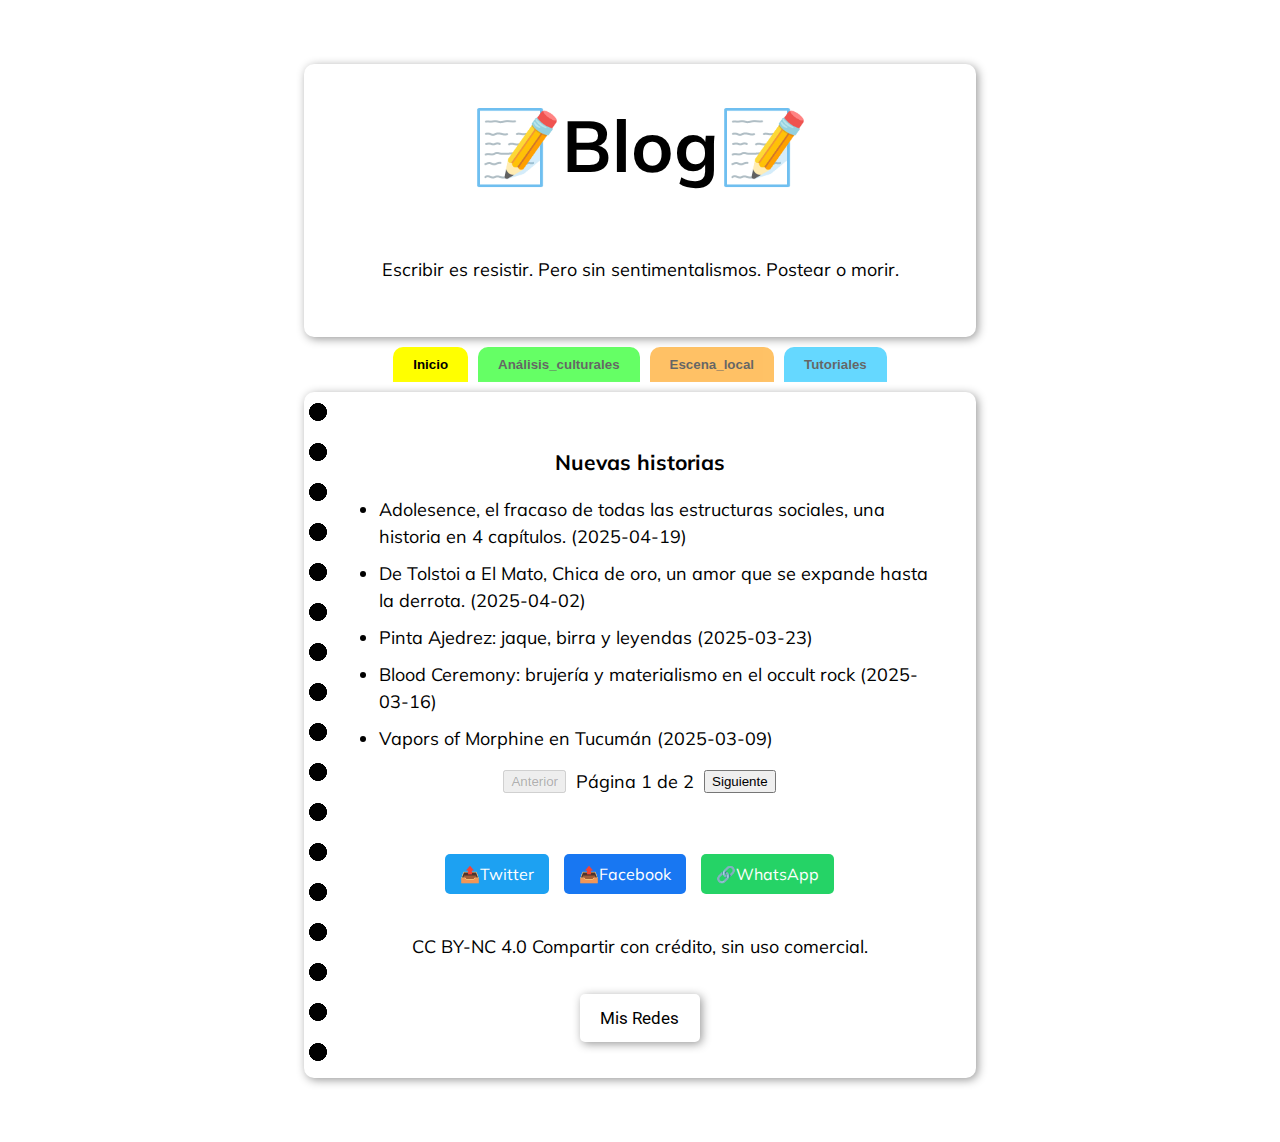
<file: blog/index.html>
<!DOCTYPE html>
<html lang="es">
<head>
    <meta charset="UTF-8">
    <meta name="viewport" content="width=device-width, initial-scale=1.0">
    <link rel="icon" type="image/x-icon" href="BlogIco.png">
    <title>Blog</title>
    <link rel="stylesheet" href="../style.css">
</head>
<body>
    <header class="container blog-header">
        <h1 class="catastrofe">📝Blog📝</h1>
        <p class="intro">Escribir es resistir. Pero sin sentimentalismos. Postear o morir.</p>
    </header>
    <div class="tabb">
        <button class="tablinks tabb-inicio active" data-tab="Inicio" onclick="openTab(event, 'Inicio')">Inicio</button>
        <button class="tablinks tabb-analisis" data-tab="Análisis_culturales" onclick="openTab(event, 'Análisis_culturales')">Análisis_culturales</button>
        <button class="tablinks tabb-escena" data-tab="Escena_local" onclick="openTab(event, 'Escena_local')">Escena_local</button>
        <button class="tablinks tabb-tutoriales" data-tab="Tutoriales" onclick="openTab(event, 'Tutoriales')">Tutoriales</button>
    </div>
    <main class="container">
        <div id="Inicio" class="tabcontent active">
            <h3>Nuevas historias</h3>
            <ul id="post-list"></ul>
            <div id="pagination.inicio">
                <button class="prevPage" disabled>Anterior</button>
                <span class="pageInfo"></span>
                <button class="nextPage">Siguiente</button>
            </div>
        </div>

        <div id="Análisis_culturales" class="tabcontent">
            <h3>Ensayos, reseñas y análisis de música, cine, y temas culturales en general.</h3>
            <ul id="post-list"></ul>
            <div id="pagination.analisis">
                <button class="prevPage" disabled>Anterior</button>
                <span class="pageInfo"></span>
                <button class="nextPage">Siguiente</button>
            </div>
        </div>

        <div id="Escena_local" class="tabcontent">
            <h3>Difusión y crónicas de eventos locales.</h3>
            <ul id="post-list"></ul>
            <div id="pagination.escena">
                <button class="prevPage" disabled>Anterior</button>
                <span class="pageInfo"></span>
                <button class="nextPage">Siguiente</button>
            </div>
        </div>
                
        <div id="Tutoriales" class="tabcontent">
            <h3>Guías no tan prácticas sobre tecnología, hardware, software, gastronomía y self-hosting</h3>
            <ul id="post-list"></ul>
            <div id="pagination.tutoriales">
                <button class="prevPage" disabled>Anterior</button>
                <span class="pageInfo"></span>
                <button class="nextPage">Siguiente</button>
            </div>
        </div>

        <div class="share-buttons">
            <a href="#" class="share-link" data-network="twitter">📤Twitter</a>
            <a href="#" class="share-link" data-network="facebook">📤Facebook</a>            
            <a href="#" class="share-link" data-network="whatsapp">🔗WhatsApp</a>
        </div>
        
        <div>
            <a class="intro" href="https://creativecommons.org/licenses/by-nc-sa/4.0/">CC BY-NC 4.0 Compartir con crédito, sin uso comercial.</a>    
        </div>
       
        <div>
            <button class="button" onclick="location.href='../index.html'">Mis Redes</button>
        </div>
    </main>
    <script src="blog.js"></script>
</body>
</html>
</file>
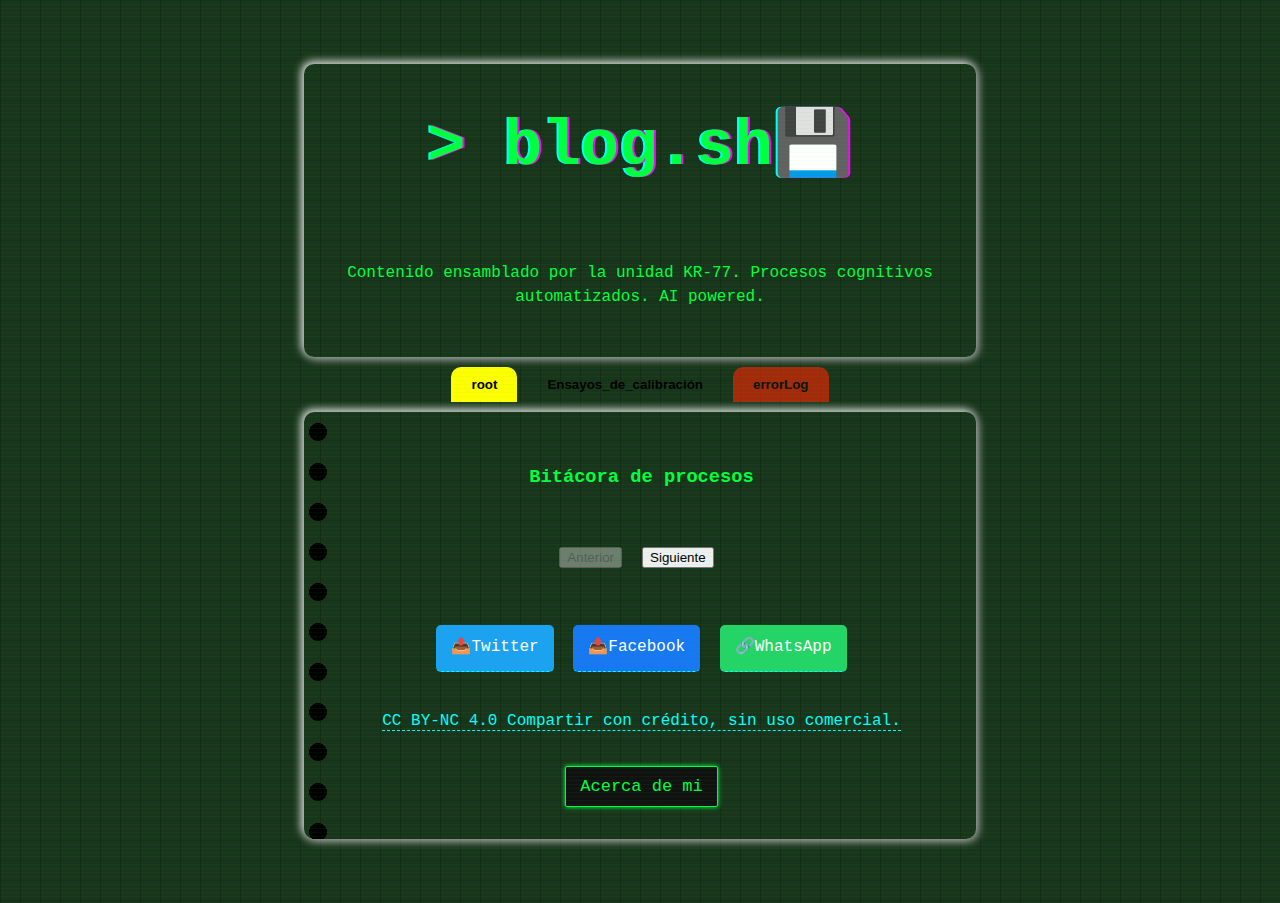
<file: exmachina/index.html>
<!DOCTYPE html>
<html lang="es">
<head>
    <meta charset="UTF-8">
    <meta name="viewport" content="width=device-width, initial-scale=1.0">
    <link rel="icon" type="image/x-icon" href="BlogIco.png">
    <title>> blog.sh</title>
    <link rel="stylesheet" href="../exmachina/style-bladerunner.css">
</head>
<body>
    <header class="container blog-header">
        <h1 class="catastrofe">> blog.sh💾</h1>
        <p class="intro">Contenido ensamblado por la unidad KR-77. Procesos cognitivos automatizados. AI powered.</p>
    </header>
    <div class="tabb">
        <button class="tablinks tabb-root active" data-tab="root" onclick="openTab(event, 'root')">root</button>
        <button class="tablinks tabb-ensayos" data-tab="Ensayos_de_calibración" onclick="openTab(event, 'Ensayos_de_calibración')">Ensayos_de_calibración</button>
        <button class="tablinks tabb-error" data-tab="errorLog" onclick="openTab(event, 'errorLog')">errorLog</button>
    </div>
    <main class="container">
        <div id="root" class="tabcontent active">
            <h3>Bitácora de procesos</h3>
            <ul class="post-list"></ul>
            <div id="pagination.root">
                <button class="prevPage" disabled>Anterior</button>
                <span class="pageInfo"></span>
                <button class="nextPage">Siguiente</button>
                <span class="pageInfo"></span>
            </div>
        </div>

        <div id="Ensayos_de_calibración" class="tabcontent">
            <h3> Procesado por agentes mecánicos hasta alcanzar estado terminal. Tolerancia: ±0.50mm.</h3>
            <ul class="post-list"></ul>
            <div id="pagination.ensayos">
                <button class="prevPage" disabled>Anterior</button>
                <span class="pageInfo"></span>
                <button class="nextPage">Siguiente</button>
                <span class="pageInfo"></span>
            </div>
        </div>
                
        <div id="errorLog" class="tabcontent">
            <h3>Contradicciones internas y articulos fallidos</h3>
            <ul class="post-list"></ul>
            <div id="pagination.errorLog">
                <button class="prevPage" disabled>Anterior</button>
                <span class="pageInfo"></span>
                <button class="nextPage">Siguiente</button>
                <span class="pageInfo"></span>
            </div>
        </div>

        <div class="share-buttons">
            <a href="#" class="share-link" data-network="twitter">📤Twitter</a>
            <a href="#" class="share-link" data-network="facebook">📤Facebook</a>            
            <a href="#" class="share-link" data-network="whatsapp">🔗WhatsApp</a>
        </div>
        
        <div>
            <a class="intro" href="https://creativecommons.org/licenses/by-nc-sa/4.0/">CC BY-NC 4.0 Compartir con crédito, sin uso comercial.</a>    
        </div>
       
        <div>
            <button class="button" onclick="location.href='../index.html'">Acerca de mi</button>
        </div>
    </main>
    <script src="exmachina.js"></script>
</body>
</html>
</file>
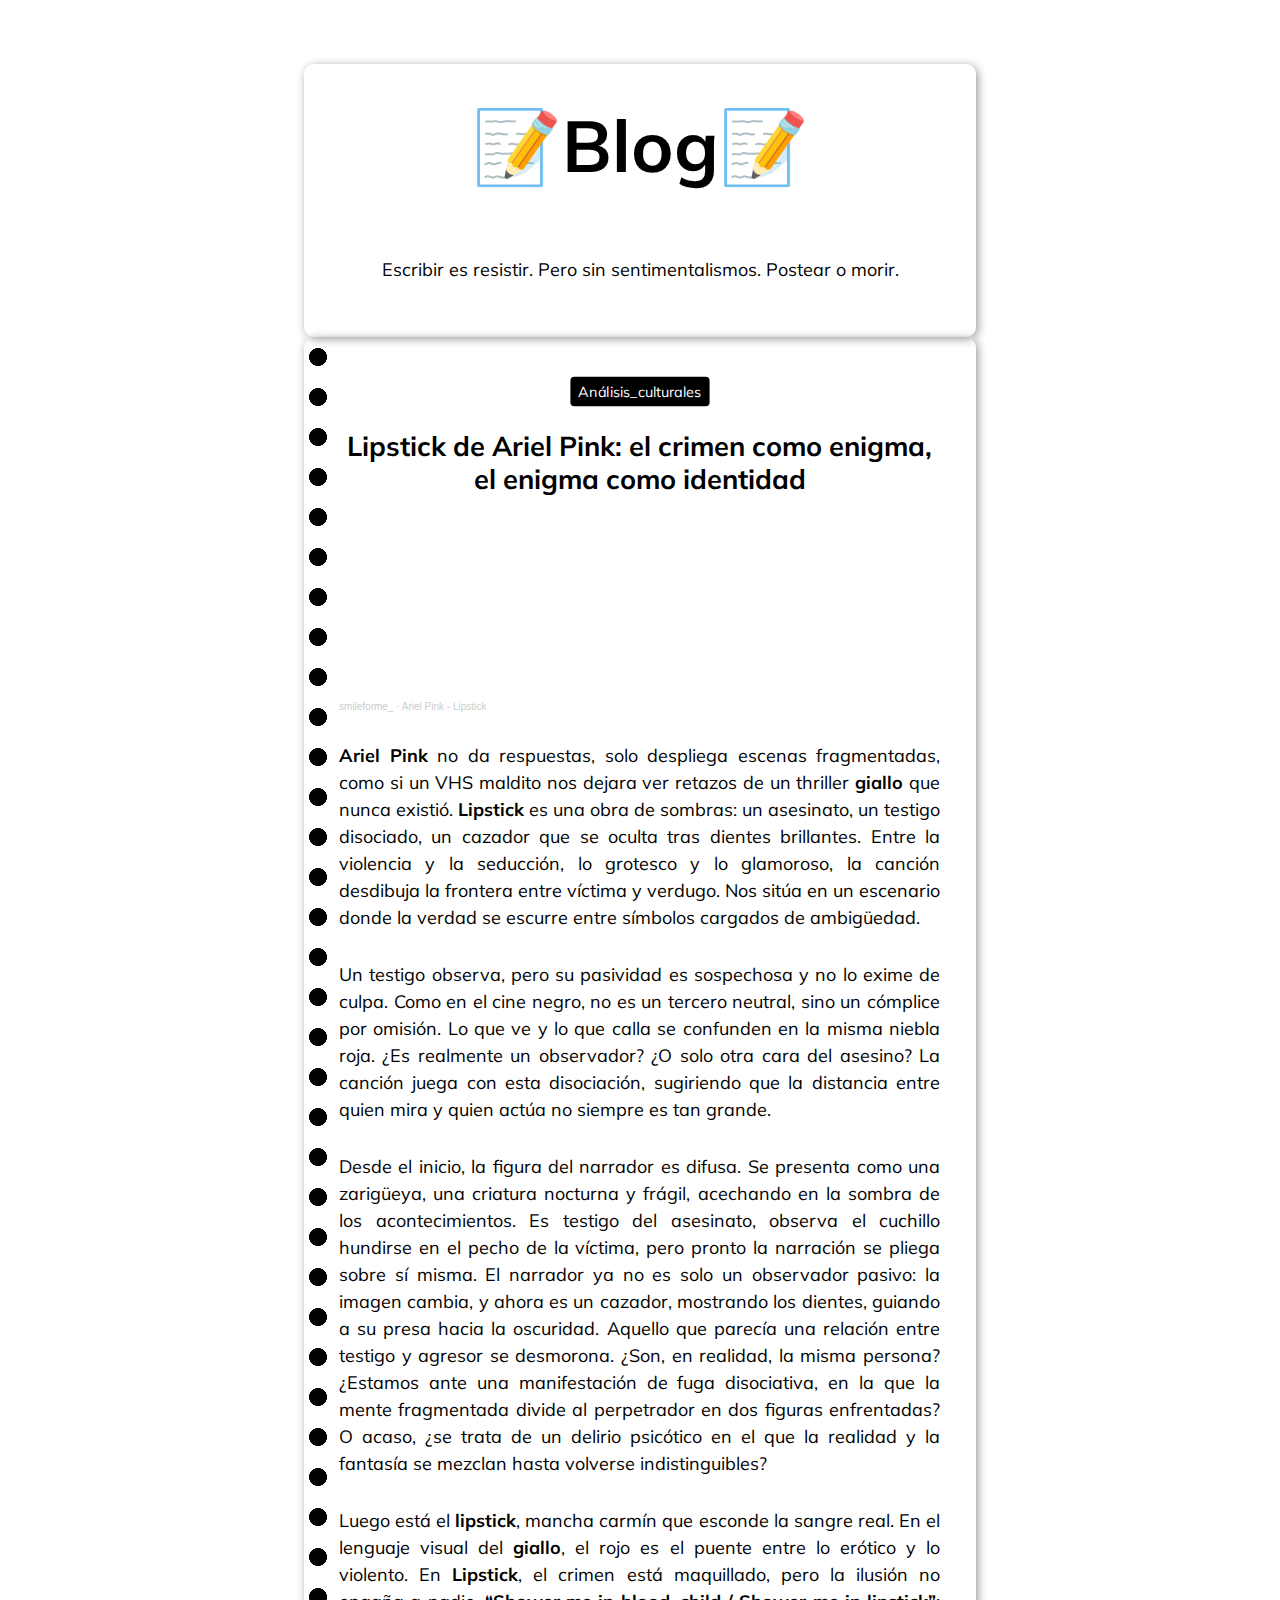
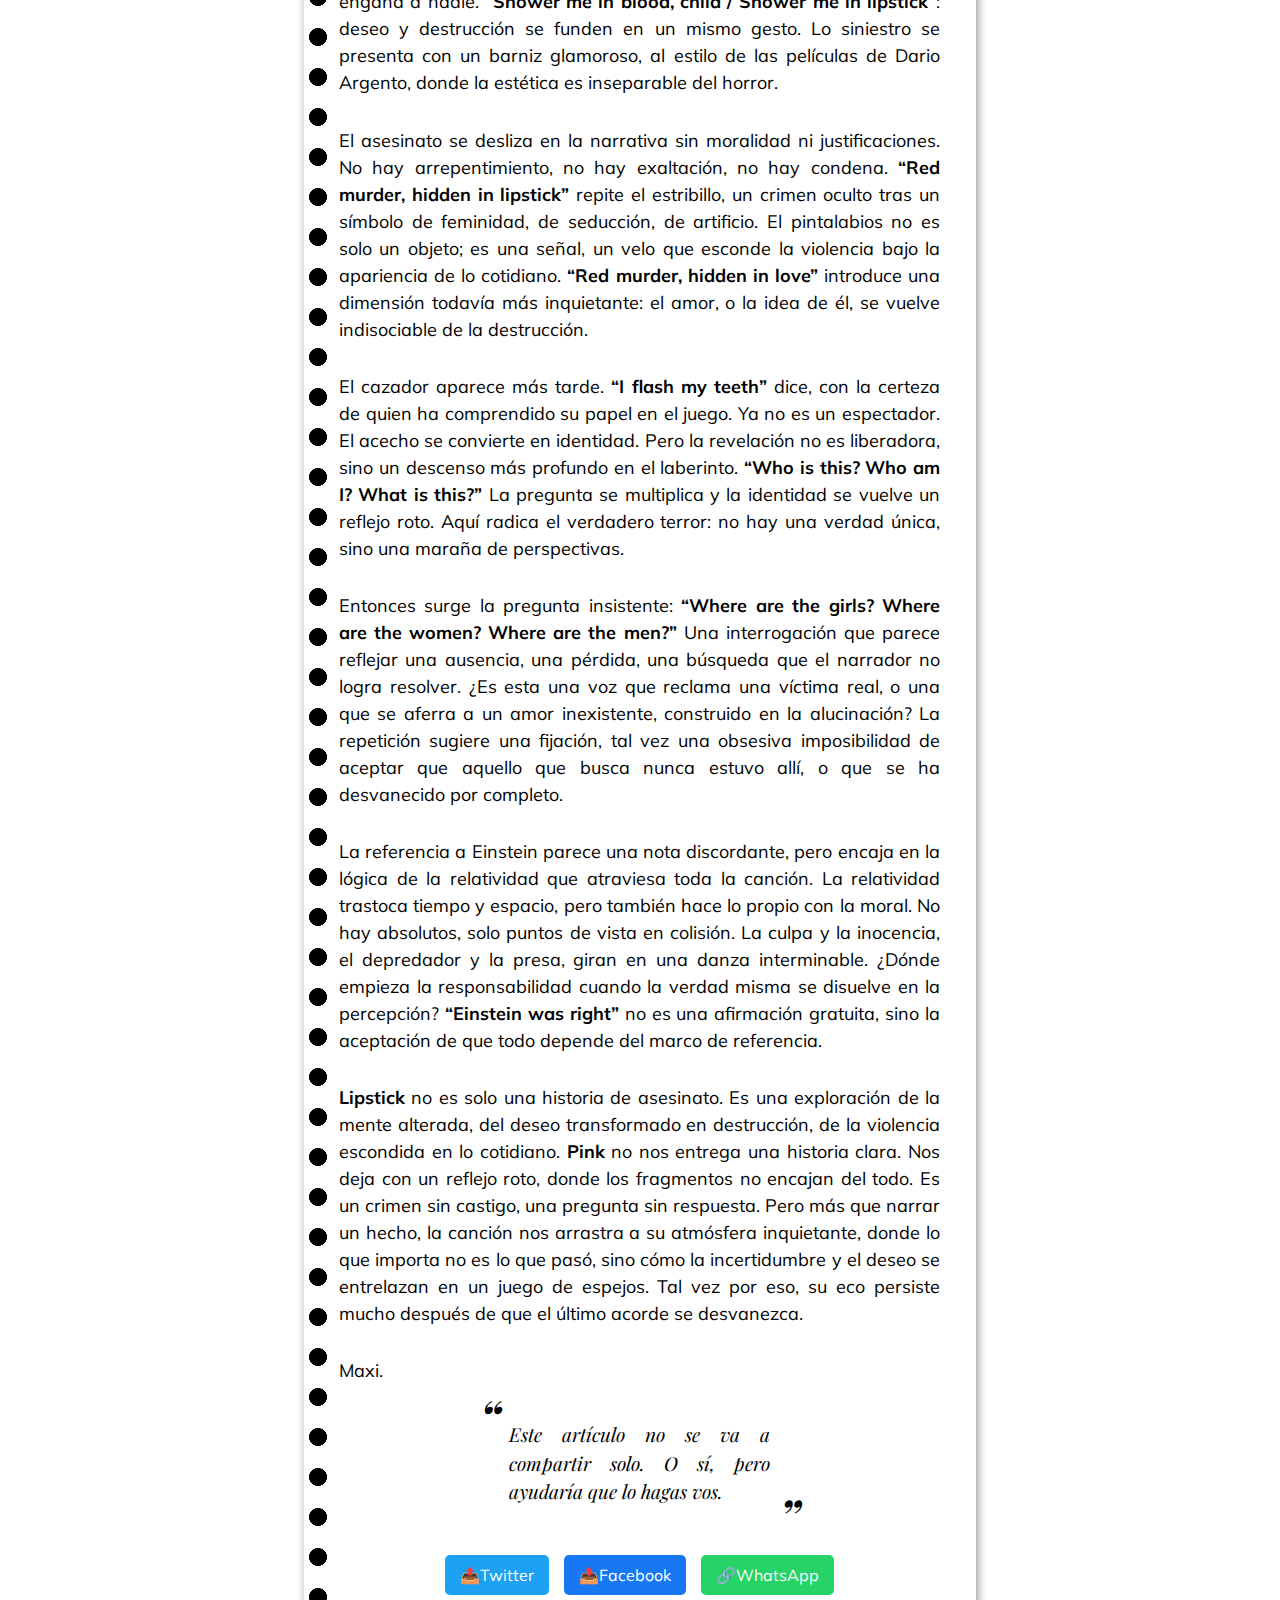
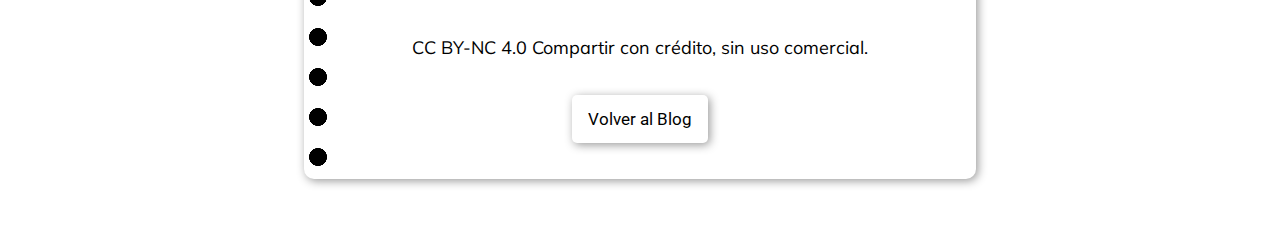
<file: blog/entradas/2025-01-19-Lipstick.html>
<!DOCTYPE html>
<html lang="es">
<head>
    <title>"Lipstick de Ariel Pink, el crimen como enigma, el enigma como identidad"</title>
    <meta charset="UTF-8">
    <meta name="viewport" content="width=device-width, initial-scale=1.0">
    <meta property="og:site_name" content="Blog. Postear o morir.">
    <meta property="og:image" content="../BlogIco.png">
    <meta name="description" content="Analisis del enigma criminal en
Lipstick de Ariel Pink y su relacion con la identidad">
    <meta property="og:title" content="Lipstick de Ariel Pink, el crimen
como enigma, el enigma como identidad">
    <meta property="og:description" content="Analisis del enigma
criminal en Lipstick de Ariel Pink y su relacion con la identidad">
    <meta property="og:type" content="article">
    <meta name="category" content="Análisis_culturales">
    <meta property="og:url" content="">
    <link rel="icon" type="image/x-icon" href="../BlogIco.png">
    <link rel="stylesheet" href="../../style.css">
</head>
<body>
    <header class="container blog-header">
        <h1 class="catastrofe">📝Blog📝</h1>
        <p style="text-align: center;">Escribir es resistir. Pero sin sentimentalismos. Postear o morir.</p>
    </header>
    <main class="container">
        <article>
            <div class="tagcontainer">
                <p class="tag">Análisis_culturales</p>
            </div>
            <h1
            id="lipstick-de-ariel-pink-el-crimen-como-enigma-el-enigma-como-identidad">Lipstick
            de Ariel Pink: el crimen como enigma, el enigma como
            identidad</h1>
            <iframe width="100%" height="166" scrolling="no" frameborder="no" allow="autoplay" src="https://w.soundcloud.com/player/?url=https%3A//api.soundcloud.com/tracks/189366300&amp;color=%23ff5500&amp;auto_play=false&amp;hide_related=false&amp;show_comments=true&amp;show_user=true&amp;show_reposts=false&amp;show_teaser=true">
            </iframe>
            <div
            style="font-size: 10px; color: #cccccc;line-break: anywhere;word-break: normal;overflow: hidden;white-space: nowrap;text-overflow: ellipsis; font-family: Interstate,Lucida Grande,Lucida Sans Unicode,Lucida Sans,Garuda,Verdana,Tahoma,sans-serif;font-weight: 100;">
            <a href="https://soundcloud.com/smileforme-3" title="smileforme_" target="_blank" style="color: #cccccc; text-decoration: none;">smileforme_</a>
            ·
            <a href="https://soundcloud.com/smileforme-3/ariel-pink-lipstick" title="Ariel Pink - Lipstick" target="_blank" style="color: #cccccc; text-decoration: none;">Ariel
            Pink - Lipstick</a>
            </div>
            <p><strong>Ariel Pink</strong> no da respuestas, solo despliega escenas
            fragmentadas, como si un VHS maldito nos dejara ver retazos
            de un thriller <strong>giallo</strong> que nunca existió.
            <strong>Lipstick</strong> es una obra de sombras: un asesinato, un
            testigo disociado, un cazador que se oculta tras dientes
            brillantes. Entre la violencia y la seducción, lo grotesco y
            lo glamoroso, la canción desdibuja la frontera entre víctima
            y verdugo. Nos sitúa en un escenario donde la verdad se
            escurre entre símbolos cargados de ambigüedad.</p>
            <p>Un testigo observa, pero su pasividad es sospechosa y no
            lo exime de culpa. Como en el cine negro, no es un tercero
            neutral, sino un cómplice por omisión. Lo que ve y lo que
            calla se confunden en la misma niebla roja. ¿Es realmente un
            observador? ¿O solo otra cara del asesino? La canción juega
            con esta disociación, sugiriendo que la distancia entre
            quien mira y quien actúa no siempre es tan grande.</p>
            <p>Desde el inicio, la figura del narrador es difusa. Se
            presenta como una zarigüeya, una criatura nocturna y frágil,
            acechando en la sombra de los acontecimientos. Es testigo
            del asesinato, observa el cuchillo hundirse en el pecho de
            la víctima, pero pronto la narración se pliega sobre sí
            misma. El narrador ya no es solo un observador pasivo: la
            imagen cambia, y ahora es un cazador, mostrando los dientes,
            guiando a su presa hacia la oscuridad. Aquello que parecía
            una relación entre testigo y agresor se desmorona. ¿Son, en
            realidad, la misma persona? ¿Estamos ante una manifestación
            de fuga disociativa, en la que la mente fragmentada divide
            al perpetrador en dos figuras enfrentadas? O acaso, ¿se
            trata de un delirio psicótico en el que la realidad y la
            fantasía se mezclan hasta volverse indistinguibles?</p>
            <p>Luego está el <strong>lipstick</strong>, mancha carmín que
            esconde la sangre real. En el lenguaje visual del
            <b>giallo</b>, el rojo es el puente entre lo erótico y lo
            violento. En <b>Lipstick</b>, el crimen está maquillado,
            pero la ilusión no engaña a nadie. <strong>“Shower me in blood,
            child / Shower me in lipstick”</strong>: deseo y destrucción se
            funden en un mismo gesto. Lo siniestro se presenta con un
            barniz glamoroso, al estilo de las películas de Dario
            Argento, donde la estética es inseparable del horror.</p>
            <p>El asesinato se desliza en la narrativa sin moralidad ni
            justificaciones. No hay arrepentimiento, no hay exaltación,
            no hay condena. <strong>“Red murder, hidden in lipstick”</strong>
            repite el estribillo, un crimen oculto tras un símbolo de
            feminidad, de seducción, de artificio. El pintalabios no es
            solo un objeto; es una señal, un velo que esconde la
            violencia bajo la apariencia de lo cotidiano. <strong>“Red
            murder, hidden in love”</strong> introduce una dimensión todavía
            más inquietante: el amor, o la idea de él, se vuelve
            indisociable de la destrucción.</p>
            <p>El cazador aparece más tarde. <strong>“I flash my teeth”</strong>
            dice, con la certeza de quien ha comprendido su papel en el
            juego. Ya no es un espectador. El acecho se convierte en
            identidad. Pero la revelación no es liberadora, sino un
            descenso más profundo en el laberinto. <strong>“Who is this? Who
            am I? What is this?”</strong> La pregunta se multiplica y la
            identidad se vuelve un reflejo roto. Aquí radica el
            verdadero terror: no hay una verdad única, sino una maraña
            de perspectivas.</p>
            <p>Entonces surge la pregunta insistente: <strong>“Where are the
            girls? Where are the women? Where are the men?”</strong> Una
            interrogación que parece reflejar una ausencia, una pérdida,
            una búsqueda que el narrador no logra resolver. ¿Es esta una
            voz que reclama una víctima real, o una que se aferra a un
            amor inexistente, construido en la alucinación? La
            repetición sugiere una fijación, tal vez una obsesiva
            imposibilidad de aceptar que aquello que busca nunca estuvo
            allí, o que se ha desvanecido por completo.</p>
            <p>La referencia a Einstein parece una nota discordante,
            pero encaja en la lógica de la relatividad que atraviesa
            toda la canción. La relatividad trastoca tiempo y espacio,
            pero también hace lo propio con la moral. No hay absolutos,
            solo puntos de vista en colisión. La culpa y la inocencia,
            el depredador y la presa, giran en una danza interminable.
            ¿Dónde empieza la responsabilidad cuando la verdad misma se
            disuelve en la percepción? <strong>“Einstein was right”</strong> no
            es una afirmación gratuita, sino la aceptación de que todo
            depende del marco de referencia.</p>
            <p><strong>Lipstick</strong> no es solo una historia de asesinato.
            Es una exploración de la mente alterada, del deseo
            transformado en destrucción, de la violencia escondida en lo
            cotidiano. <strong>Pink</strong> no nos entrega una historia clara. Nos
            deja con un reflejo roto, donde los fragmentos no encajan
            del todo. Es un crimen sin castigo, una pregunta sin
            respuesta. Pero más que narrar un hecho, la canción nos
            arrastra a su atmósfera inquietante, donde lo que importa no
            es lo que pasó, sino cómo la incertidumbre y el deseo se
            entrelazan en un juego de espejos. Tal vez por eso, su eco
            persiste mucho después de que el último acorde se
            desvanezca.</p>
            <p>Maxi.</p>
            <div class="bloque-compartir"></div>
            <div class="share-buttons">
                <a href="#" class="share-link" data-network="twitter">📤Twitter</a>
                <a href="#" class="share-link" data-network="facebook">📤Facebook</a>
                <a href="#" class="share-link" data-network="whatsapp">🔗WhatsApp</a>
            </div>
        </article>
        <a class="intro" href="https://creativecommons.org/licenses/by-nc-sa/4.0/">CC BY-NC 4.0 Compartir con crédito, sin uso comercial.</a></li>
        <div>
            <button class=button onclick="location.href='../index.html'">Volver al Blog</button>
        </div>
    </main>
    <script src="../blog.js"></script>
</body>
</html>
</file>
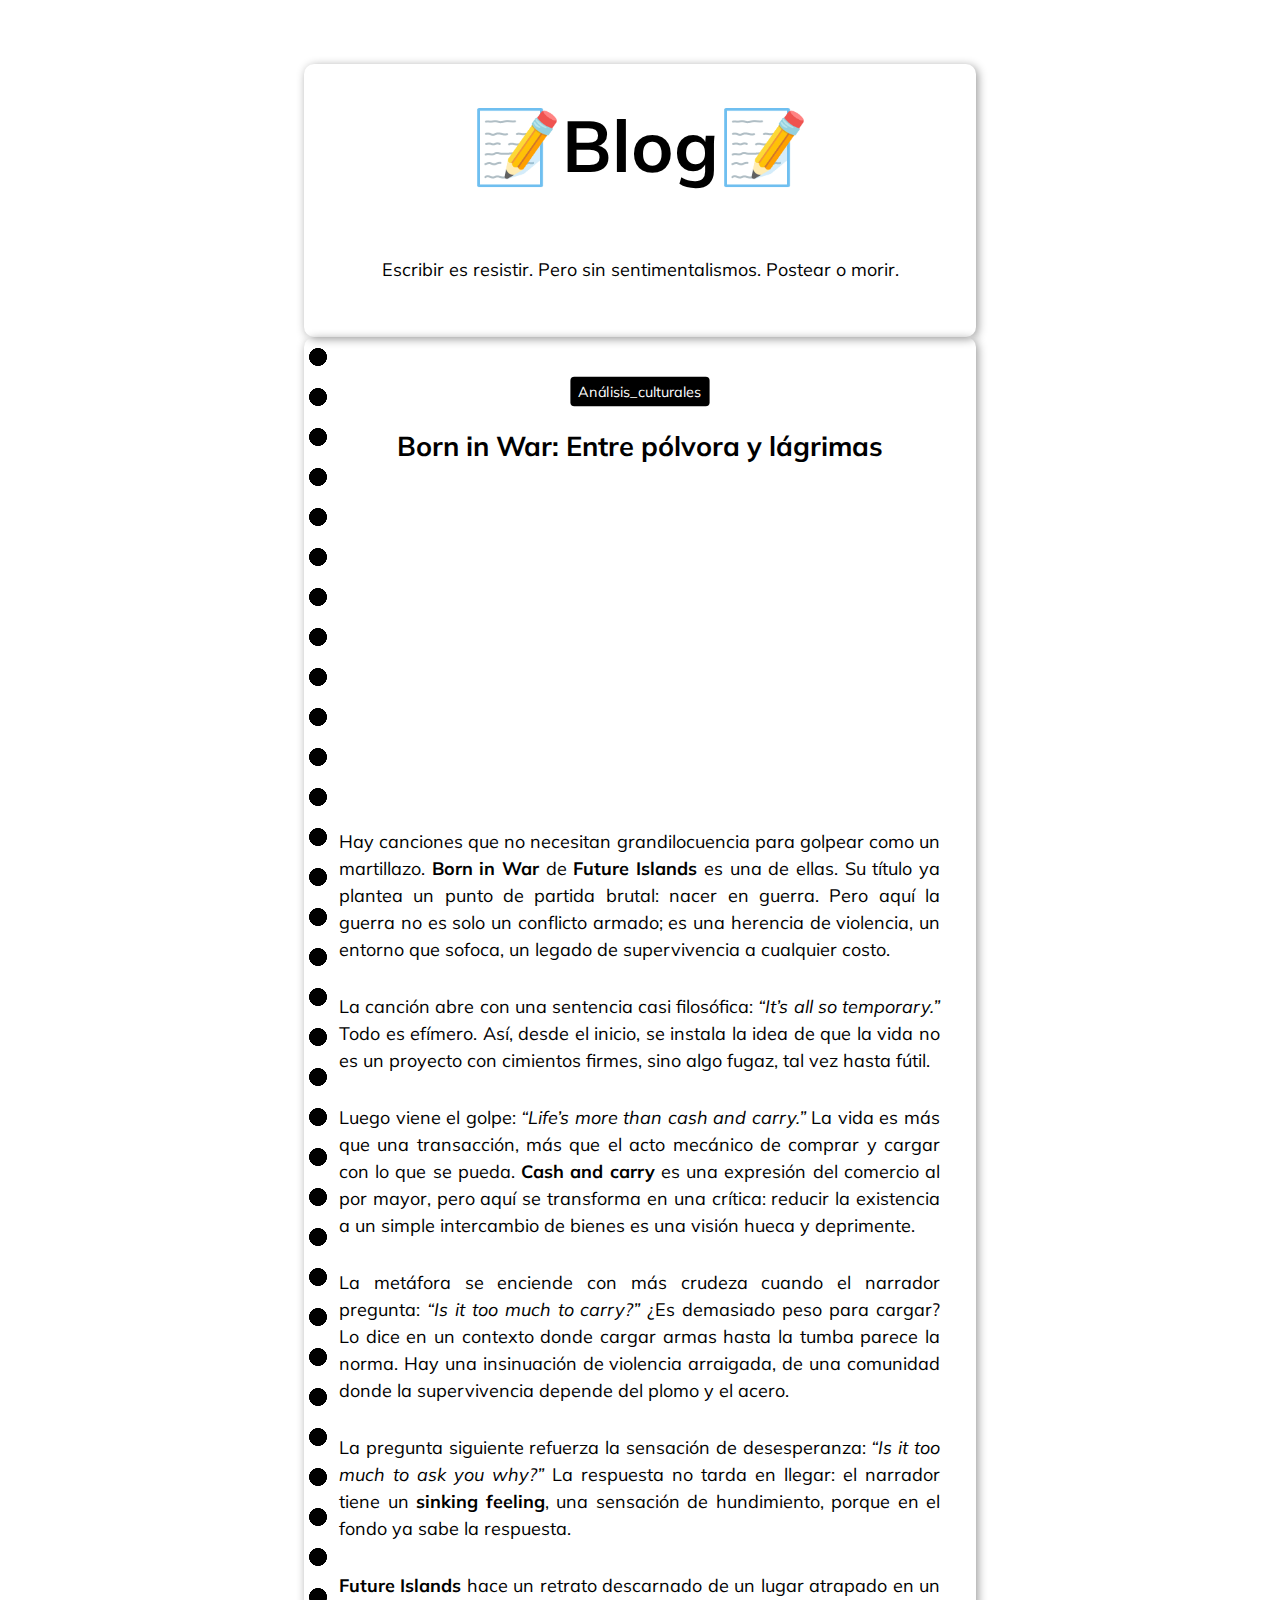
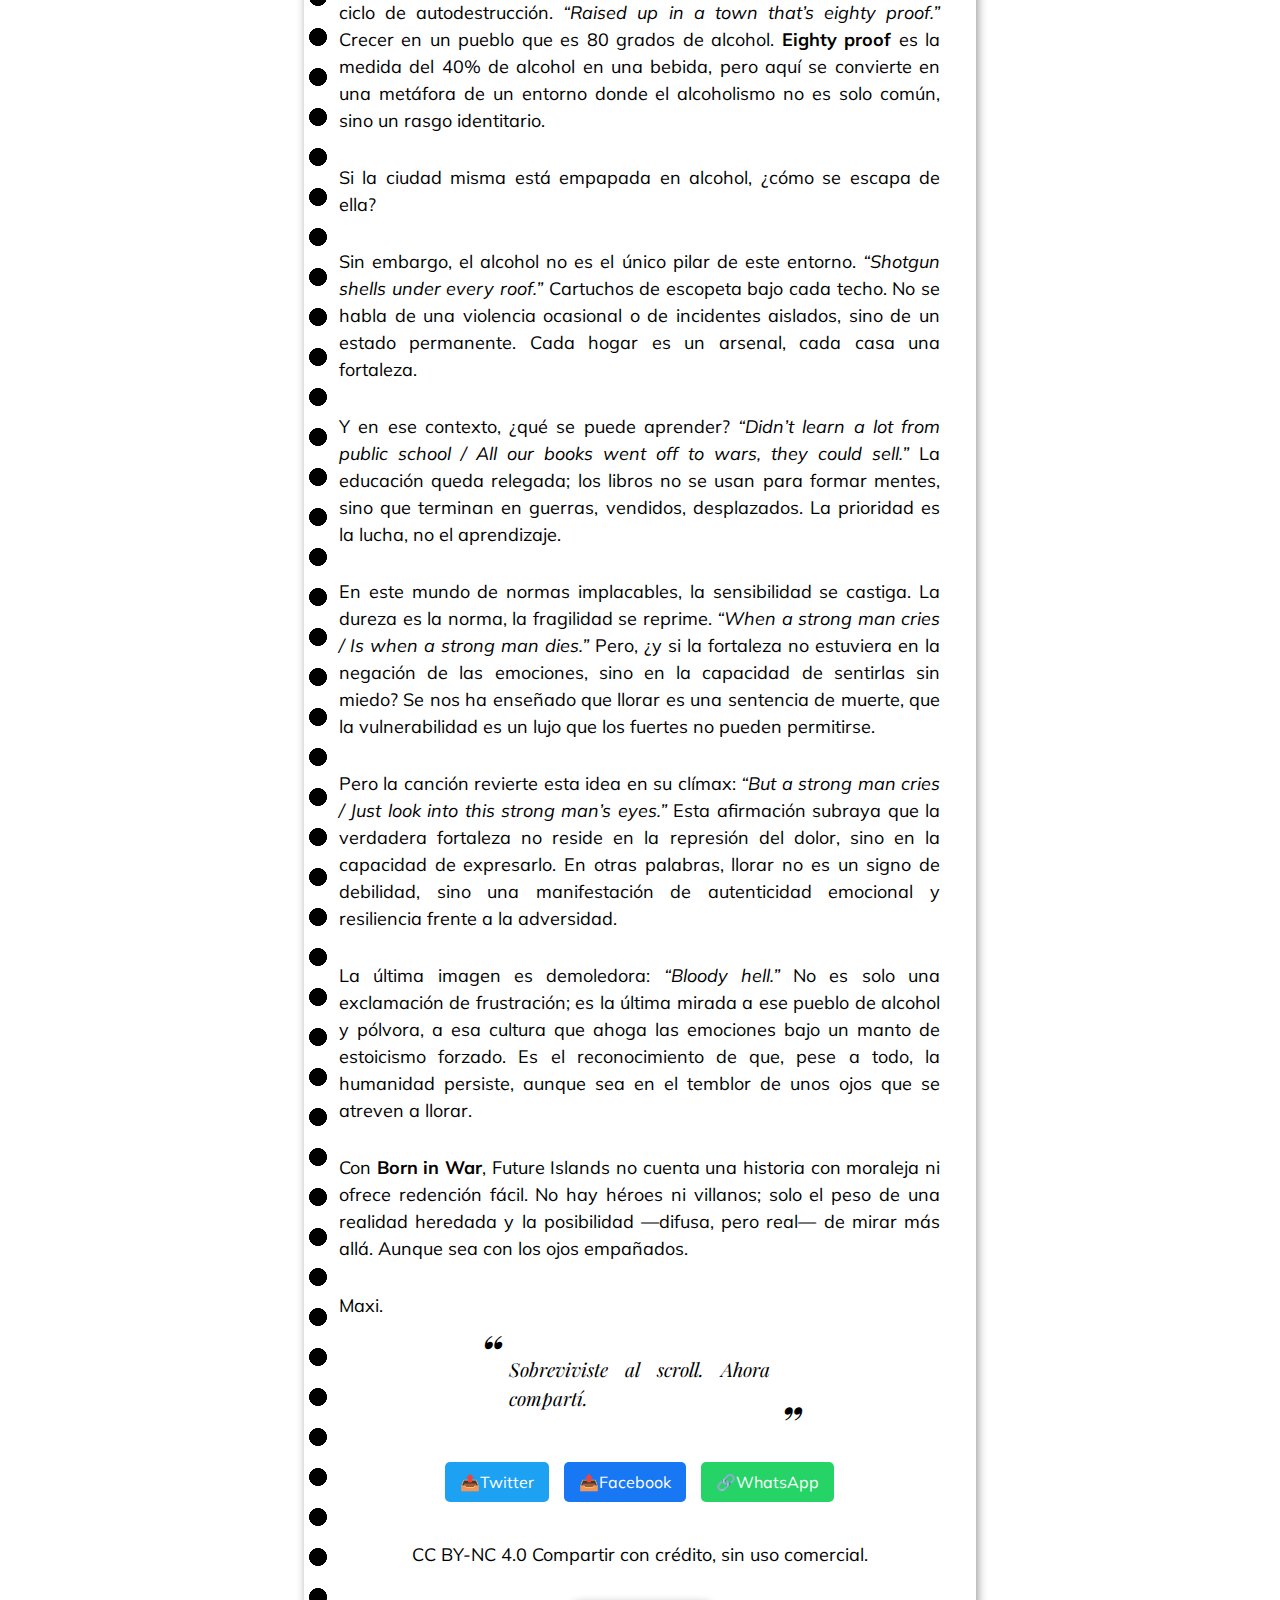
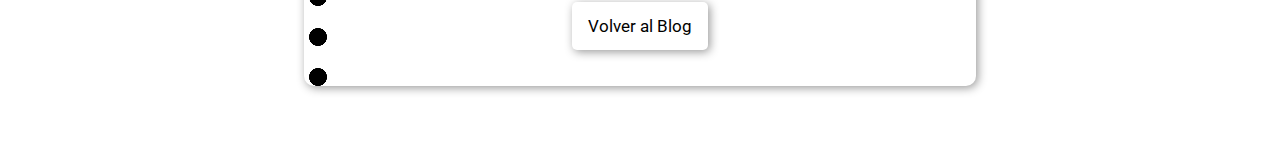
<file: blog/entradas/2025-02-02-BornInWar.html>
<!DOCTYPE html>
<html lang="es">
<head>
    <title>"Born in War de Future Islands, entre lágrimas y pólvora"</title>
    <meta charset="UTF-8">
    <meta name="viewport" content="width=device-width, initial-scale=1.0">
    <meta property="og:site_name" content="Blog. Postear o morir.">
    <meta property="og:image" content="../BlogIco.png">
    <meta name="description" content="Born in War explora un entorno
marcado por la violencia y la supervivencia">
    <meta property="og:title" content="Born in War de Future Islands,
entre lágrimas y pólvora">
    <meta property="og:description" content="Born in War explora un
entorno marcado por la violencia y la supervivencia">
    <meta property="og:type" content="article">
    <meta name="category" content="Análisis_culturales">
    <meta property="og:url" content="">
    <link rel="icon" type="image/x-icon" href="../BlogIco.png">
    <link rel="stylesheet" href="../../style.css">
</head>
<body>
    <header class="container blog-header">
        <h1 class="catastrofe">📝Blog📝</h1>
        <p style="text-align: center;">Escribir es resistir. Pero sin sentimentalismos. Postear o morir.</p>
    </header>
    <main class="container">
        <article>
            <div class="tagcontainer">
                <p class="tag">Análisis_culturales</p>
            </div>
            <h1 id="born-in-war-entre-pólvora-y-lágrimas">Born in War:
            Entre pólvora y lágrimas</h1>
            <iframe width="560" height="315" src="https://www.youtube.com/embed/kzNQMEGMbt8?si=Edz6ueb-J7NplXdi" title="YouTube video player" frameborder="0" allow="accelerometer; autoplay; clipboard-write; encrypted-media; gyroscope; picture-in-picture; web-share" referrerpolicy="strict-origin-when-cross-origin" allowfullscreen>
            </iframe>
            <p>Hay canciones que no necesitan grandilocuencia para
            golpear como un martillazo. <strong>Born in War</strong> de
            <strong>Future Islands</strong> es una de ellas. Su título ya plantea un
            punto de partida brutal: nacer en guerra. Pero aquí la
            guerra no es solo un conflicto armado; es una herencia de
            violencia, un entorno que sofoca, un legado de supervivencia
            a cualquier costo.</p>
            <p>La canción abre con una sentencia casi filosófica:
            <em>“It’s all so temporary.”</em> Todo es efímero. Así,
            desde el inicio, se instala la idea de que la vida no es un
            proyecto con cimientos firmes, sino algo fugaz, tal vez
            hasta fútil.</p>
            <p>Luego viene el golpe: <em>“Life’s more than cash and
            carry.”</em> La vida es más que una transacción, más que el
            acto mecánico de comprar y cargar con lo que se pueda.
            <strong>Cash and carry</strong> es una expresión del
            comercio al por mayor, pero aquí se transforma en una
            crítica: reducir la existencia a un simple intercambio de
            bienes es una visión hueca y deprimente.</p>
            <p>La metáfora se enciende con más crudeza cuando el
            narrador pregunta: <em>“Is it too much to carry?”</em> ¿Es
            demasiado peso para cargar? Lo dice en un contexto donde
            cargar armas hasta la tumba parece la norma. Hay una
            insinuación de violencia arraigada, de una comunidad donde
            la supervivencia depende del plomo y el acero.</p>
            <p>La pregunta siguiente refuerza la sensación de
            desesperanza: <em>“Is it too much to ask you why?”</em> La
            respuesta no tarda en llegar: el narrador tiene un
            <strong>sinking feeling</strong>, una sensación de
            hundimiento, porque en el fondo ya sabe la respuesta.</p>
            <p><strong>Future Islands</strong> hace un retrato descarnado de un lugar
            atrapado en un ciclo de autodestrucción. <em>“Raised up in
            a town that’s eighty proof.”</em> Crecer en un pueblo que es
            80 grados de alcohol. <strong>Eighty proof</strong> es la
            medida del 40% de alcohol en una bebida, pero aquí se
            convierte en una metáfora de un entorno donde el alcoholismo
            no es solo común, sino un rasgo identitario.</p>
            <p>Si la ciudad misma está empapada en alcohol, ¿cómo se
            escapa de ella?</p>
            <p>Sin embargo, el alcohol no es el único pilar de este
            entorno. <em>“Shotgun shells under every roof.”</em>
            Cartuchos de escopeta bajo cada techo. No se habla de una
            violencia ocasional o de incidentes aislados, sino de un
            estado permanente. Cada hogar es un arsenal, cada casa una
            fortaleza.</p>
            <p>Y en ese contexto, ¿qué se puede aprender? <em>“Didn’t
            learn a lot from public school / All our books went off to
            wars, they could sell.”</em> La educación queda relegada;
            los libros no se usan para formar mentes, sino que terminan
            en guerras, vendidos, desplazados. La prioridad es la lucha,
            no el aprendizaje.</p>
            <p>En este mundo de normas implacables, la sensibilidad se
            castiga. La dureza es la norma, la fragilidad se reprime. 
            <em>“When a strong man cries / Is when a strong man
            dies.”</em> Pero, ¿y si la fortaleza no estuviera en la
            negación de las emociones, sino en la capacidad de sentirlas
            sin miedo? Se nos ha enseñado que llorar es una sentencia de
            muerte, que la vulnerabilidad es un lujo que los fuertes no
            pueden permitirse.</p>
            <p>Pero la canción revierte esta idea en su clímax: 
            <em>“But a strong man cries / Just look into this strong
            man’s eyes.”</em> Esta afirmación subraya que la verdadera
            fortaleza no reside en la represión del dolor, sino en la
            capacidad de expresarlo. En otras palabras, llorar no es un
            signo de debilidad, sino una manifestación de autenticidad
            emocional y resiliencia frente a la adversidad.</p>
            <p>La última imagen es demoledora: <em>“Bloody hell.”</em>
            No es solo una exclamación de frustración; es la última
            mirada a ese pueblo de alcohol y pólvora, a esa cultura que
            ahoga las emociones bajo un manto de estoicismo forzado. Es
            el reconocimiento de que, pese a todo, la humanidad
            persiste, aunque sea en el temblor de unos ojos que se
            atreven a llorar.</p>
            <p>Con <strong>Born in War</strong>, Future Islands no
            cuenta una historia con moraleja ni ofrece redención fácil.
            No hay héroes ni villanos; solo el peso de una realidad
            heredada y la posibilidad —difusa, pero real— de mirar más
            allá. Aunque sea con los ojos empañados.</p>
            <p>Maxi.</p>
            <div class="bloque-compartir"></div>
            <div class="share-buttons">
                <a href="#" class="share-link" data-network="twitter">📤Twitter</a>
                <a href="#" class="share-link" data-network="facebook">📤Facebook</a>
                <a href="#" class="share-link" data-network="whatsapp">🔗WhatsApp</a>
            </div>
        </article>
        <a class="intro" href="https://creativecommons.org/licenses/by-nc-sa/4.0/">CC BY-NC 4.0 Compartir con crédito, sin uso comercial.</a></li>
        <div>
            <button class=button onclick="location.href='../index.html'">Volver al Blog</button>
        </div>
    </main>
    <script src="../blog.js"></script>
</body>
</html>
</file>
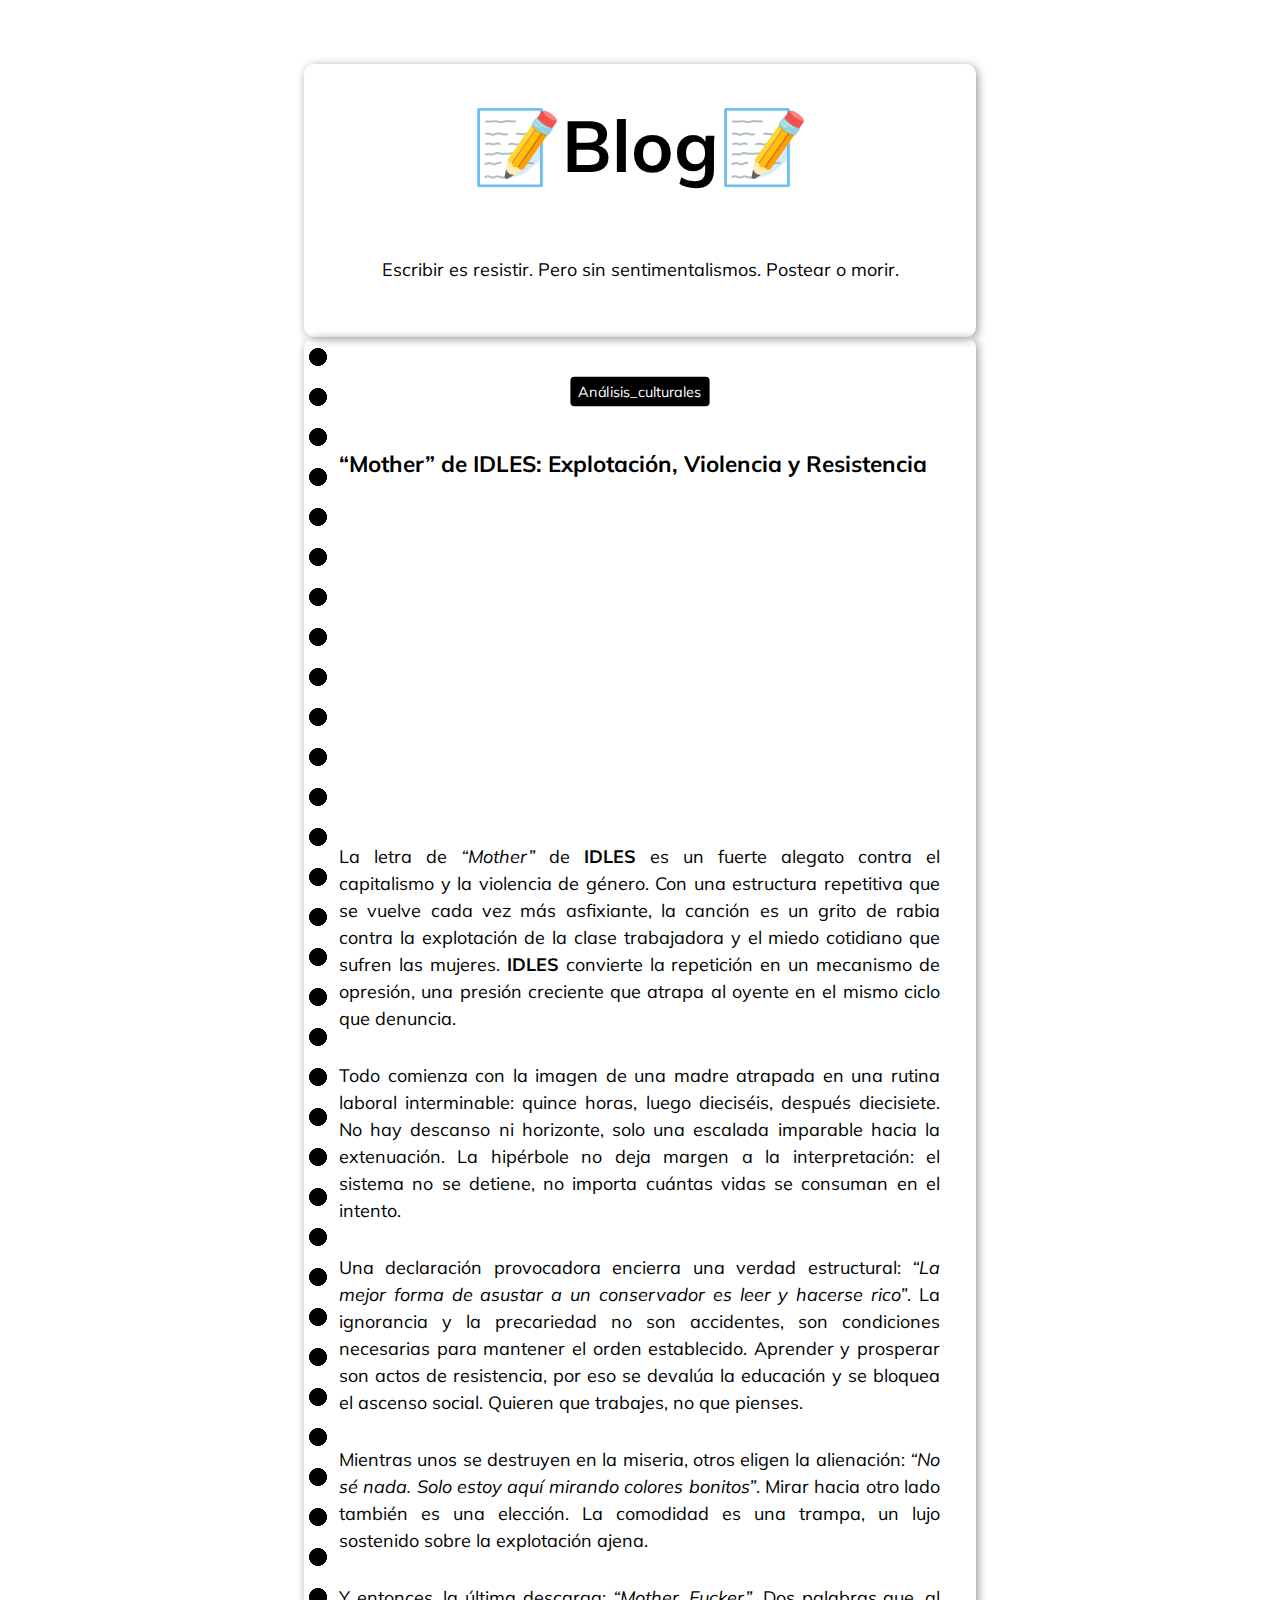
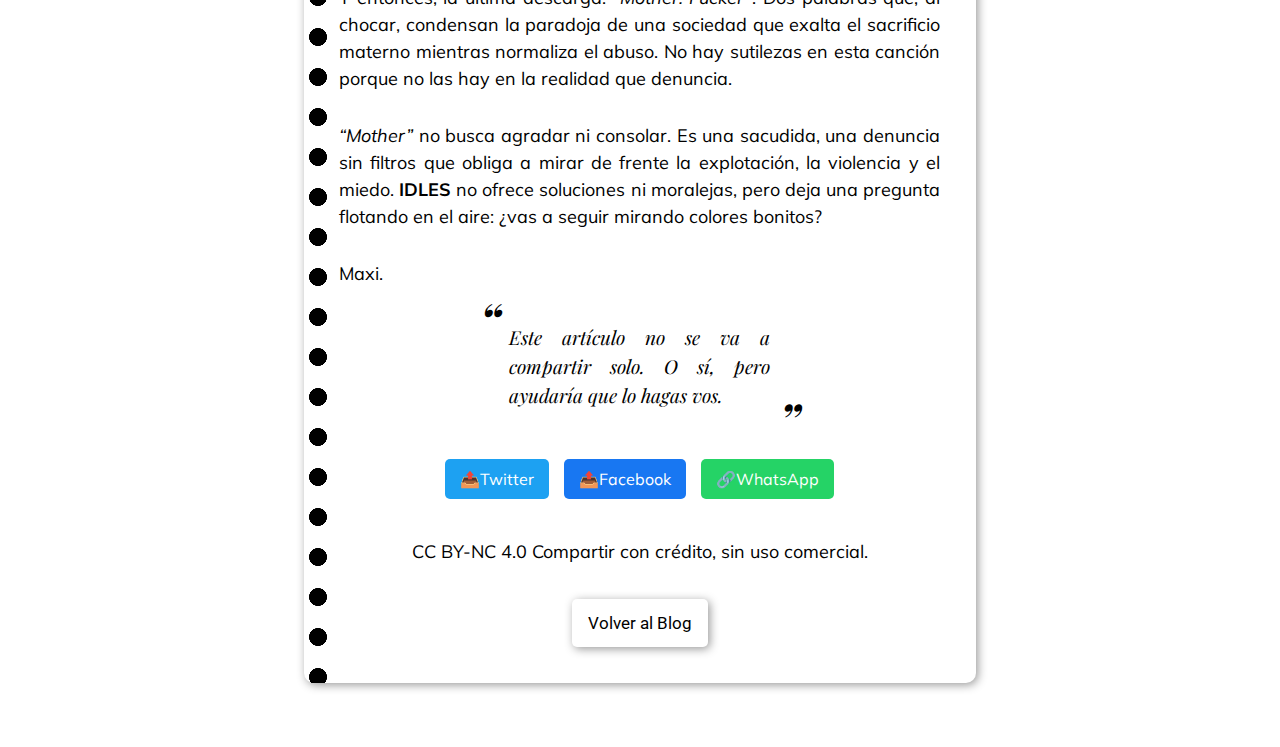
<file: blog/entradas/2025-02-09-Mother.html>
<!DOCTYPE html>
<html lang="es">
<head>
    <title>"Mother de IDLES, explotacion, violencia, resistencia"</title>
    <meta charset="UTF-8">
    <meta name="viewport" content="width=device-width, initial-scale=1.0">
    <meta property="og:site_name" content="Blog. Postear o morir.">
    <meta property="og:image" content="../BlogIco.png">
    <meta name="description" content="La letra de Mother de IDLES es un
fuerte alegato contra el capitalismo y la violencia de genero">
    <meta property="og:title" content="Mother de IDLES, explotacion,
violencia, resistencia">
    <meta property="og:description" content="La letra de Mother de IDLES
es un fuerte alegato contra el capitalismo y la violencia de genero">
    <meta property="og:type" content="article">
    <meta name="category" content="Análisis_culturales">
    <meta property="og:url" content="">
    <link rel="icon" type="image/x-icon" href="../BlogIco.png">
    <link rel="stylesheet" href="../../style.css">
</head>
<body>
    <header class="container blog-header">
        <h1 class="catastrofe">📝Blog📝</h1>
        <p style="text-align: center;">Escribir es resistir. Pero sin sentimentalismos. Postear o morir.</p>
    </header>
    <main class="container">
        <article>
            <div class="tagcontainer">
                <p class="tag">Análisis_culturales</p>
            </div>
            <h2
            id="mother-de-idles-explotación-violencia-y-resistencia">“Mother”
            de IDLES: Explotación, Violencia y Resistencia</h2>
            <iframe width="560" height="315" src="https://www.youtube.com/embed/Ry5c3NLpn_4?si=a-VSSK274q2QhATo" title="YouTube video player" frameborder="0" allow="accelerometer; autoplay; clipboard-write; encrypted-media; gyroscope; picture-in-picture; web-share" referrerpolicy="strict-origin-when-cross-origin" allowfullscreen>
            </iframe>
            <p>La letra de <em>“Mother”</em> de <strong>IDLES</strong>
            es un fuerte alegato contra el capitalismo y la violencia de
            género. Con una estructura repetitiva que se vuelve cada vez
            más asfixiante, la canción es un grito de rabia contra la
            explotación de la clase trabajadora y el miedo cotidiano que
            sufren las mujeres. <strong>IDLES</strong> convierte la
            repetición en un mecanismo de opresión, una presión
            creciente que atrapa al oyente en el mismo ciclo que
            denuncia.</p>
            <p>Todo comienza con la imagen de una madre atrapada en una
            rutina laboral interminable: quince horas, luego dieciséis,
            después diecisiete. No hay descanso ni horizonte, solo una
            escalada imparable hacia la extenuación. La hipérbole no
            deja margen a la interpretación: el sistema no se detiene,
            no importa cuántas vidas se consuman en el intento.</p>
            <p>Una declaración provocadora encierra una verdad
            estructural: <em>“La mejor forma de asustar a un conservador
            es leer y hacerse rico”</em>. La ignorancia y la precariedad
            no son accidentes, son condiciones necesarias para mantener
            el orden establecido. Aprender y prosperar son actos de
            resistencia, por eso se devalúa la educación y se bloquea el
            ascenso social. Quieren que trabajes, no que pienses.</p>
            <p>Mientras unos se destruyen en la miseria, otros eligen la
            alienación: <em>“No sé nada. Solo estoy aquí mirando colores
            bonitos”</em>. Mirar hacia otro lado también es una
            elección. La comodidad es una trampa, un lujo sostenido
            sobre la explotación ajena.</p>
            <p>Y entonces, la última descarga: <em>“Mother.
            Fucker”</em>. Dos palabras que, al chocar, condensan la
            paradoja de una sociedad que exalta el sacrificio materno
            mientras normaliza el abuso. No hay sutilezas en esta
            canción porque no las hay en la realidad que denuncia.</p>
            <p><em>“Mother”</em> no busca agradar ni consolar. Es una
            sacudida, una denuncia sin filtros que obliga a mirar de
            frente la explotación, la violencia y el miedo.
            <strong>IDLES</strong> no ofrece soluciones ni moralejas,
            pero deja una pregunta flotando en el aire: ¿vas a seguir
            mirando colores bonitos?</p>
            <p>Maxi.</p>
            <div class="bloque-compartir"></div>
            <div class="share-buttons">
                <a href="#" class="share-link" data-network="twitter">📤Twitter</a>
                <a href="#" class="share-link" data-network="facebook">📤Facebook</a>
                <a href="#" class="share-link" data-network="whatsapp">🔗WhatsApp</a>
            </div>
        </article>
        <a class="intro" href="https://creativecommons.org/licenses/by-nc-sa/4.0/">CC BY-NC 4.0 Compartir con crédito, sin uso comercial.</a></li>
        <div>
            <button class=button onclick="location.href='../index.html'">Volver al Blog</button>
        </div>
    </main>
    <script src="../blog.js"></script>
</body>
</html>
</file>
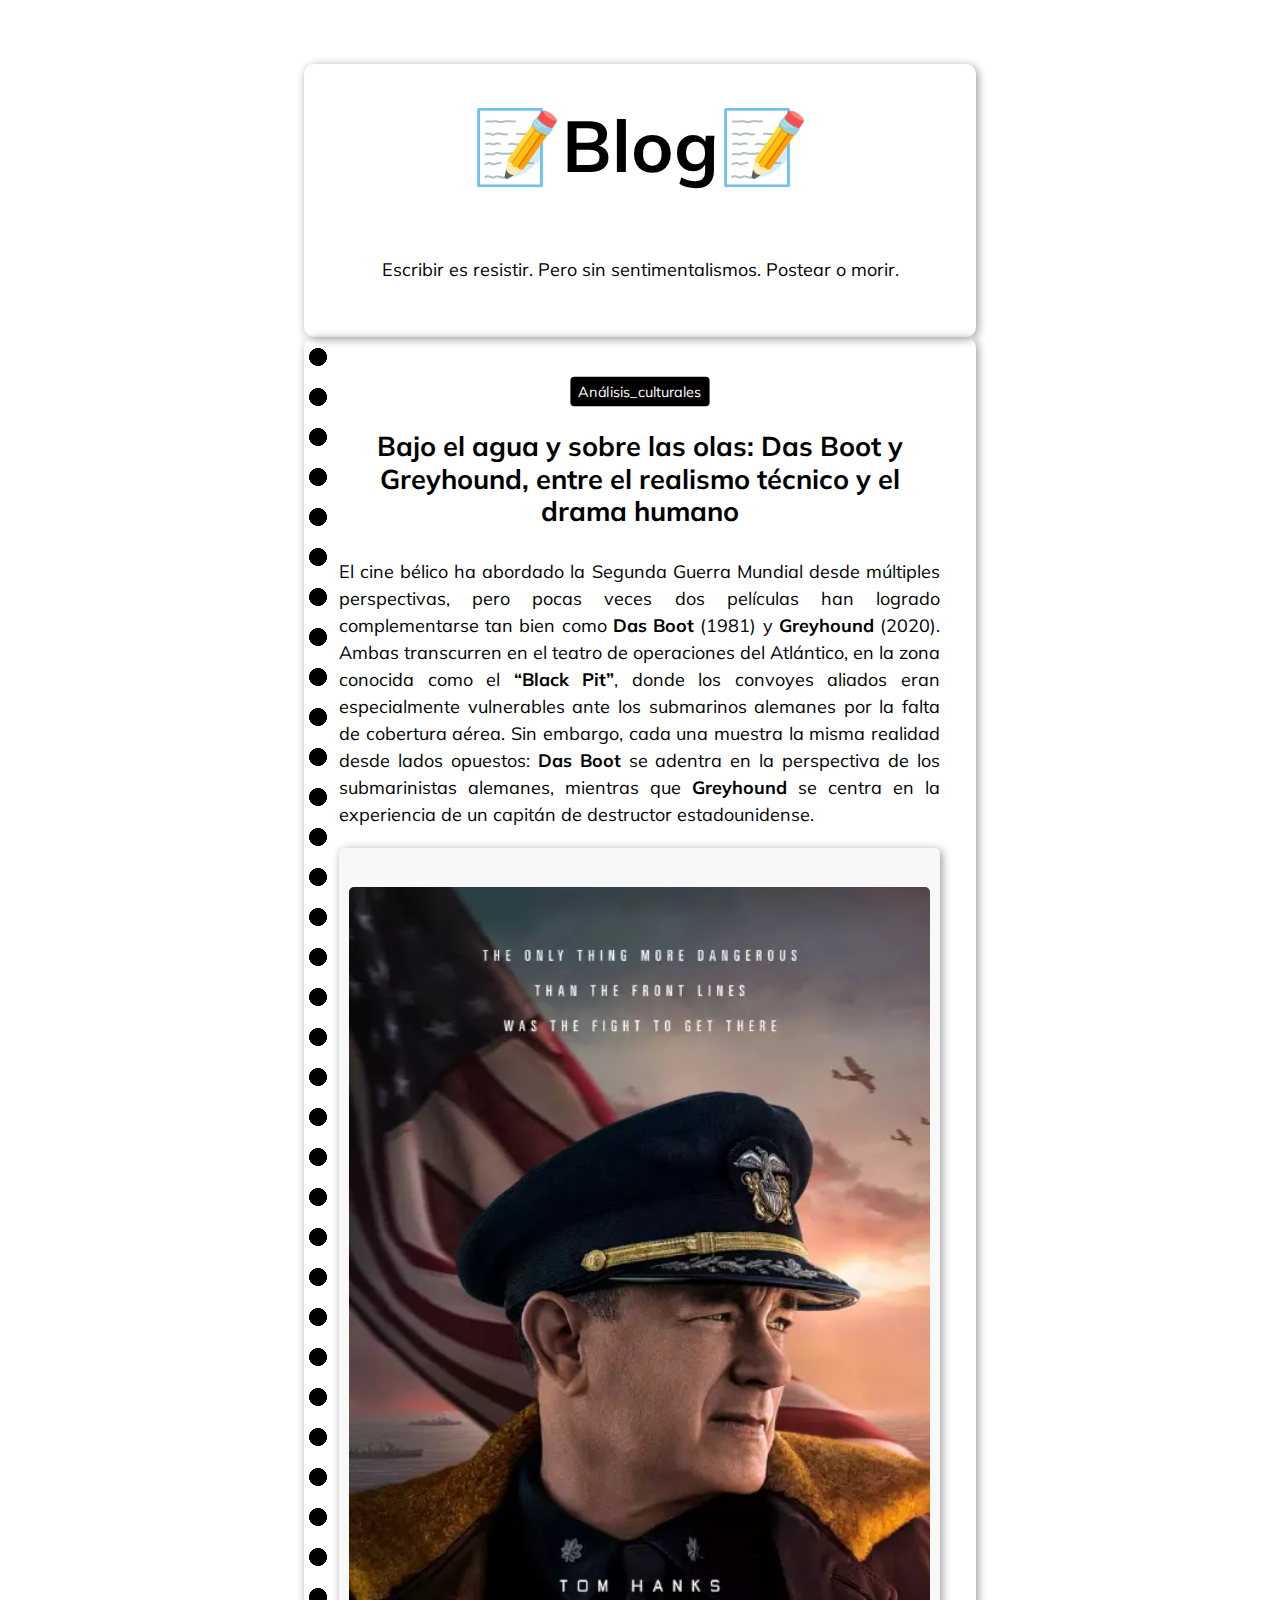
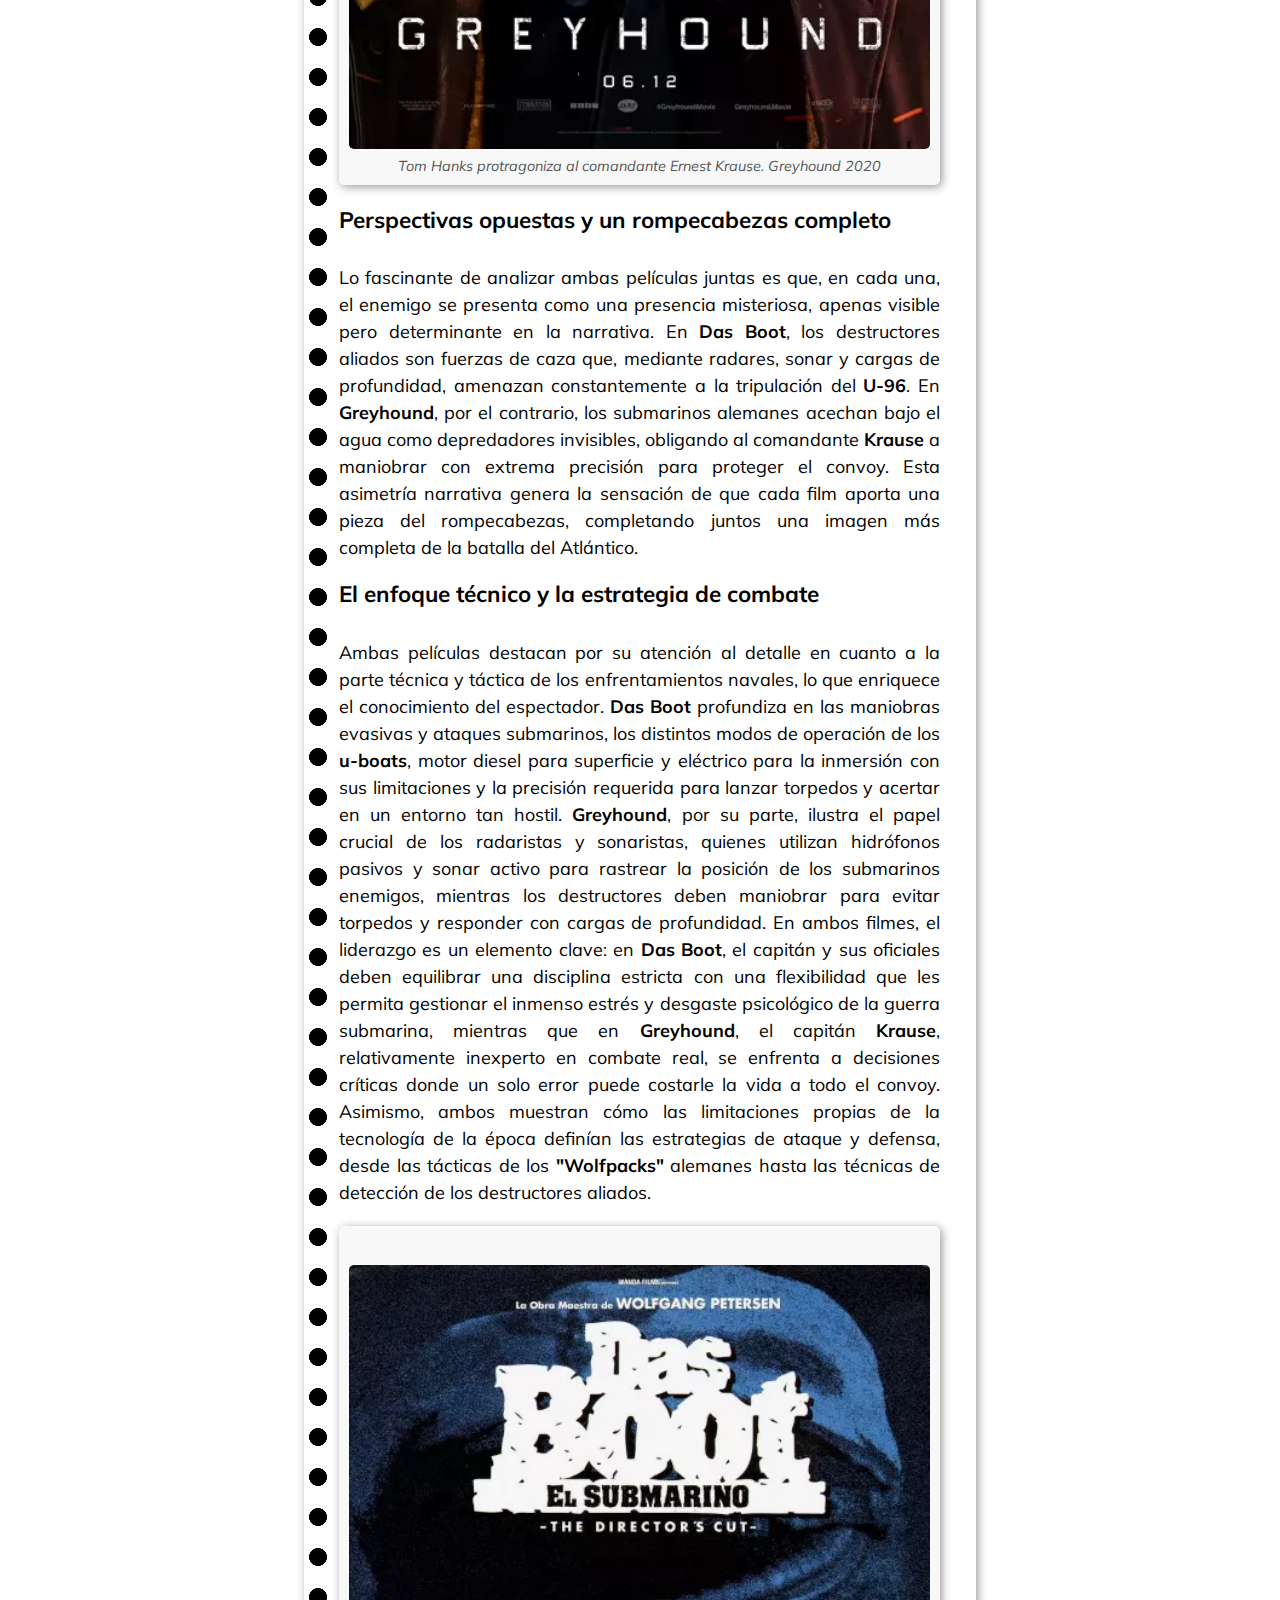
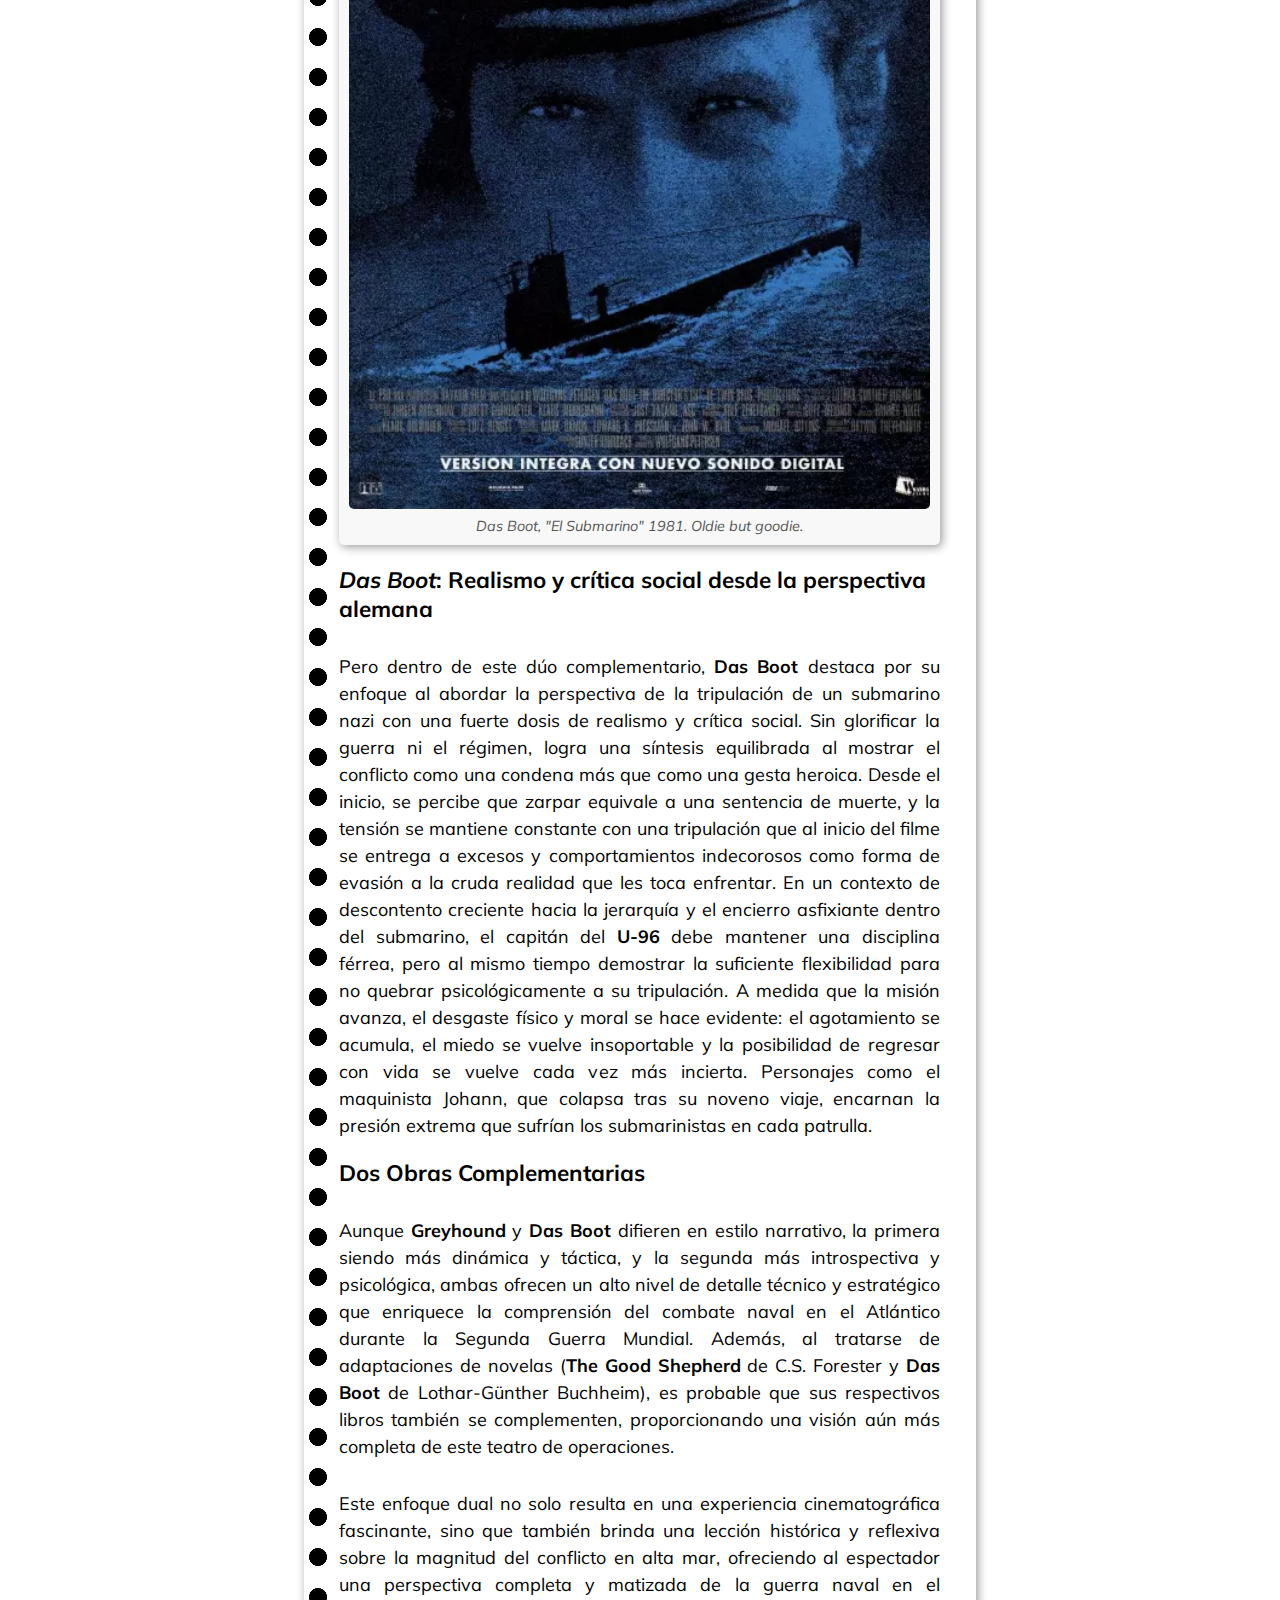
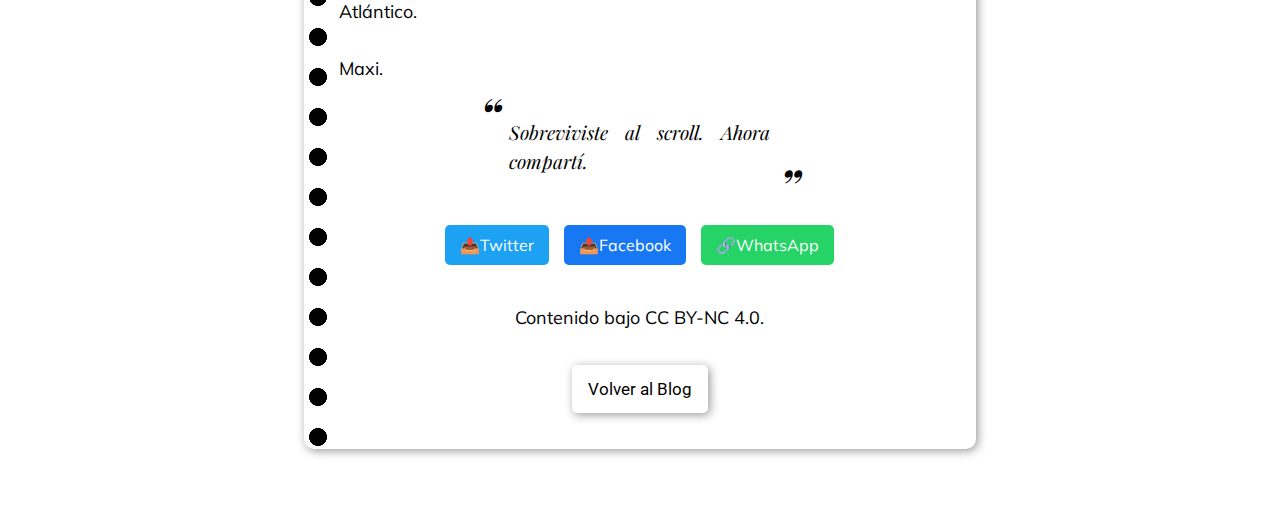
<file: blog/entradas/2025-02-16-GreyhoundDasBoot.html>
<!DOCTYPE html>
<html lang="es">
<head>
    <title>"Bajo el agua y sobre las olas, entre el realismo técnico y el drama humano"</title>
    <meta charset="UTF-8">
    <meta name="viewport" content="width=device-width, initial-scale=1.0">
    <meta property="og:site_name" content="Blog. Postear o morir.">
    <meta property="og:image" content="../BlogIco.png">
    <meta name="description" content="El cine belico ha abordado la WWII
desde multiples perspectivas, pero pocas veces 2 peliculas han logrado
complementarse tan bien como Das Boot (1981) y Greyhound (2020)">
    <meta property="og:title" content="Bajo el agua y sobre las olas,
entre el realismo tecnico y el drama humano">
    <meta property="og:description" content="El cine belico ha abordado
la WWII desde multiples perspectivas, pero pocas veces 2 peliculas han
logrado complementarse tan bien como Das Boot (1981) y Greyhound
(2020)">
    <meta property="og:type" content="article">
    <meta name="category" content="Análisis_culturales">
    <meta property="og:url" content="">
    <link rel="icon" type="image/x-icon" href="../BlogIco.png">
    <link rel="stylesheet" href="../../style.css">
</head>
<body>
    <header class="container blog-header">
        <h1 class="catastrofe">📝Blog📝</h1>
        <p style="text-align: center;">Escribir es resistir. Pero sin sentimentalismos. Postear o morir.</p>
    </header>
    <main class="container">
        <article>
            <div class="tagcontainer">
                <p class="tag">Análisis_culturales</p>
            </div>
            <h1
            id="bajo-el-agua-y-sobre-las-olas-das-boot-y-greyhound-entre-el-realismo-técnico-y-el-drama-humano">Bajo
            el agua y sobre las olas: Das Boot y Greyhound, entre el
            realismo técnico y el drama humano</h1>
            <p>El cine bélico ha abordado la Segunda Guerra Mundial
            desde múltiples perspectivas, pero pocas veces dos películas
            han logrado complementarse tan bien como <strong>Das Boot</strong>
            (1981) y <strong>Greyhound</strong> (2020). Ambas transcurren en el
            teatro de operaciones del Atlántico, en la zona conocida
            como el <strong>“Black Pit”</strong>, donde los convoyes aliados eran
            especialmente vulnerables ante los submarinos alemanes por
            la falta de cobertura aérea. Sin embargo, cada una muestra
            la misma realidad desde lados opuestos: <strong>Das Boot</strong> se
            adentra en la perspectiva de los submarinistas alemanes,
            mientras que <strong>Greyhound</strong> se centra en la experiencia
            de un capitán de destructor estadounidense.</p>
            <figure>
                <img src="../imagenes/2025-02-16-GreyhoundDasBoot1.webp" alt="Poster de Greyhound">
                <figcaption>Tom Hanks protragoniza al comandante Ernest Krause. Greyhound 2020</figcaption>
            </figure>
            <h2
            id="perspectivas-opuestas-y-un-rompecabezas-completo">Perspectivas
            opuestas y un rompecabezas completo</h2>
            <p>Lo fascinante de analizar ambas películas juntas es que,
            en cada una, el enemigo se presenta como una presencia
            misteriosa, apenas visible pero determinante en la
            narrativa. En <strong>Das Boot</strong>, los destructores aliados
            son fuerzas de caza que, mediante radares, sonar y cargas de
            profundidad, amenazan constantemente a la tripulación del
            <strong>U-96</strong>. En <strong>Greyhound</strong>, por el contrario, los
            submarinos alemanes acechan bajo el agua como depredadores
            invisibles, obligando al comandante <strong>Krause</strong> a maniobrar con
            extrema precisión para proteger el convoy. Esta asimetría
            narrativa genera la sensación de que cada film aporta una
            pieza del rompecabezas, completando juntos una imagen más
            completa de la batalla del Atlántico.</p>
            <h2 id="el-enfoque-técnico-y-la-estrategia-de-combate">El
            enfoque técnico y la estrategia de combate</h2>
            <p>Ambas películas destacan por su atención al detalle en
            cuanto a la parte técnica y táctica de los enfrentamientos
            navales, lo que enriquece el conocimiento del espectador.
            <strong>Das Boot</strong> profundiza en las maniobras evasivas y
            ataques submarinos, los distintos modos de operación de los
            <strong>u-boats</strong>, motor diesel para superficie y eléctrico para la
            inmersión con sus limitaciones y la precisión requerida para
            lanzar torpedos y acertar en un entorno tan hostil.
            <strong>Greyhound</strong>, por su parte, ilustra el papel crucial
            de los radaristas y sonaristas, quienes utilizan hidrófonos
            pasivos y sonar activo para rastrear la posición de los
            submarinos enemigos, mientras los destructores deben
            maniobrar para evitar torpedos y responder con cargas de
            profundidad. En ambos filmes, el liderazgo es un elemento
            clave: en <strong>Das Boot</strong>, el capitán y sus oficiales
            deben equilibrar una disciplina estricta con una
            flexibilidad que les permita gestionar el inmenso estrés y
            desgaste psicológico de la guerra submarina, mientras que en
            <strong>Greyhound</strong>, el capitán <strong>Krause</strong>, relativamente
            inexperto en combate real, se enfrenta a decisiones críticas
            donde un solo error puede costarle la vida a todo el convoy.
            Asimismo, ambos muestran cómo las limitaciones propias de la
            tecnología de la época definían las estrategias de ataque y
            defensa, desde las tácticas de los <strong>"Wolfpacks"</strong> alemanes hasta
            las técnicas de detección de los destructores aliados.</p>
            <figure>
                <img src="../imagenes/2025-02-16-GreyhoundDasBoot2.webp" alt="Poster del film Das Boot">
                <figcaption>Das Boot, "El Submarino" 1981. Oldie but goodie.</figcaption>
            </figure>
            <h2
            id="das-boot-realismo-y-crítica-social-desde-la-perspectiva-alemana"><em>Das
            Boot</em>: Realismo y crítica social desde la perspectiva
            alemana</h2>
            <p>Pero dentro de este dúo complementario, <strong>Das Boot</strong>
            destaca por su enfoque al abordar la perspectiva de la
            tripulación de un submarino nazi con una fuerte dosis de
            realismo y crítica social. Sin glorificar la guerra ni el
            régimen, logra una síntesis equilibrada al mostrar el
            conflicto como una condena más que como una gesta heroica.
            Desde el inicio, se percibe que zarpar equivale a una
            sentencia de muerte, y la tensión se mantiene constante con
            una tripulación que al inicio del filme se entrega a excesos
            y comportamientos indecorosos como forma de evasión a la
            cruda realidad que les toca enfrentar. En un contexto de
            descontento creciente hacia la jerarquía y el encierro
            asfixiante dentro del submarino, el capitán del <strong>U-96</strong> debe
            mantener una disciplina férrea, pero al mismo tiempo
            demostrar la suficiente flexibilidad para no quebrar
            psicológicamente a su tripulación. A medida que la misión
            avanza, el desgaste físico y moral se hace evidente: el
            agotamiento se acumula, el miedo se vuelve insoportable y la
            posibilidad de regresar con vida se vuelve cada vez más
            incierta. Personajes como el maquinista Johann, que colapsa
            tras su noveno viaje, encarnan la presión extrema que
            sufrían los submarinistas en cada patrulla.</p>
            <h2 id="dos-obras-complementarias">Dos Obras
            Complementarias</h2>
            <p>Aunque <strong>Greyhound</strong> y <strong>Das Boot</strong> difieren en
            estilo narrativo, la primera siendo más dinámica y táctica, y
            la segunda más introspectiva y psicológica, ambas ofrecen un
            alto nivel de detalle técnico y estratégico que enriquece la
            comprensión del combate naval en el Atlántico durante la
            Segunda Guerra Mundial. Además, al tratarse de adaptaciones
            de novelas (<strong>The Good Shepherd</strong> de C.S. Forester y
            <strong>Das Boot</strong> de Lothar-Günther Buchheim), es probable
            que sus respectivos libros también se complementen,
            proporcionando una visión aún más completa de este teatro de
            operaciones.</p>
            <p>Este enfoque dual no solo resulta en una experiencia
            cinematográfica fascinante, sino que también brinda una
            lección histórica y reflexiva sobre la magnitud del
            conflicto en alta mar, ofreciendo al espectador una
            perspectiva completa y matizada de la guerra naval en el
            Atlántico.</p>
            <p>Maxi.</p>
            <div class="bloque-compartir"></div>
            <div class="share-buttons">
                <a href="#" class="share-link" data-network="twitter">📤Twitter</a>
                <a href="#" class="share-link" data-network="facebook">📤Facebook</a>
                <a href="#" class="share-link" data-network="whatsapp">🔗WhatsApp</a>
            </div>

        </article>
        <a class="intro" href="https://creativecommons.org/licenses/by-nc-sa/4.0/">Contenido bajo CC BY-NC 4.0.</a></li>
        <div>
            <button class=button onclick="location.href='../index.html'">Volver al Blog</button>
        </div>      
    </main>
    <script src="../blog.js"></script>
</body>
</html>
</file>
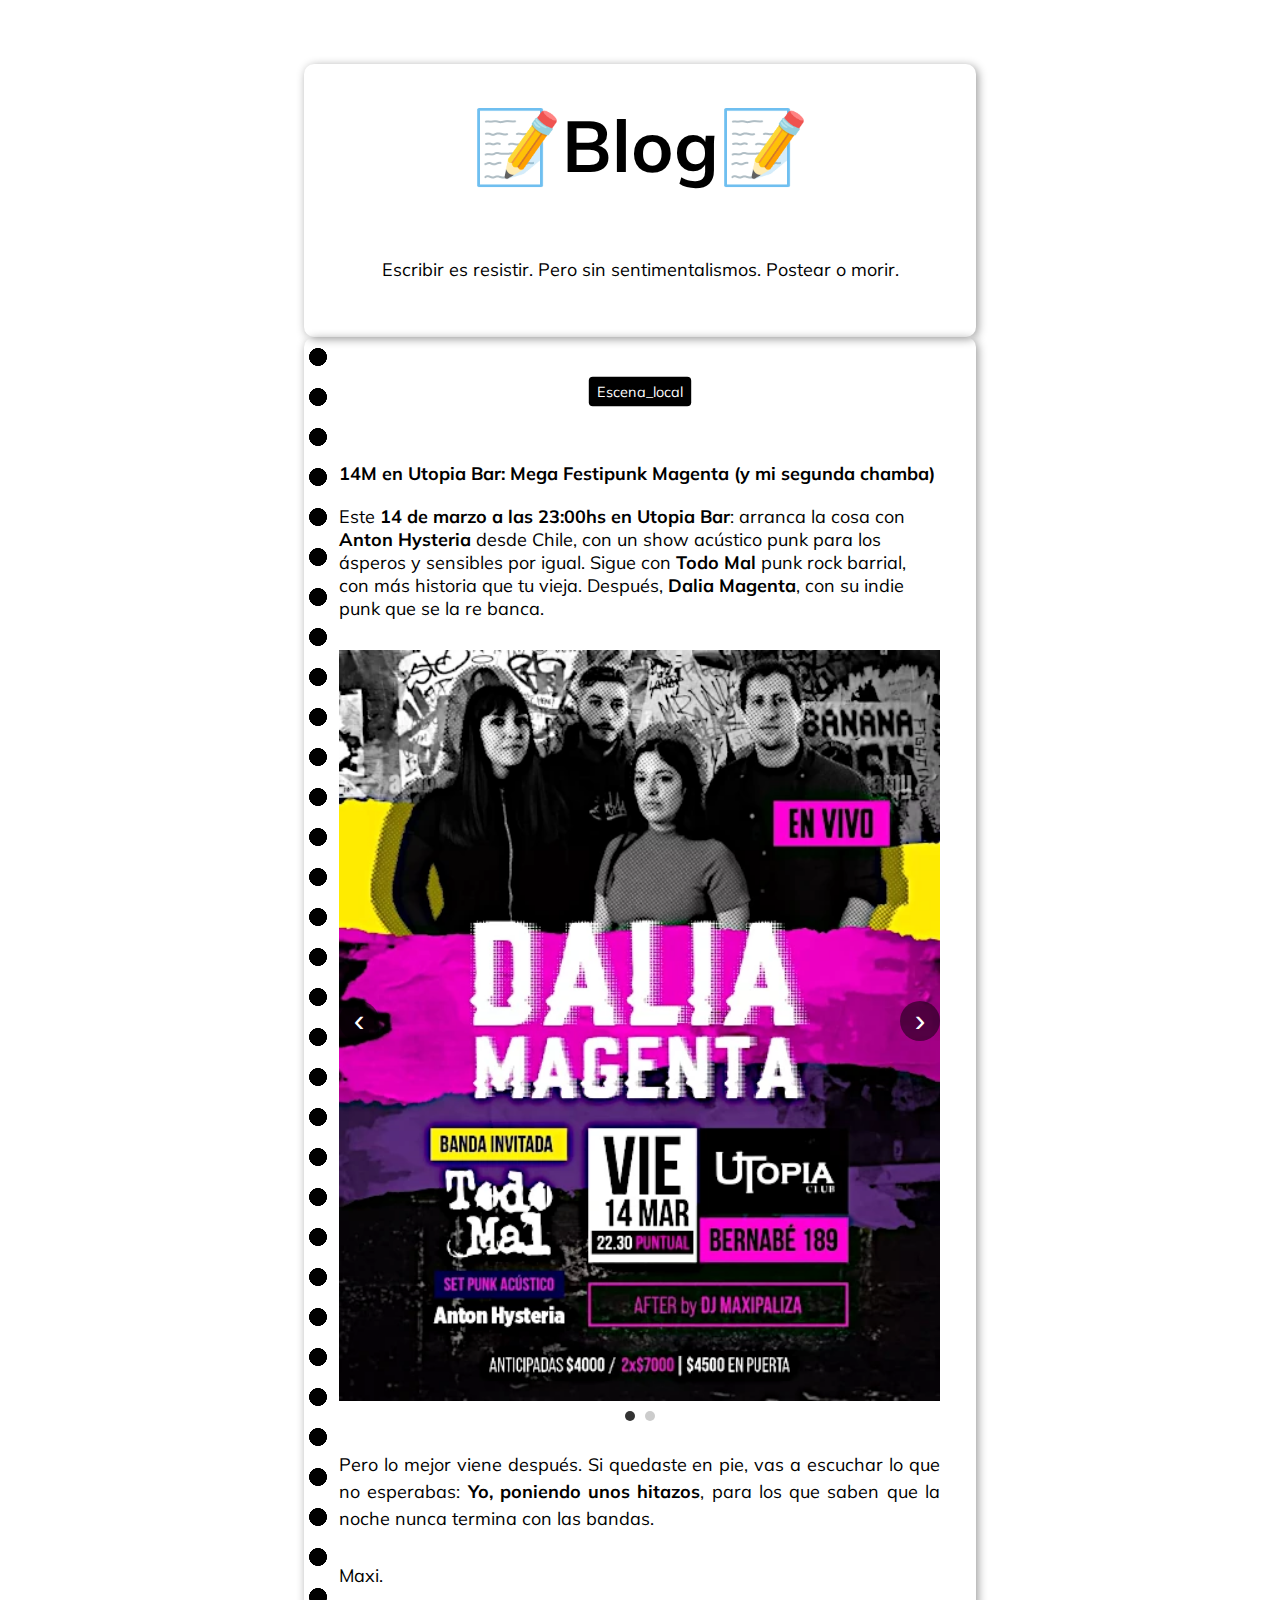
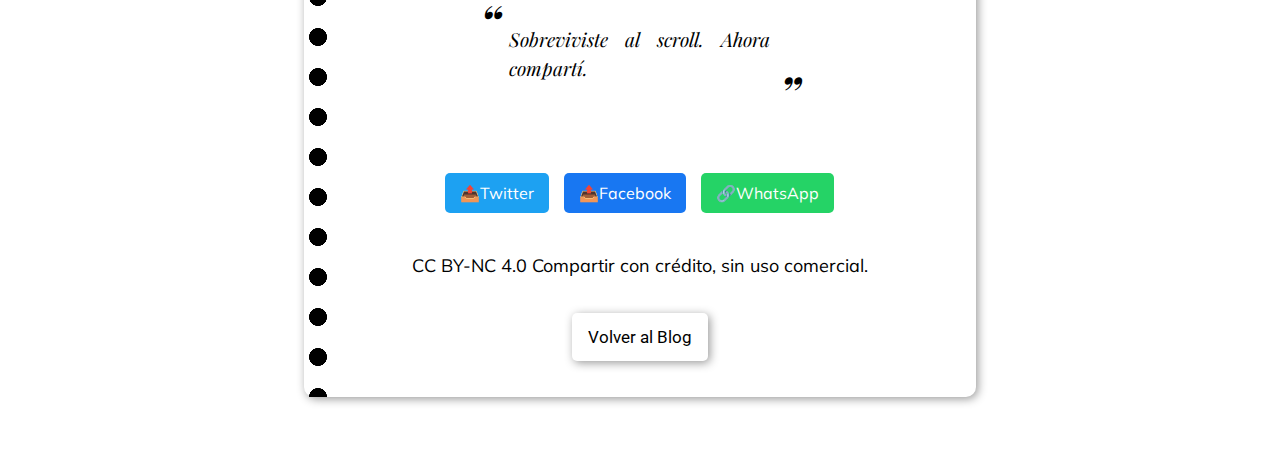
<file: blog/entradas/2025-03-04-SegundaChamba.html>
<!DOCTYPE html>
<html lang="es">
<head>
    <title>14M en Utopia Bar Mega Festipunk Magenta y mi segunda
chamba</title>
    <meta charset="UTF-8">
    <meta name="viewport" content="width=device-width, initial-scale=1.0">
    <meta property="og:site_name" content="Blog. Postear o morir.">
    <meta property="og:image" content="../BlogIco.png">
    <meta name="description" content="El 14 de marzo de 2025 a horas 23,
en Utopia Bar reci con Dalia y Todo Mal y after a cargo Maxi">
    <meta property="og:title" content="14M en Utopia Bar Mega Festipunk
Magenta y mi segunda chamba">
    <meta property="og:description" content="El 14 de marzo de 2025 a
horas 23, en Utopia Bar reci con Dalia y Todo Mal y after a cargo Maxi">
    <meta property="og:type" content="article">
    <meta name="category" content="Escena_local">
    <meta property="og:url" content="">
    <link rel="icon" type="image/x-icon" href="../BlogIco.png">
    <link rel="stylesheet" href="../../style.css">
</head>
<body>
    <header class="container blog-header">
        <h1 class="catastrofe">📝Blog📝</h1>
        <p class="intro">Escribir es resistir. Pero sin sentimentalismos. Postear o morir.</p>
    </header>
    <main class="container">
        <article>
            <div class="tagcontainer">
                <p class="tag">Escena_local</p>
            </div>
            <p><strong>14M en Utopia Bar: Mega Festipunk Magenta (y mi
            segunda chamba)</strong></p>
            Este <strong>14 de marzo a las 23:00hs en Utopia
            Bar</strong>: arranca la cosa con <strong>Anton Hysteria</strong> desde Chile,
            con un show acústico punk para los ásperos y sensibles por igual. 
            Sigue con <strong>Todo Mal</strong>
            punk rock barrial, con más historia que tu vieja. Después,
            <strong>Dalia Magenta</strong>, con su indie punk que se la
            re banca.
            <div class="carousel-wrapper">
                <div class="carousel">
                    <img class="carousel-item" src="../imagenes/2025-03-04-SegundaChamba1.webp">
                    <img class="carousel-item" src="../imagenes/2025-03-04-SegundaChamba2.webp">
                </div>
                <div class="carousel-arrows">
                  <button id="prev">‹</button>
                  <button id="next">›</button>
                </div>
                <div class="carousel-dots"></div>
              </div>
            <p>Pero lo mejor viene después. Si quedaste en pie, vas a
            escuchar lo que no esperabas: <strong>Yo, poniendo unos
            hitazos</strong>, para los que saben que la noche nunca
            termina con las bandas.</p>
            <p>Maxi.</p>
            <div class="bloque-compartir"></div>
        </article>
        <div class="share-buttons">
            <a href="#" class="share-link" data-network="twitter">📤Twitter</a>
            <a href="#" class="share-link" data-network="facebook">📤Facebook</a>
            <a href="#" class="share-link" data-network="whatsapp">🔗WhatsApp</a>
        </div>
        <a class="intro" href="https://creativecommons.org/licenses/by-nc-sa/4.0/">CC BY-NC 4.0 Compartir con crédito, sin uso comercial.</a></li>
        <div>
            <button class=button onclick="location.href='../index.html'">Volver al Blog</button>
        </div>      
    </main>
    <script src="../blog.js"></script>
</body>
</html>
</file>
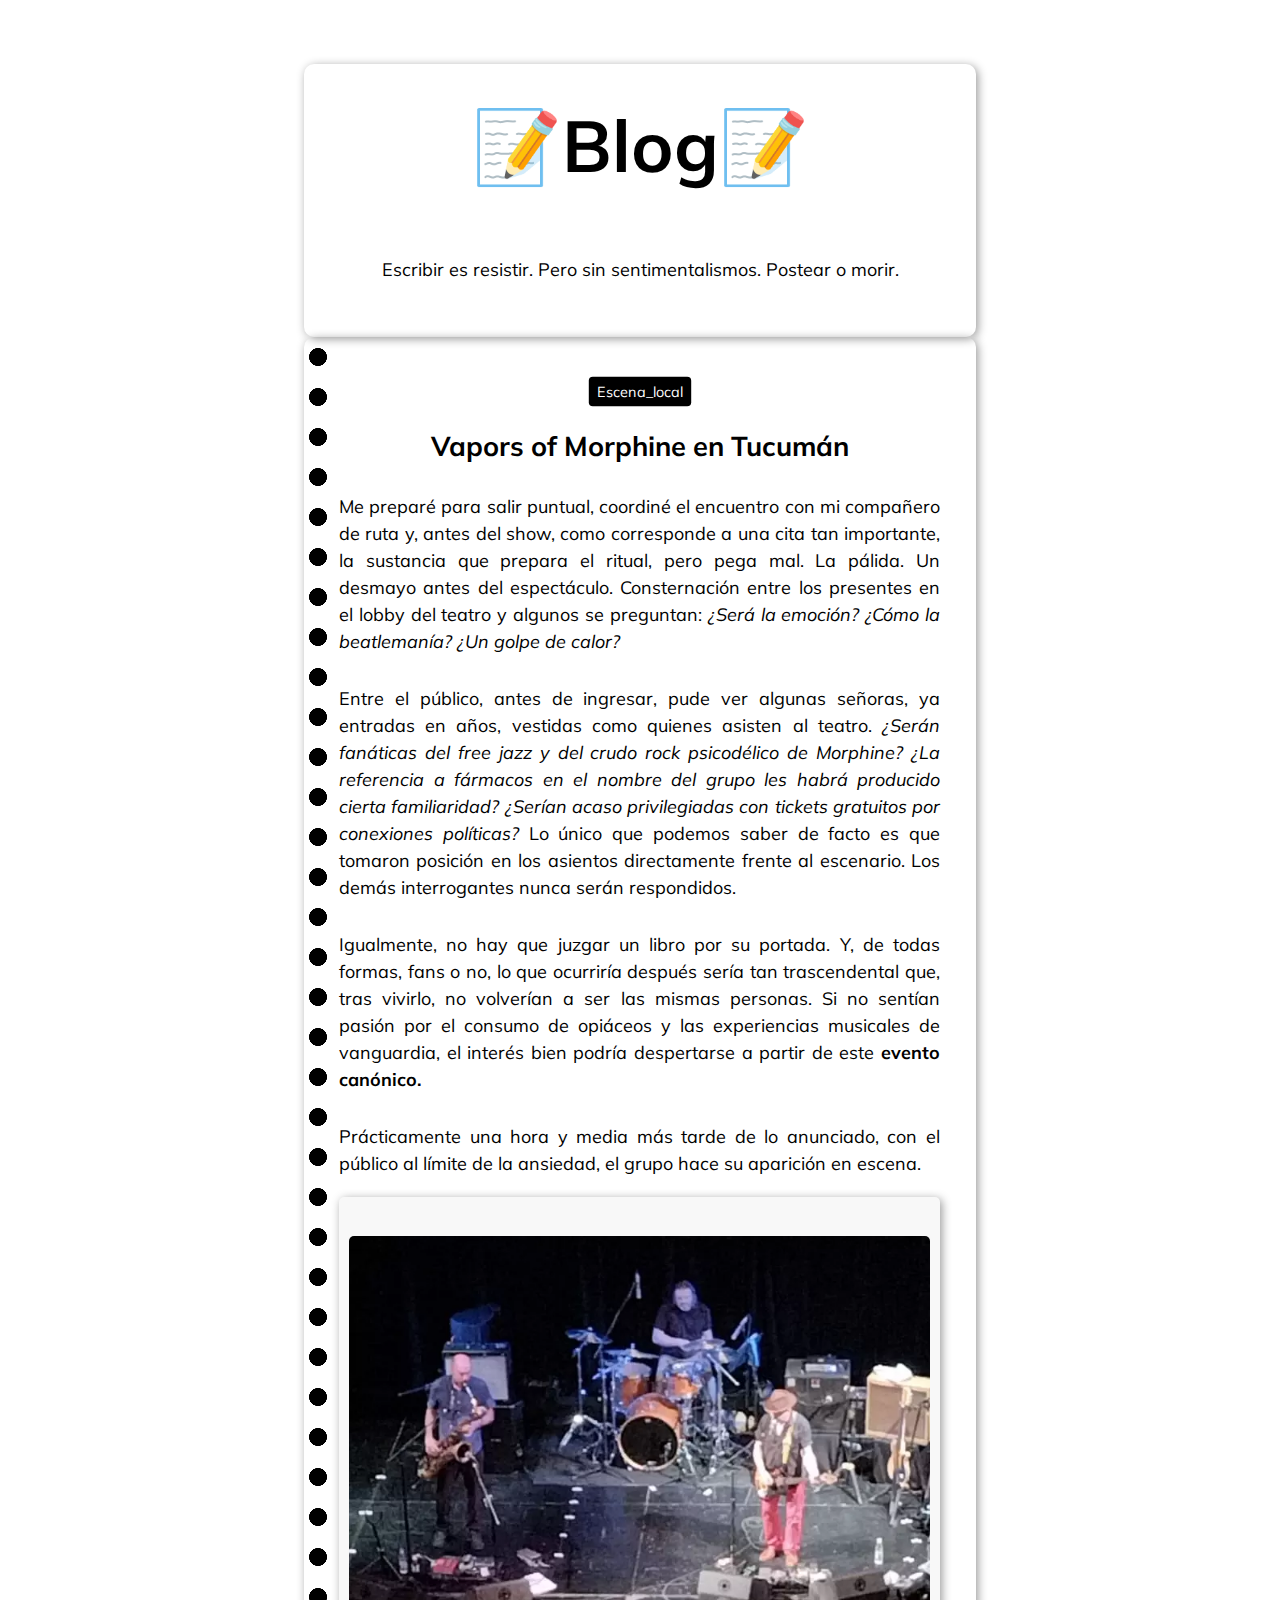
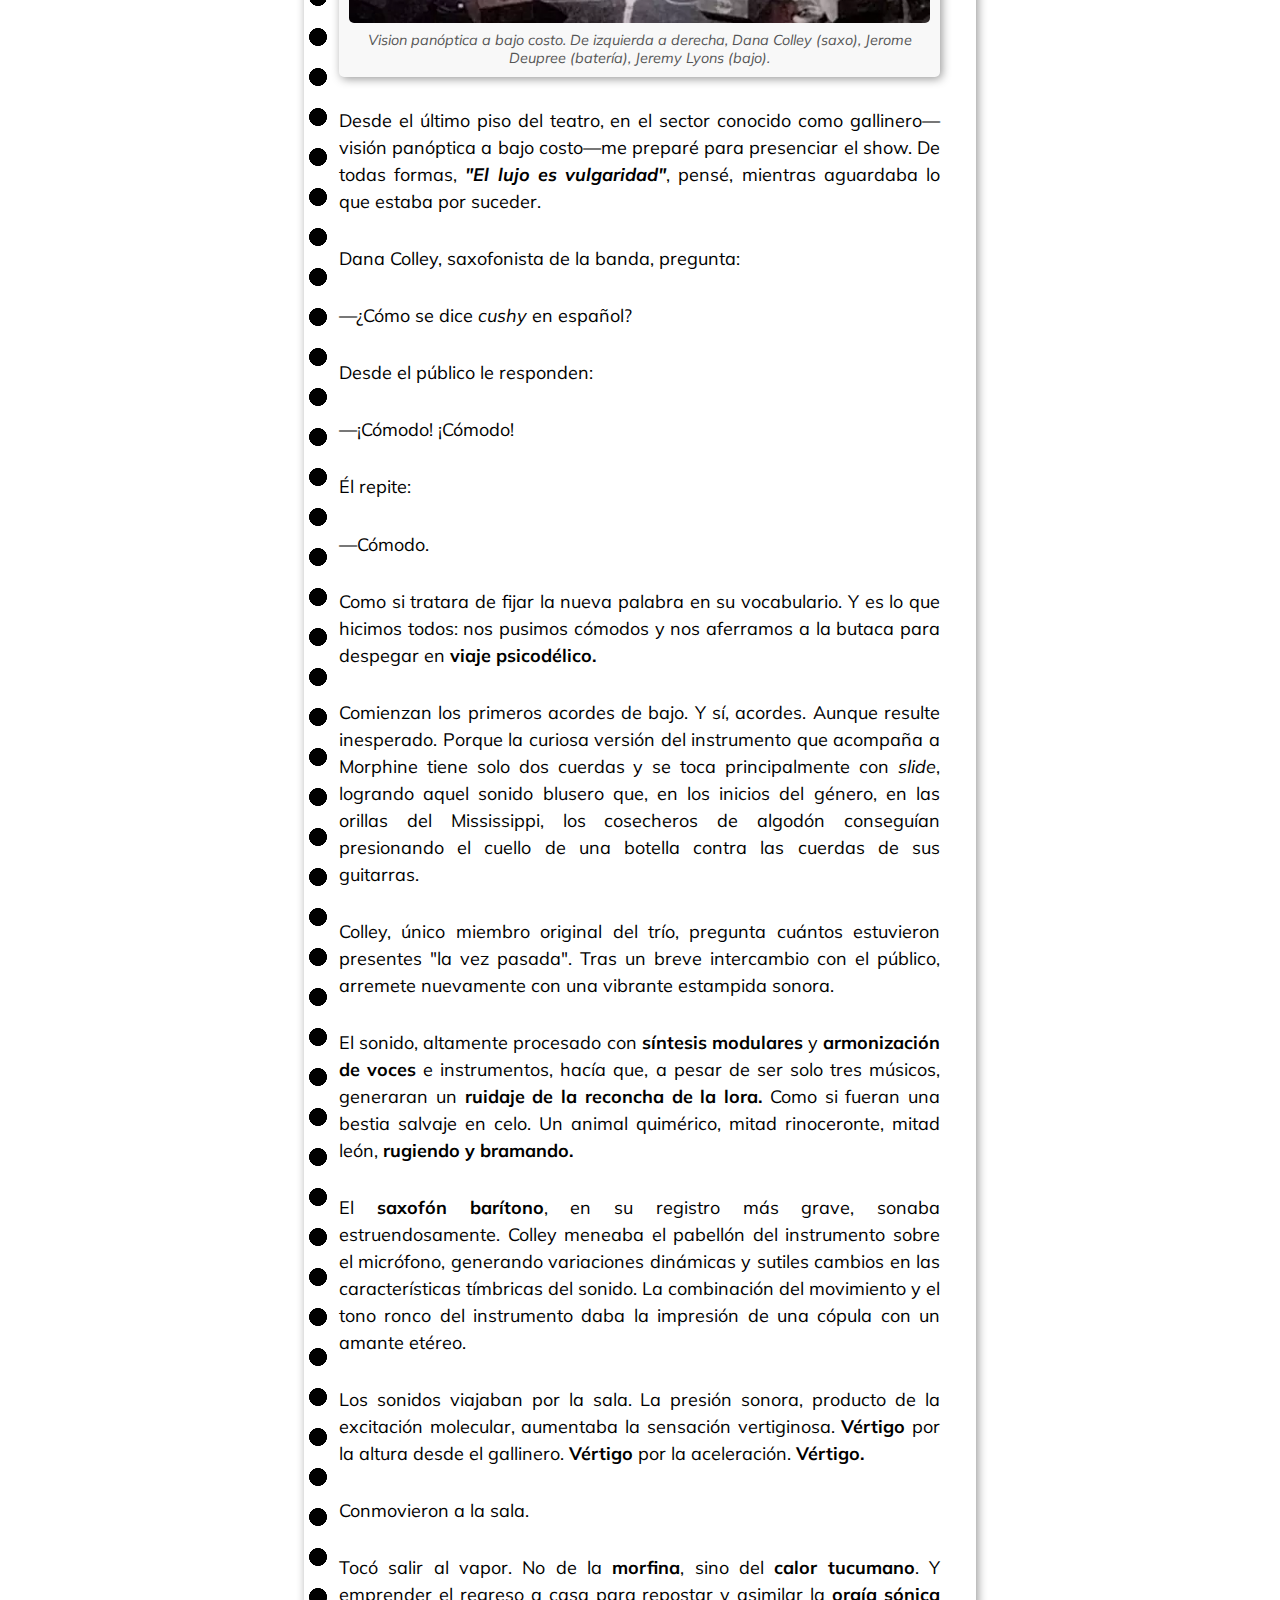
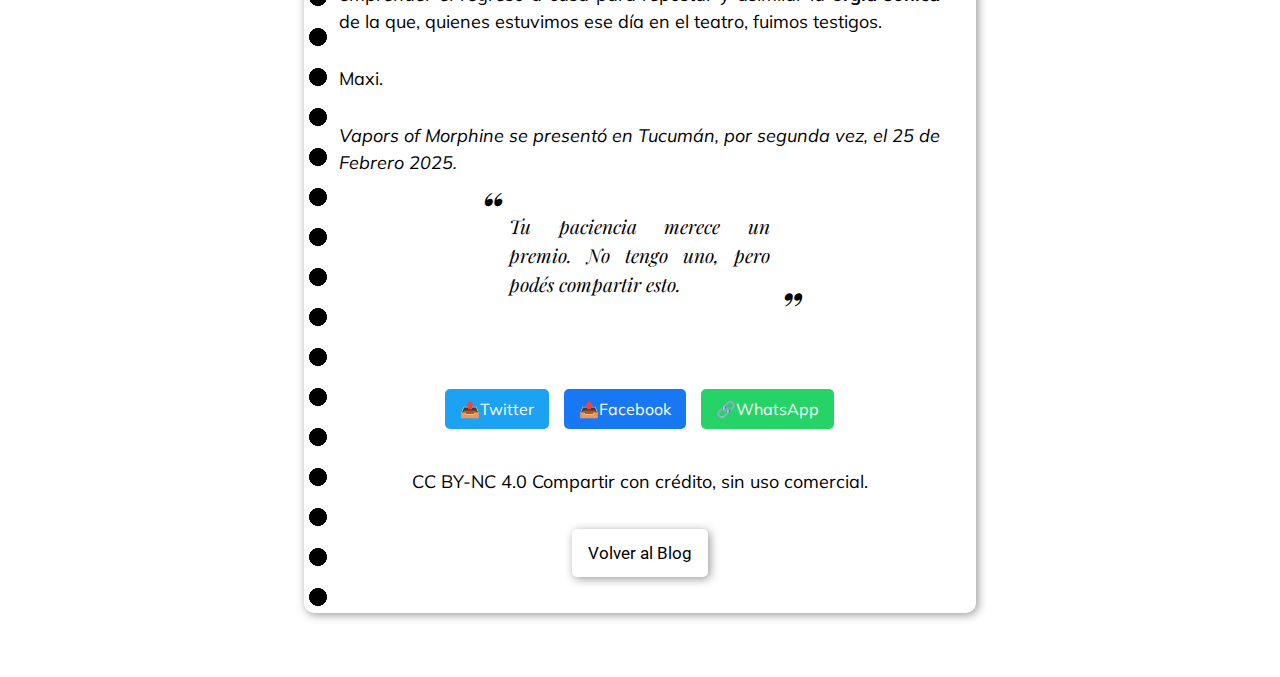
<file: blog/entradas/2025-03-09-MorphineTucuman.html>
<!DOCTYPE html>
<html lang="es">
<head>
    <title>Vapors of Morphine en Tucumán</title>
    <meta charset="UTF-8">
    <meta name="viewport" content="width=device-width, initial-scale=1.0">
    <meta property="og:site_name" content="Blog. Postear o morir.">
    <meta property="og:image" content="../BlogIco.png">
    <meta name="description" content="Crónica del show de Vapors of
Morphine en Tucumán">
    <meta property="og:title" content="Vapors of Morphine en Tucumán">
    <meta property="og:description" content="Crónica del show de Vapors
of Morphine en Tucumán">
    <meta property="og:type" content="article">
    <meta name="category" content="Escena_local">
    <meta property="og:url" content="">
    <link rel="icon" type="image/x-icon" href="../BlogIco.png">
    <link rel="stylesheet" href="../../style.css">
</head>
<body>
    <header class="container blog-header">
        <h1 class="catastrofe">📝Blog📝</h1>
        <p class="intro">Escribir es resistir. Pero sin sentimentalismos. Postear o morir.</p>
    </header>
    <main class="container">
        <article>
            <div class="tagcontainer">
                <p class="tag">Escena_local</p>
            </div>
            <h1 id="vapors-of-morphine-en-tucumán">Vapors of Morphine en
            Tucumán</h1>
            <p>Me preparé para salir puntual, coordiné el encuentro con
            mi compañero de ruta y, antes del show, como corresponde a
            una cita tan importante, la sustancia que prepara el ritual,
            pero pega mal. La pálida. Un desmayo antes del espectáculo.
            Consternación entre los presentes en el lobby del teatro y
            algunos se preguntan: <em>¿Será la emoción? ¿Cómo la
            beatlemanía? ¿Un golpe de calor?</em></p>
            <p>Entre el público, antes de ingresar, pude ver algunas
            señoras, ya entradas en años, vestidas como quienes asisten
            al teatro. <em>¿Serán fanáticas del free jazz y del crudo
            rock psicodélico de Morphine?</em> <em>¿La referencia a
            fármacos en el nombre del grupo les habrá producido cierta
            familiaridad?</em> <em>¿Serían acaso privilegiadas con
            tickets gratuitos por conexiones políticas?</em> Lo único
            que podemos saber de facto es que tomaron posición en los
            asientos directamente frente al escenario. Los demás
            interrogantes nunca serán respondidos.</p>
            <p>Igualmente, no hay que juzgar un libro por su portada. Y,
            de todas formas, fans o no, lo que ocurriría después sería
            tan trascendental que, tras vivirlo, no volverían a ser las
            mismas personas. Si no sentían pasión por el consumo de
            opiáceos y las experiencias musicales de vanguardia, el
            interés bien podría despertarse a partir de este
            <strong>evento canónico.</strong></p>
            <p>Prácticamente una hora y media más tarde de lo anunciado,
            con el público al límite de la ansiedad, el grupo hace su
            aparición en escena.</p>
            <figure>
                <img src="../imagenes/2025-03-09-MorphineTucuman1.webp">
                <figcaption>Vision panóptica a bajo costo. De izquierda a derecha,
                 Dana Colley (saxo), Jerome Deupree (batería), Jeremy Lyons (bajo).</figcaption>
            </figure>
            <p>Desde el último piso del teatro, en el sector conocido
            como gallinero—visión panóptica a bajo costo—me preparé para
            presenciar el show. De todas formas, <strong><em>"El lujo es
            vulgaridad"</em></strong>, pensé, mientras aguardaba lo que
            estaba por suceder.</p>
            <p>Dana Colley, saxofonista de la banda, pregunta:</p>
            <p>—¿Cómo se dice <em>cushy</em> en español?</p>
            <p>Desde el público le responden:</p>
            <p>—¡Cómodo! ¡Cómodo!</p>
            <p>Él repite:</p>
            <p>—Cómodo.</p>
            <p>Como si tratara de fijar la nueva palabra en su
            vocabulario. Y es lo que hicimos todos: nos pusimos cómodos
            y nos aferramos a la butaca para despegar en <strong>viaje
            psicodélico.</strong></p>
            <p>Comienzan los primeros acordes de bajo. Y sí, acordes.
            Aunque resulte inesperado. Porque la curiosa versión del
            instrumento que acompaña a Morphine tiene solo dos cuerdas y
            se toca principalmente con <em>slide</em>, logrando aquel
            sonido blusero que, en los inicios del género, en las
            orillas del Mississippi, los cosecheros de algodón
            conseguían presionando el cuello de una botella contra las
            cuerdas de sus guitarras.</p>
            <p>Colley, único miembro original del trío, pregunta cuántos
            estuvieron presentes "la vez pasada". Tras un breve
            intercambio con el público, arremete nuevamente con una
            vibrante estampida sonora.</p>
            <p>El sonido, altamente procesado con <strong>síntesis
            modulares</strong> y <strong>armonización de voces</strong>
            e instrumentos, hacía que, a pesar de ser solo tres músicos,
            generaran un <strong>ruidaje de la reconcha de la
            lora.</strong> Como si fueran una bestia salvaje en celo. Un
            animal quimérico, mitad rinoceronte, mitad león,
            <strong>rugiendo y bramando.</strong></p>
            <p>El <strong>saxofón barítono</strong>, en su registro más
            grave, sonaba estruendosamente. Colley meneaba el pabellón
            del instrumento sobre el micrófono, generando variaciones
            dinámicas y sutiles cambios en las características tímbricas
            del sonido. La combinación del movimiento y el tono ronco
            del instrumento daba la impresión de una cópula con un
            amante etéreo.</p>
            <p>Los sonidos viajaban por la sala. La presión sonora,
            producto de la excitación molecular, aumentaba la sensación
            vertiginosa. <strong>Vértigo</strong> por la altura desde el
            gallinero. <strong>Vértigo</strong> por la aceleración.
            <strong>Vértigo.</strong></p>
            <p>Conmovieron a la sala.</p>
            <p>Tocó salir al vapor. No de la <strong>morfina</strong>,
            sino del <strong>calor tucumano</strong>. Y emprender el
            regreso a casa para repostar y asimilar la <strong>orgía
            sónica</strong> de la que, quienes estuvimos ese día en el
            teatro, fuimos testigos.</p>
            <p>Maxi.</p>
            <p><em>Vapors of Morphine se presentó en Tucumán, por
            segunda vez, el 25 de Febrero 2025.</em></p>
            <div class="bloque-compartir"></div>
        </article>
        <div class="share-buttons">
            <a href="#" class="share-link" data-network="twitter">📤Twitter</a>
            <a href="#" class="share-link" data-network="facebook">📤Facebook</a>
            <a href="#" class="share-link" data-network="whatsapp">🔗WhatsApp</a>
        </div>
        <a class="intro" href="https://creativecommons.org/licenses/by-nc-sa/4.0/">CC BY-NC 4.0 Compartir con crédito, sin uso comercial.</a></li>
        <div>
            <button class=button onclick="location.href='../index.html'">Volver al Blog</button>
        </div>
    </main>
    <script src="../blog.js"></script>
</body>
</html>
</file>
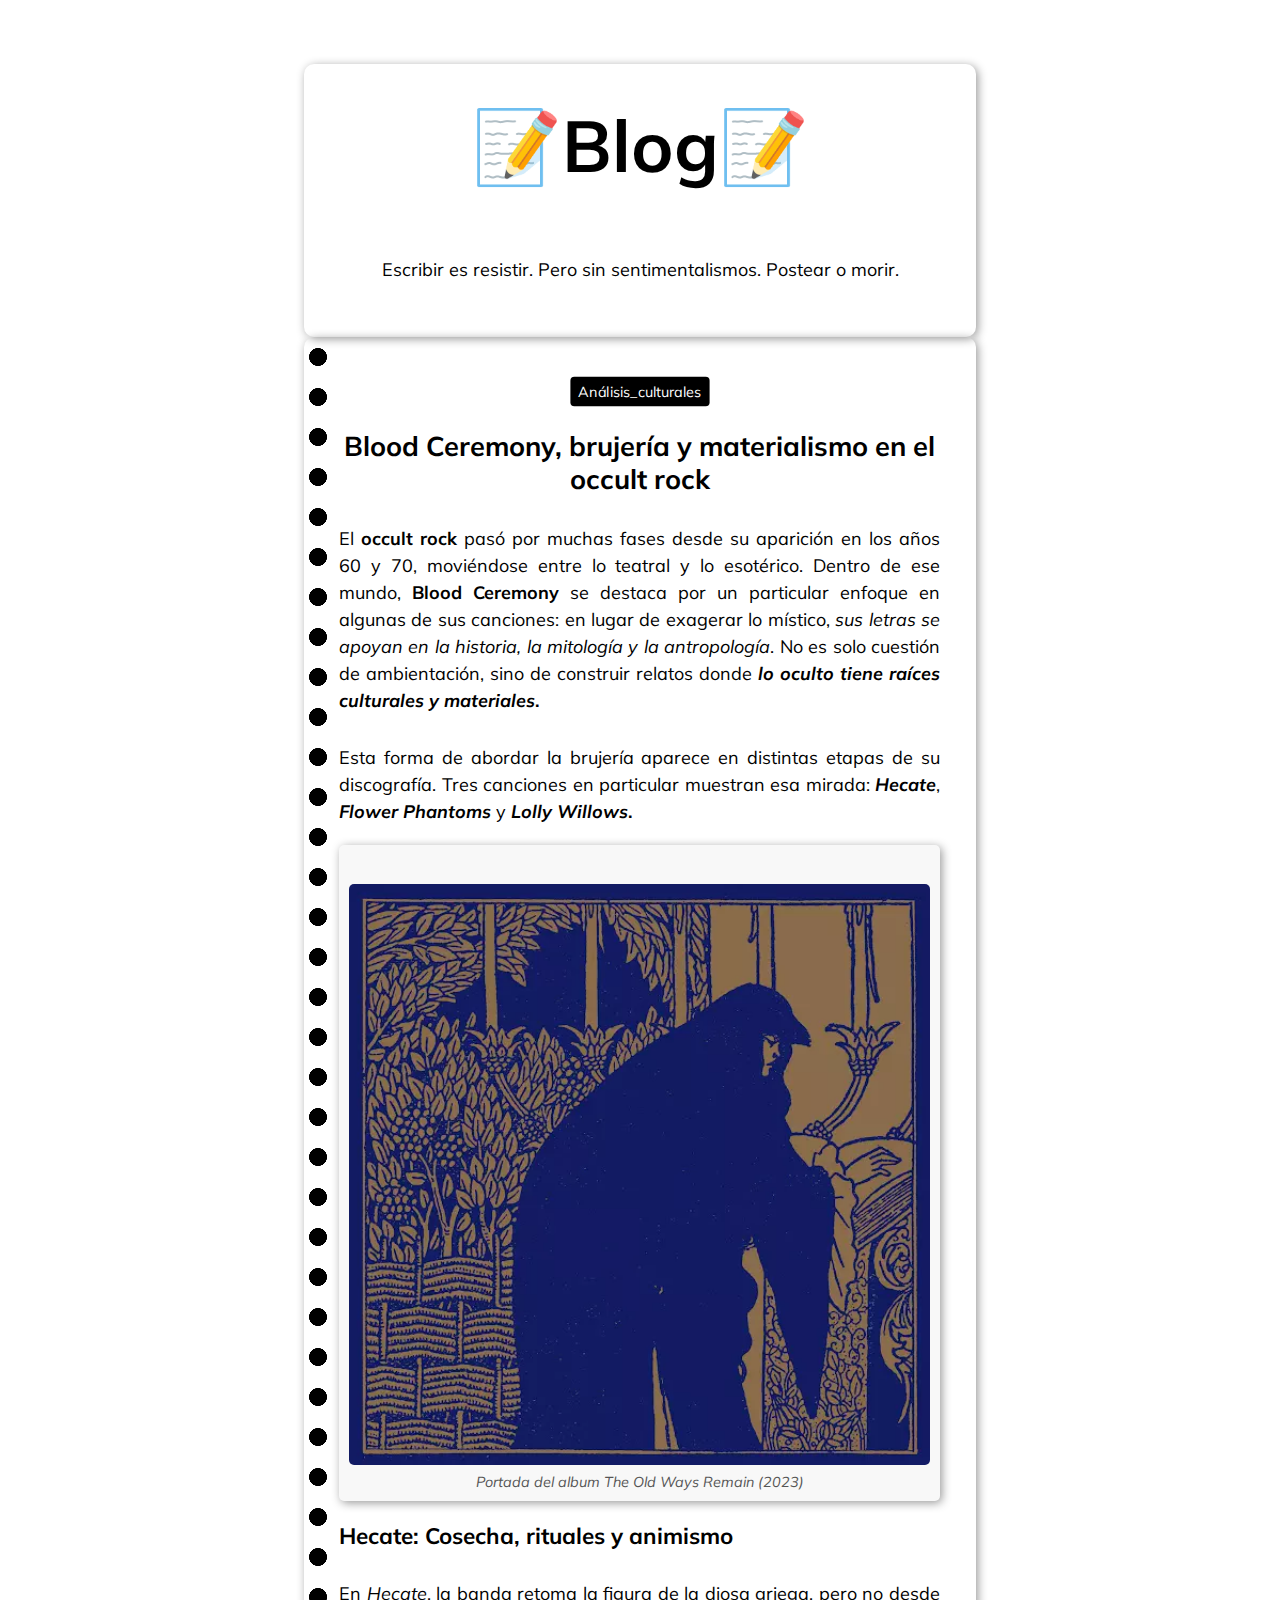
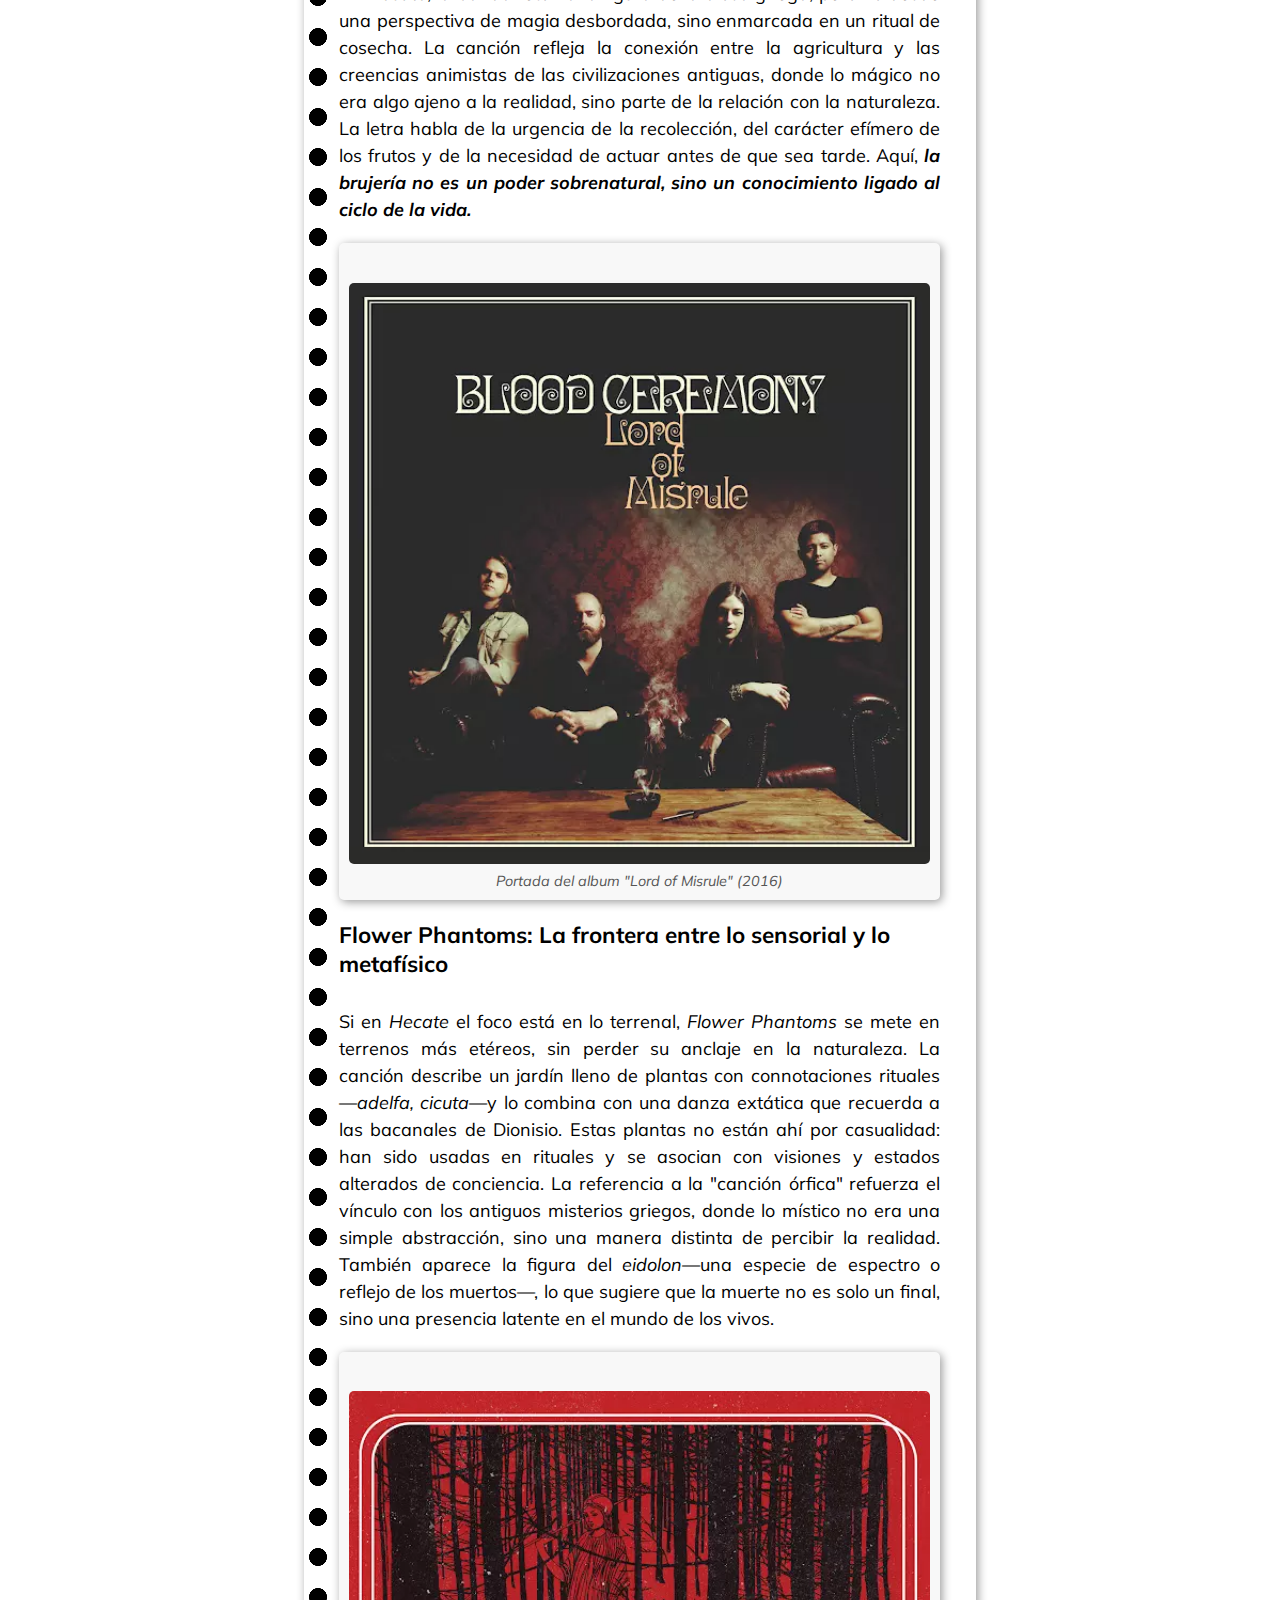
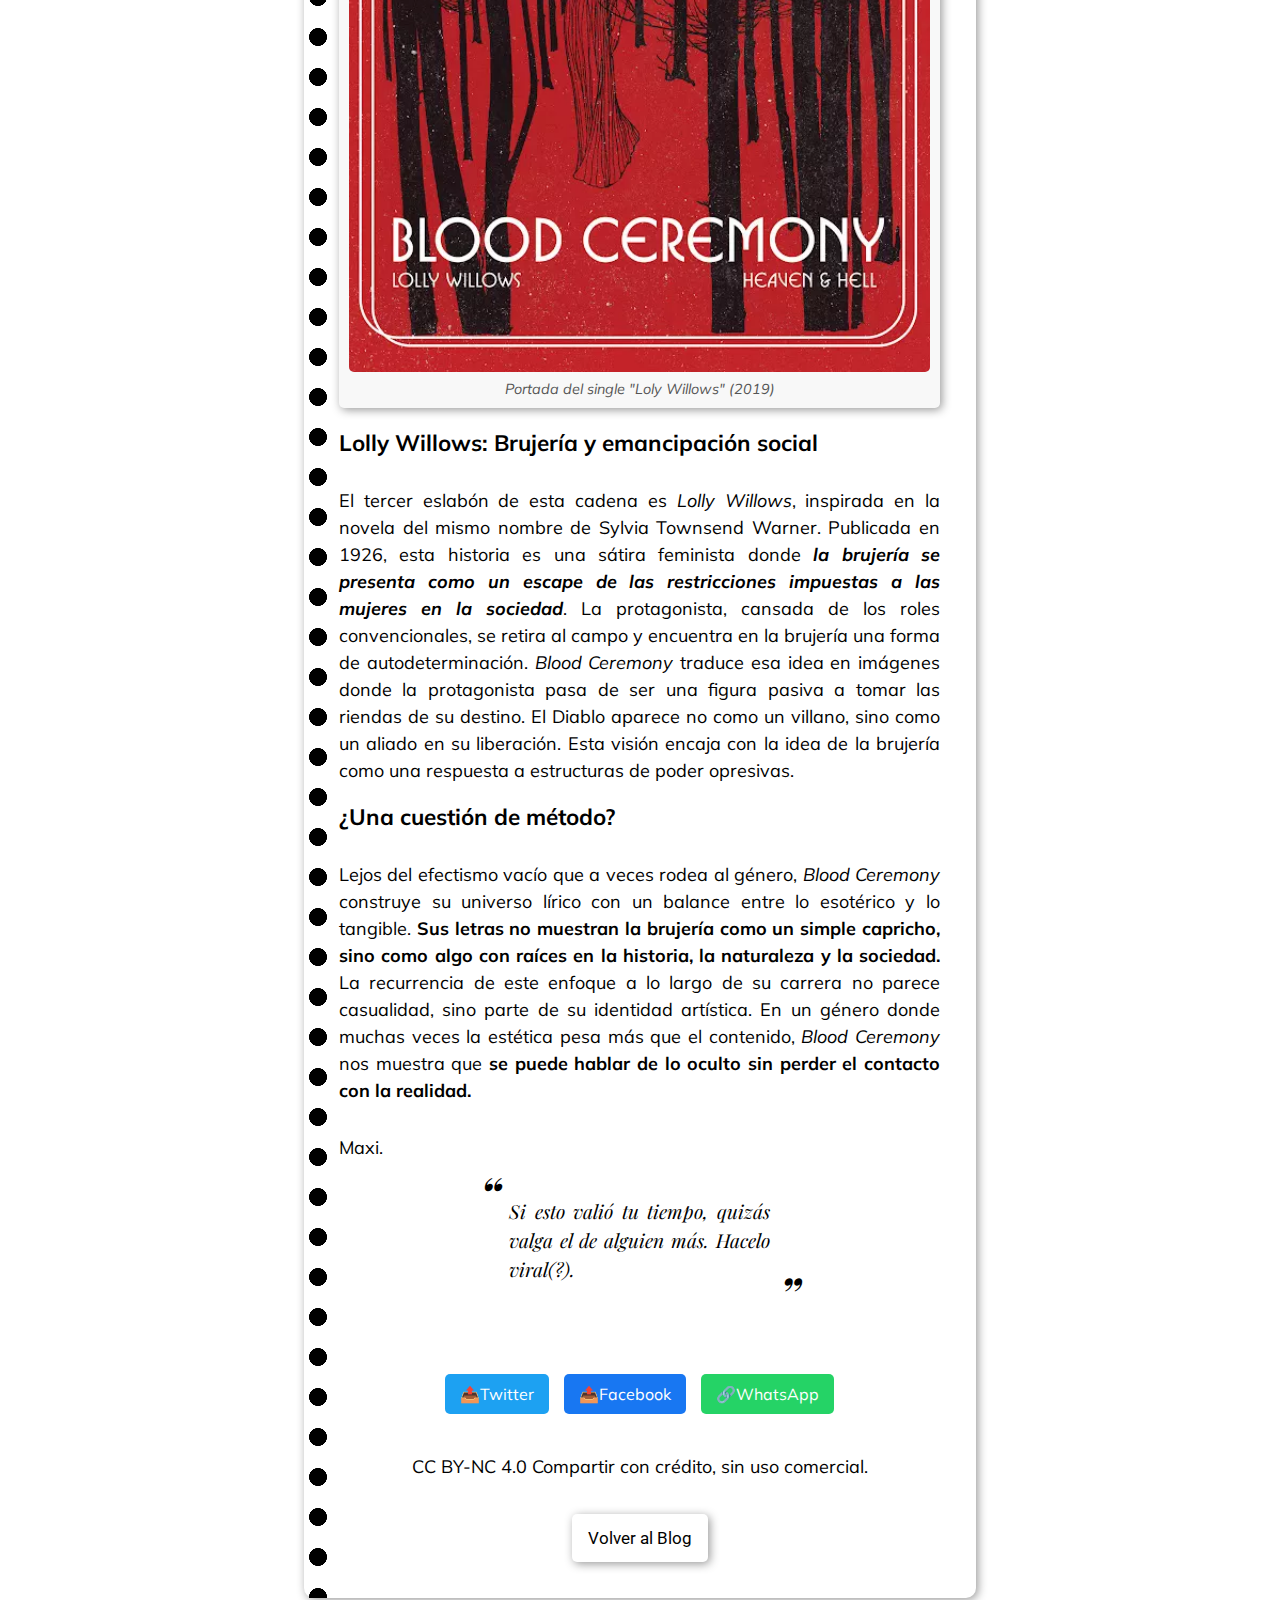
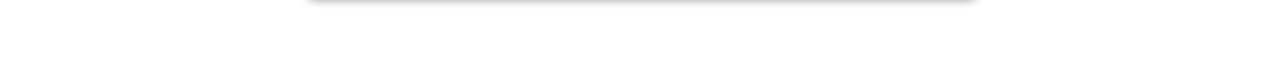
<file: blog/entradas/2025-03-16-BloodCeremony.html>
<!DOCTYPE html>
<html lang="es">
<head>
    <title>Blood Ceremony: brujería y materialismo en el occult
rock</title>
    <meta charset="UTF-8">
    <meta name="viewport" content="width=device-width, initial-scale=1.0">
    <meta name="description" content="Blood Ceremony en algunas de sus
letras presenta a la brujería como algo con raíces en la historia, la
naturaleza y la sociedad.">
    <meta property="og:site_name" content="Blog. Postear o morir.">
    <meta property="og:image" content="../BlogIco.png">
    <meta property="og:title" content="Blood Ceremony: brujería y
materialismo en el occult rock">
    <meta property="og:description" content="Blood Ceremony en algunas
de sus letras presenta a la brujería como algo con raíces en la
historia, la naturaleza y la sociedad.">
    <meta property="og:type" content="article">
    <meta name="category" content="Análisis_culturales">
    <meta property="og:url" content="">
    <link rel="icon" type="image/x-icon" href="../BlogIco.png">
    <link rel="stylesheet" href="../../style.css">
</head>
<body>
    <header class="container blog-header">
        <h1 class="catastrofe">📝Blog📝</h1>
        <p class="intro">Escribir es resistir. Pero sin sentimentalismos. Postear o morir.</p>
    </header>
    <main class="container">
        <article>
            <div class="tagcontainer">
                <p class="tag">Análisis_culturales</p>
            </div>
            <h1>Blood Ceremony, brujería y materialismo en el
            occult rock</h1>
            <p>El <strong>occult rock</strong> pasó por muchas fases
            desde su aparición en los años 60 y 70, moviéndose entre lo
            teatral y lo esotérico. Dentro de ese mundo, <strong>Blood
            Ceremony</strong> se destaca por un particular enfoque en
            algunas de sus canciones: en lugar de exagerar lo místico,
            <em>sus letras se apoyan en la historia, la mitología y la
            antropología</em>. No es solo cuestión de ambientación, sino
            de construir relatos donde <strong><em>lo oculto tiene
            raíces culturales y materiales</em>.</strong></p>
            <p>Esta forma de abordar la brujería aparece en distintas
            etapas de su discografía. Tres canciones en particular
            muestran esa mirada: <strong><em>Hecate</em></strong>,
            <strong><em>Flower Phantoms</em></strong> y
            <strong><em>Lolly Willows</em>.</strong></p>
            <figure>
                <img src="../imagenes/2025-03-16-BloodCeremony1.webp" alt="Portada del Album 'The old ways remains'">
                <figcaption>Portada del album The Old Ways Remain (2023)</figcaption>
            </figure>
            <h2>Hecate: Cosecha, rituales y animismo</h2>
            <p>En <em>Hecate</em>, la banda retoma la figura de la diosa
            griega, pero no desde una perspectiva de magia desbordada,
            sino enmarcada en un ritual de cosecha. La canción refleja
            la conexión entre la agricultura y las creencias animistas
            de las civilizaciones antiguas, donde lo mágico no era algo
            ajeno a la realidad, sino parte de la relación con la
            naturaleza. La letra habla de la urgencia de la recolección,
            del carácter efímero de los frutos y de la necesidad de
            actuar antes de que sea tarde. Aquí, <strong><em>la brujería
            no es un poder sobrenatural, sino un conocimiento ligado al
            ciclo de la vida.</em></strong></p>
            <figure>
                <img src="../imagenes/2025-03-16-BloodCeremony2.webp" alt="Portada del Album 'Lord of Misrule'">
                <figcaption>Portada del album "Lord of Misrule" (2016)</figcaption>
            </figure>
            <h2>Flower Phantoms: La frontera entre lo sensorial y
            lo metafísico</h2>
            <p>Si en <em>Hecate</em> el foco está en lo terrenal,
            <em>Flower Phantoms</em> se mete en terrenos más etéreos,
            sin perder su anclaje en la naturaleza. La canción describe
            un jardín lleno de plantas con connotaciones
            rituales—<em>adelfa, cicuta</em>—y lo combina con una danza
            extática que recuerda a las bacanales de Dionisio. Estas
            plantas no están ahí por casualidad: han sido usadas en
            rituales y se asocian con visiones y estados alterados de
            conciencia. La referencia a la "canción órfica" refuerza el
            vínculo con los antiguos misterios griegos, donde lo místico
            no era una simple abstracción, sino una manera distinta de
            percibir la realidad. También aparece la figura del
            <em>eidolon</em>—una especie de espectro o reflejo de los
            muertos—, lo que sugiere que la muerte no es solo un final,
            sino una presencia latente en el mundo de los vivos.</p>
            <figure>
                <img src="../imagenes/2025-03-16-BloodCeremony3.webp" alt="Portada del single 'Loly Willows'">
                <figcaption>Portada del single "Loly Willows" (2019)</figcaption>
            </figure>
            <h2>Lolly Willows: Brujería y emancipación
            social</h2>
            <p>El tercer eslabón de esta cadena es <em>Lolly
            Willows</em>, inspirada en la novela del mismo nombre de
            Sylvia Townsend Warner. Publicada en 1926, esta historia es
            una sátira feminista donde <strong><em>la brujería se
            presenta como un escape de las restricciones impuestas a las
            mujeres en la sociedad</em></strong>. La protagonista,
            cansada de los roles convencionales, se retira al campo y
            encuentra en la brujería una forma de autodeterminación.
            <em>Blood Ceremony</em> traduce esa idea en imágenes donde
            la protagonista pasa de ser una figura pasiva a tomar las
            riendas de su destino. El Diablo aparece no como un villano,
            sino como un aliado en su liberación. Esta visión encaja con
            la idea de la brujería como una respuesta a estructuras de
            poder opresivas.</p>
            <h2>¿Una cuestión de método?</h2>
            <p>Lejos del efectismo vacío que a veces rodea al género,
            <em>Blood Ceremony</em> construye su universo lírico con un
            balance entre lo esotérico y lo tangible. <strong>Sus letras
            no muestran la brujería como un simple capricho, sino como
            algo con raíces en la historia, la naturaleza y la
            sociedad.</strong> La recurrencia de este enfoque a lo largo
            de su carrera no parece casualidad, sino parte de su
            identidad artística. En un género donde muchas veces la
            estética pesa más que el contenido, <em>Blood Ceremony</em>
            nos muestra que <strong>se puede hablar de lo oculto sin
            perder el contacto con la realidad.</strong></p>
            <p>Maxi.</p>
            <div class="bloque-compartir"></div>
        </article>
        <div class="share-buttons">
            <a href="#" class="share-link" data-network="twitter">📤Twitter</a>
            <a href="#" class="share-link" data-network="facebook">📤Facebook</a>
            <a href="#" class="share-link" data-network="whatsapp">🔗WhatsApp</a>
        </div>
        <a class="intro" href="https://creativecommons.org/licenses/by-nc-sa/4.0/">CC BY-NC 4.0 Compartir con crédito, sin uso comercial.</a></li>
        <div>
            <button class=button onclick="location.href='../index.html'">Volver al Blog</button>
        </div>
    </main>
    <script src="../blog.js"></script>
</body>
</html>
</file>
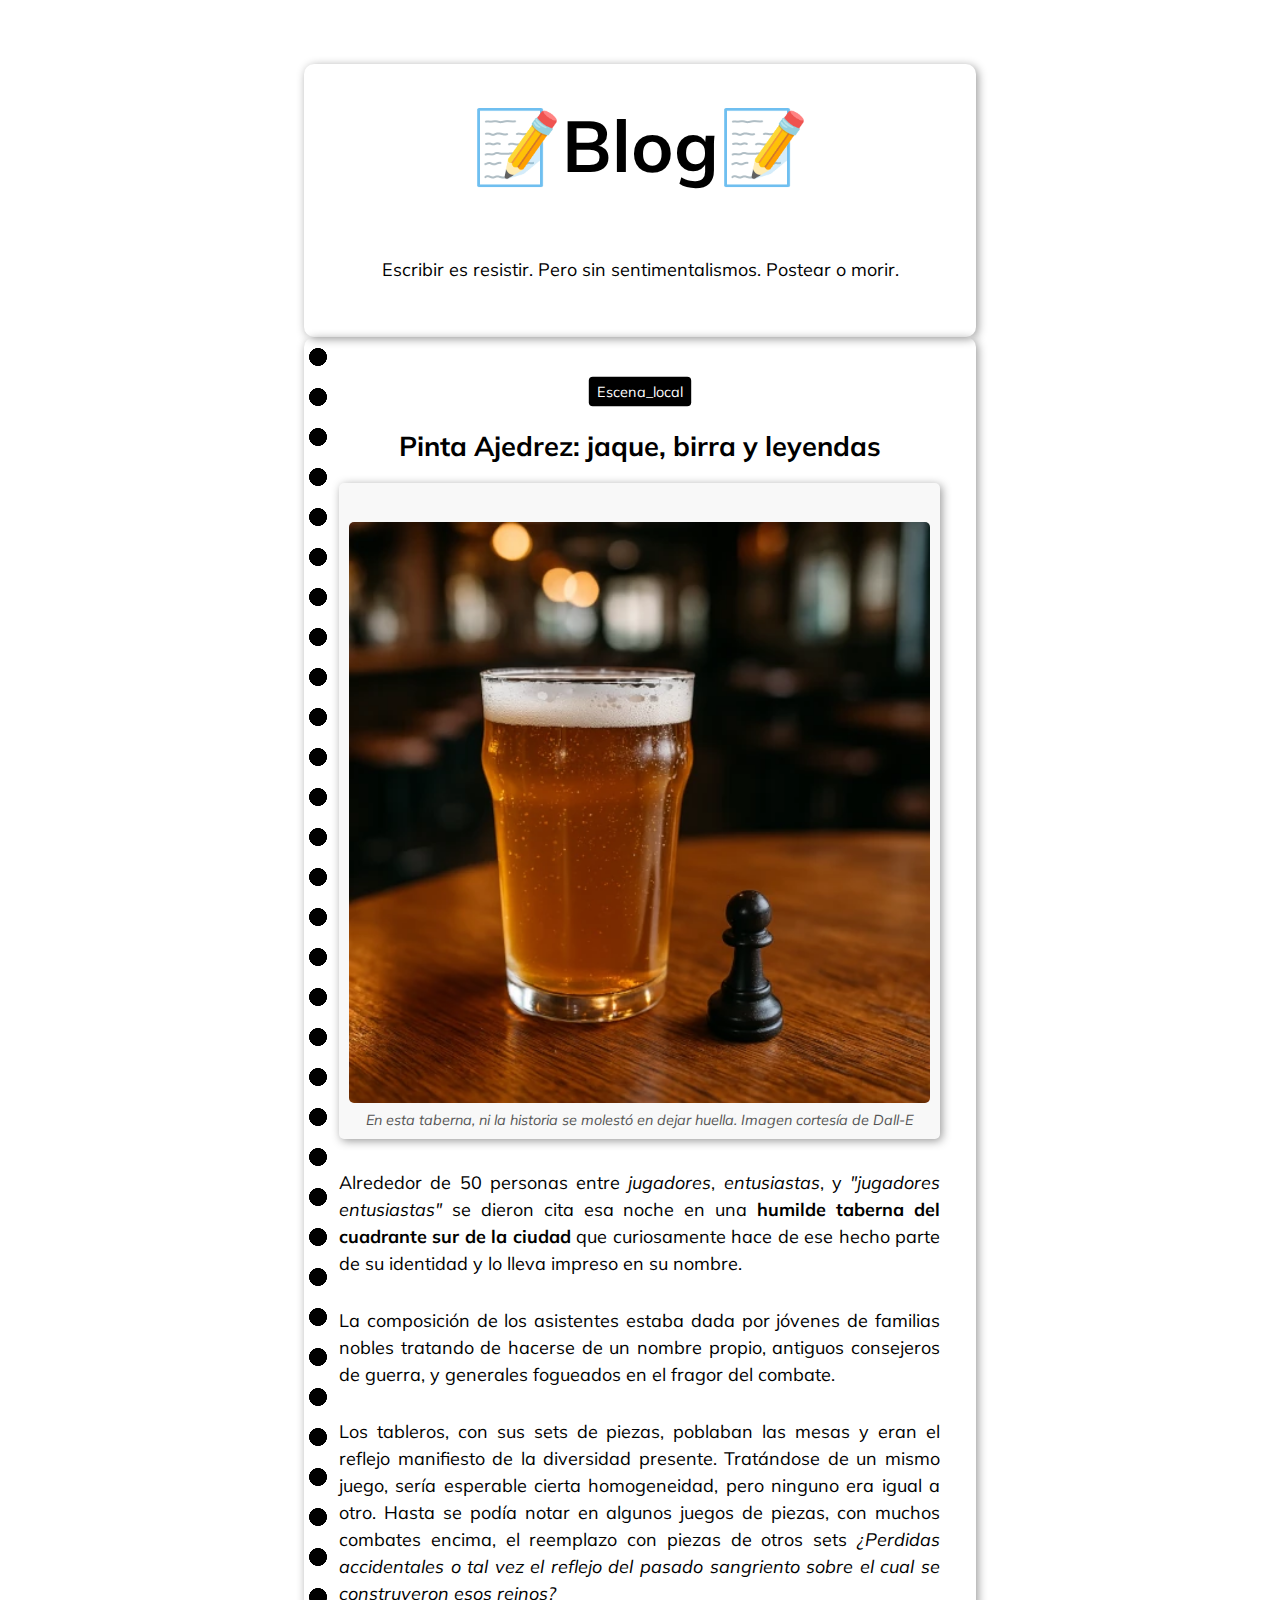
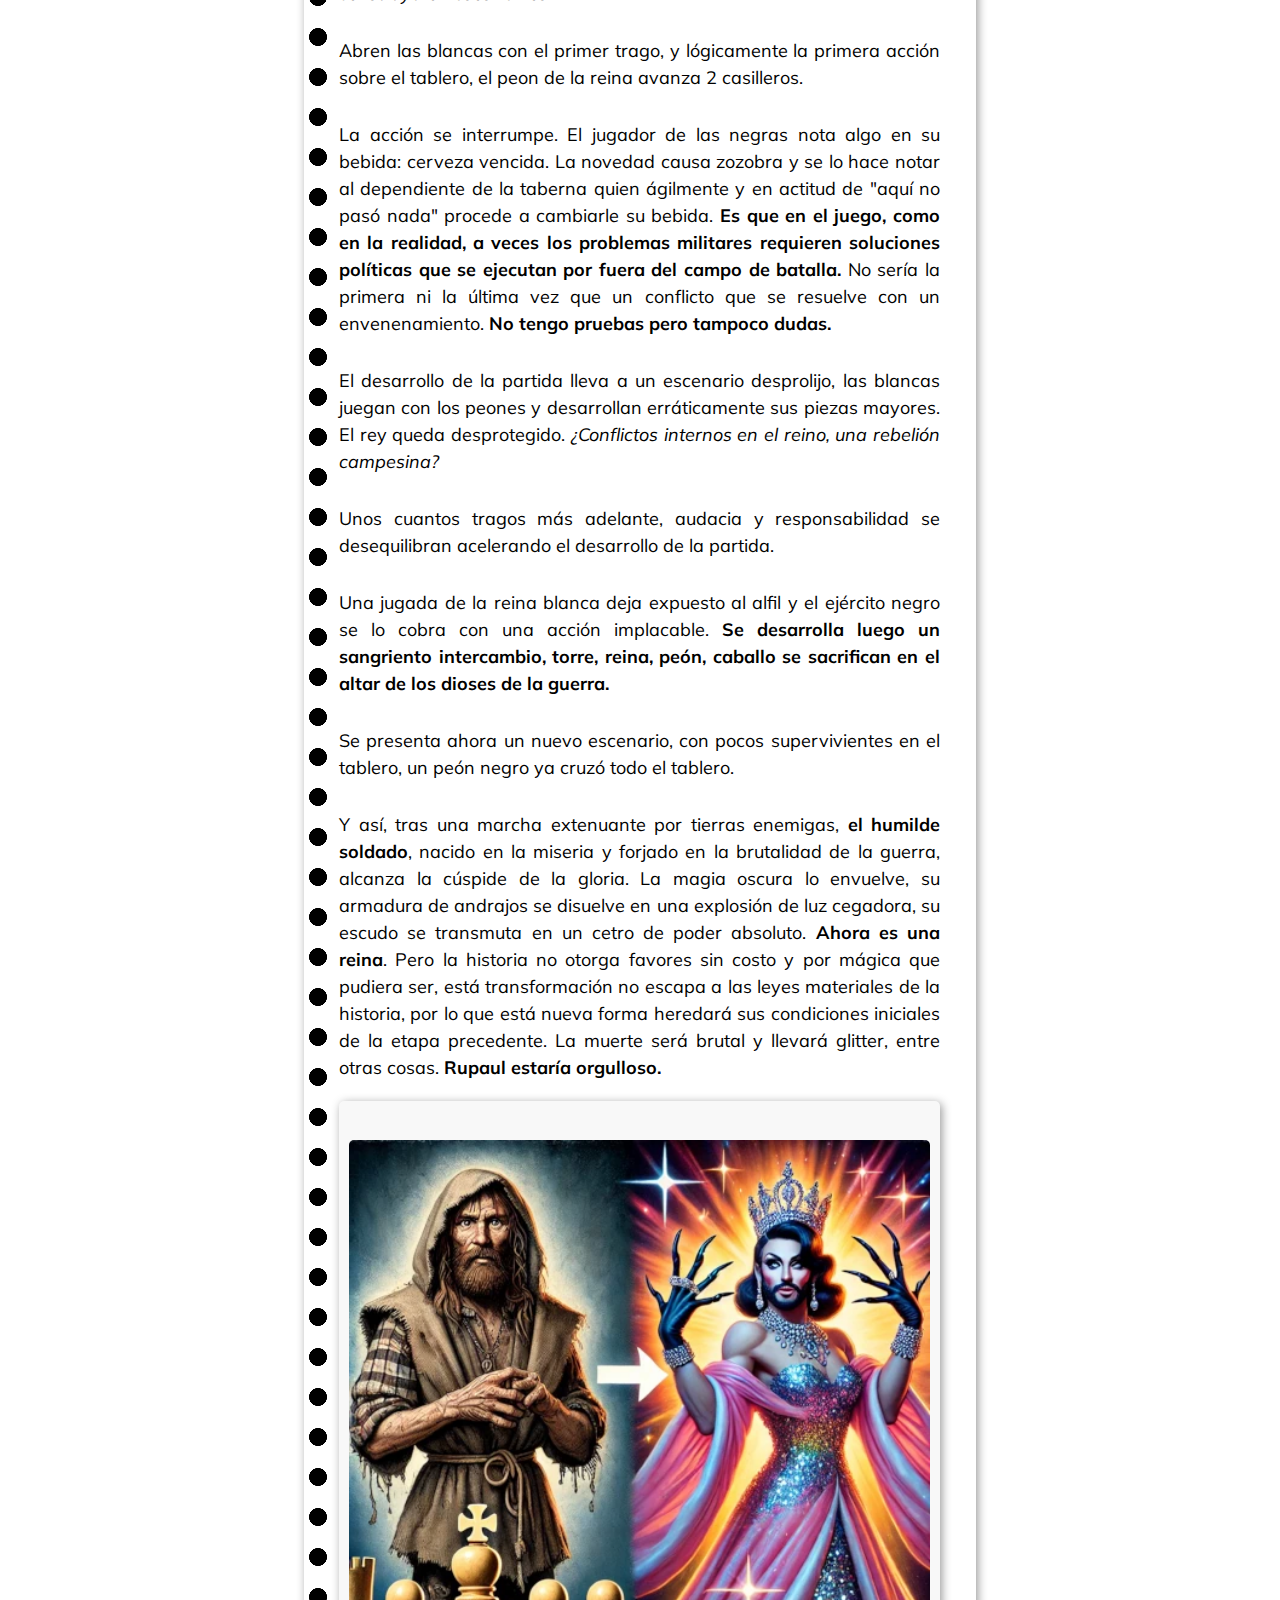
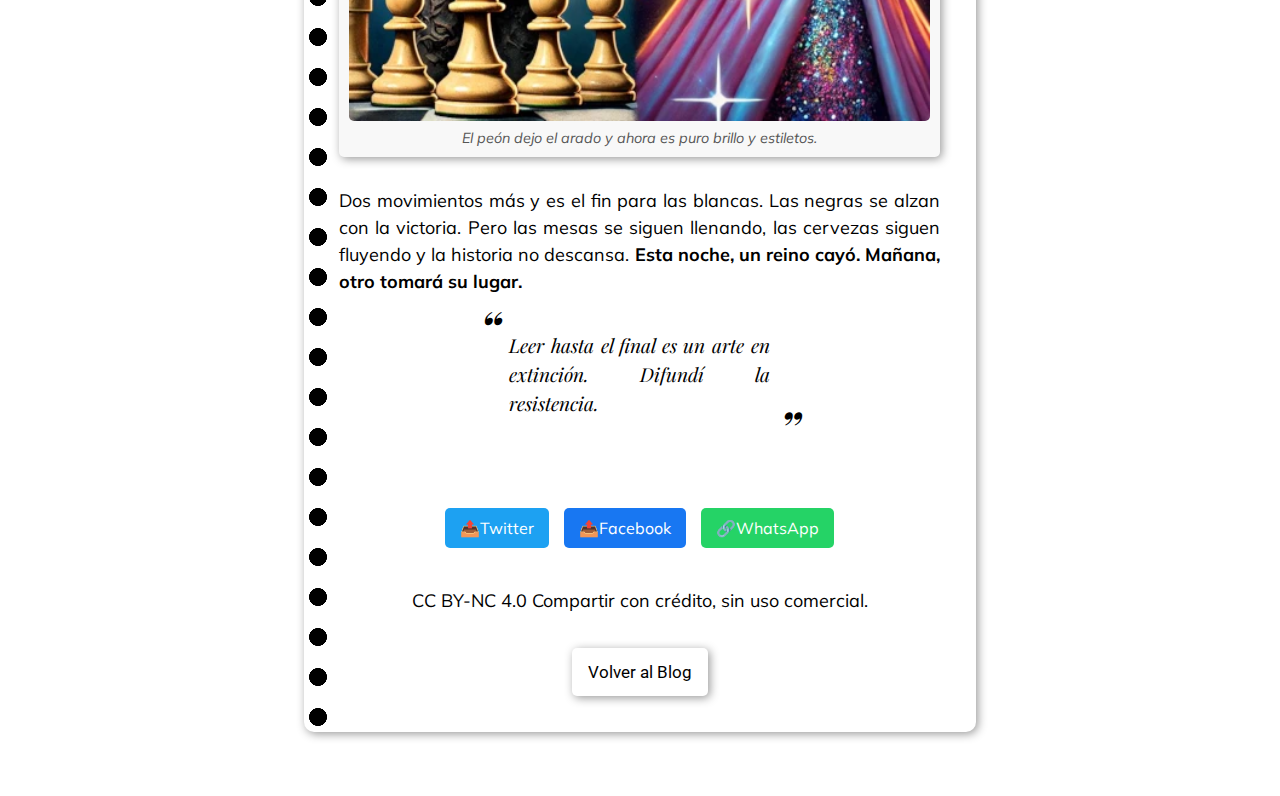
<file: blog/entradas/2025-03-23-PintaAjedrez.html>
<!DOCTYPE html>
<html lang="es">
<head>
    <title>Pinta Ajedrez: jaque, birra y leyendas</title>
    <meta charset="UTF-8">
    <meta name="viewport" content="width=device-width, initial-scale=1.0">
    <meta name="description" content="Jaque, birra y leyendas en los
bares tucumanos">
    <meta property="og:site_name" content="Blog. Postear o morir.">
    <meta property="og:image" content="../BlogIco.png">
    <meta property="og:title" content="Pinta Ajedrez: jaque, birra y
leyendas">
    <meta property="og:description" content="Jaque, birra y leyendas en
los bares tucumanos">
    <meta property="og:type" content="article">
    <meta name="category" content="Escena_local">
    <meta property="og:url" content="">
    <link rel="icon" type="image/x-icon" href="../BlogIco.png">
    <link rel="stylesheet" href="../../style.css">
</head>
<body>
    <header class="container blog-header">
        <h1 class="catastrofe">📝Blog📝</h1>
        <p class="intro">Escribir es resistir. Pero sin sentimentalismos. Postear o morir.</p>
    </header>
    <main class="container">
        <article>
            <div class="tagcontainer">
                <p class="tag">Escena_local</p>
            </div>
            <h1>Pinta Ajedrez: jaque, birra y leyendas</h1>
            <figure>
                <img src="../imagenes/2025-03-23-PintaAjedrez1.webp" alt="Un vaso de cerveza con una pieza de ajedrez">
                <figcaption>En esta taberna, ni la historia se molestó en dejar huella. Imagen cortesía de Dall-E</figcaption>
            </figure>
            <p>Alrededor de 50 personas entre <em>jugadores</em>,
            <em>entusiastas</em>, y <em>"jugadores entusiastas"</em> se
            dieron cita esa noche en una <strong>humilde taberna del
            cuadrante sur de la ciudad</strong> que curiosamente hace de
            ese hecho parte de su identidad y lo lleva impreso en su
            nombre.</p>
            <p>La composición de los asistentes estaba dada por jóvenes
            de familias nobles tratando de hacerse de un nombre propio,
            antiguos consejeros de guerra, y generales fogueados en el
            fragor del combate.</p>
            <p>Los tableros, con sus sets de piezas, poblaban las mesas
            y eran el reflejo manifiesto de la diversidad presente.
            Tratándose de un mismo juego, sería esperable cierta
            homogeneidad, pero ninguno era igual a otro. Hasta se podía
            notar en algunos juegos de piezas, con muchos combates
            encima, el reemplazo con piezas de otros sets <em>¿Perdidas
            accidentales o tal vez el reflejo del pasado sangriento
            sobre el cual se construyeron esos reinos?</em></p>
            <p>Abren las blancas con el primer trago, y lógicamente la
            primera acción sobre el tablero, el peon de la reina avanza
            2 casilleros.</p>
            <p>La acción se interrumpe. El jugador de las negras nota
            algo en su bebida: cerveza vencida. La novedad causa zozobra
            y se lo hace notar al dependiente de la taberna quien
            ágilmente y en actitud de "aquí no pasó nada" procede a
            cambiarle su bebida. <strong>Es que en el juego, como en la
            realidad, a veces los problemas militares requieren
            soluciones políticas que se ejecutan por fuera del campo de
            batalla.</strong> No sería la primera ni la última vez que
            un conflicto que se resuelve con un envenenamiento.
            <strong>No tengo pruebas pero tampoco dudas.</strong></p>
            <p>El desarrollo de la partida lleva a un escenario
            desprolijo, las blancas juegan con los peones y desarrollan
            erráticamente sus piezas mayores. El rey queda desprotegido.
            <em>¿Conflictos internos en el reino, una rebelión
            campesina?</em></p>
            <p>Unos cuantos tragos más adelante, audacia y
            responsabilidad se desequilibran acelerando el desarrollo de
            la partida.</p>
            <p>Una jugada de la reina blanca deja expuesto al alfil y el
            ejército negro se lo cobra con una acción implacable.
            <strong>Se desarrolla luego un sangriento intercambio,
            torre, reina, peón, caballo se sacrifican en el altar de los
            dioses de la guerra.</strong></p>
            <p>Se presenta ahora un nuevo escenario, con pocos
            supervivientes en el tablero, un peón negro ya cruzó todo el
            tablero.</p>
            <p>Y así, tras una marcha extenuante por tierras enemigas,
            <strong>el humilde soldado</strong>, nacido en la miseria y
            forjado en la brutalidad de la guerra, alcanza la cúspide de
            la gloria. La magia oscura lo envuelve, su armadura de
            andrajos se disuelve en una explosión de luz cegadora, su
            escudo se transmuta en un cetro de poder absoluto.
            <strong>Ahora es una reina</strong>. Pero la historia no
            otorga favores sin costo y por mágica que pudiera ser, está
            transformación no escapa a las leyes materiales de la
            historia, por lo que está nueva forma heredará sus
            condiciones iniciales de la etapa precedente. La muerte será
            brutal y llevará glitter, entre otras cosas. <strong>Rupaul
            estaría orgulloso.</strong></p>
            <figure>
                <img src="../imagenes/2025-03-23-PintaAjedrez2.webp" alt="Un peón se convierte en reina">
                <figcaption>El peón dejo el arado y ahora es puro brillo y estiletos.</figcaption>
            </figure>
            <p>Dos movimientos más y es el fin para las blancas. Las
            negras se alzan con la victoria. Pero las mesas se siguen
            llenando, las cervezas siguen fluyendo y la historia no
            descansa. <strong>Esta noche, un reino cayó. Mañana, otro
            tomará su lugar.</strong></p>
            <div class="bloque-compartir"></div>
        </article>
        <div class="share-buttons">
            <a href="#" class="share-link" data-network="twitter">📤Twitter</a>
            <a href="#" class="share-link" data-network="facebook">📤Facebook</a>
            <a href="#" class="share-link" data-network="whatsapp">🔗WhatsApp</a>
        </div>
        <a class="intro" href="https://creativecommons.org/licenses/by-nc-sa/4.0/">CC BY-NC 4.0 Compartir con crédito, sin uso comercial.</a></li>
        <div>
            <button class=button onclick="location.href='../index.html'">Volver al Blog</button>
        </div>
    </main>
    <script src="../blog.js"></script>
</body>
</html>
</file>
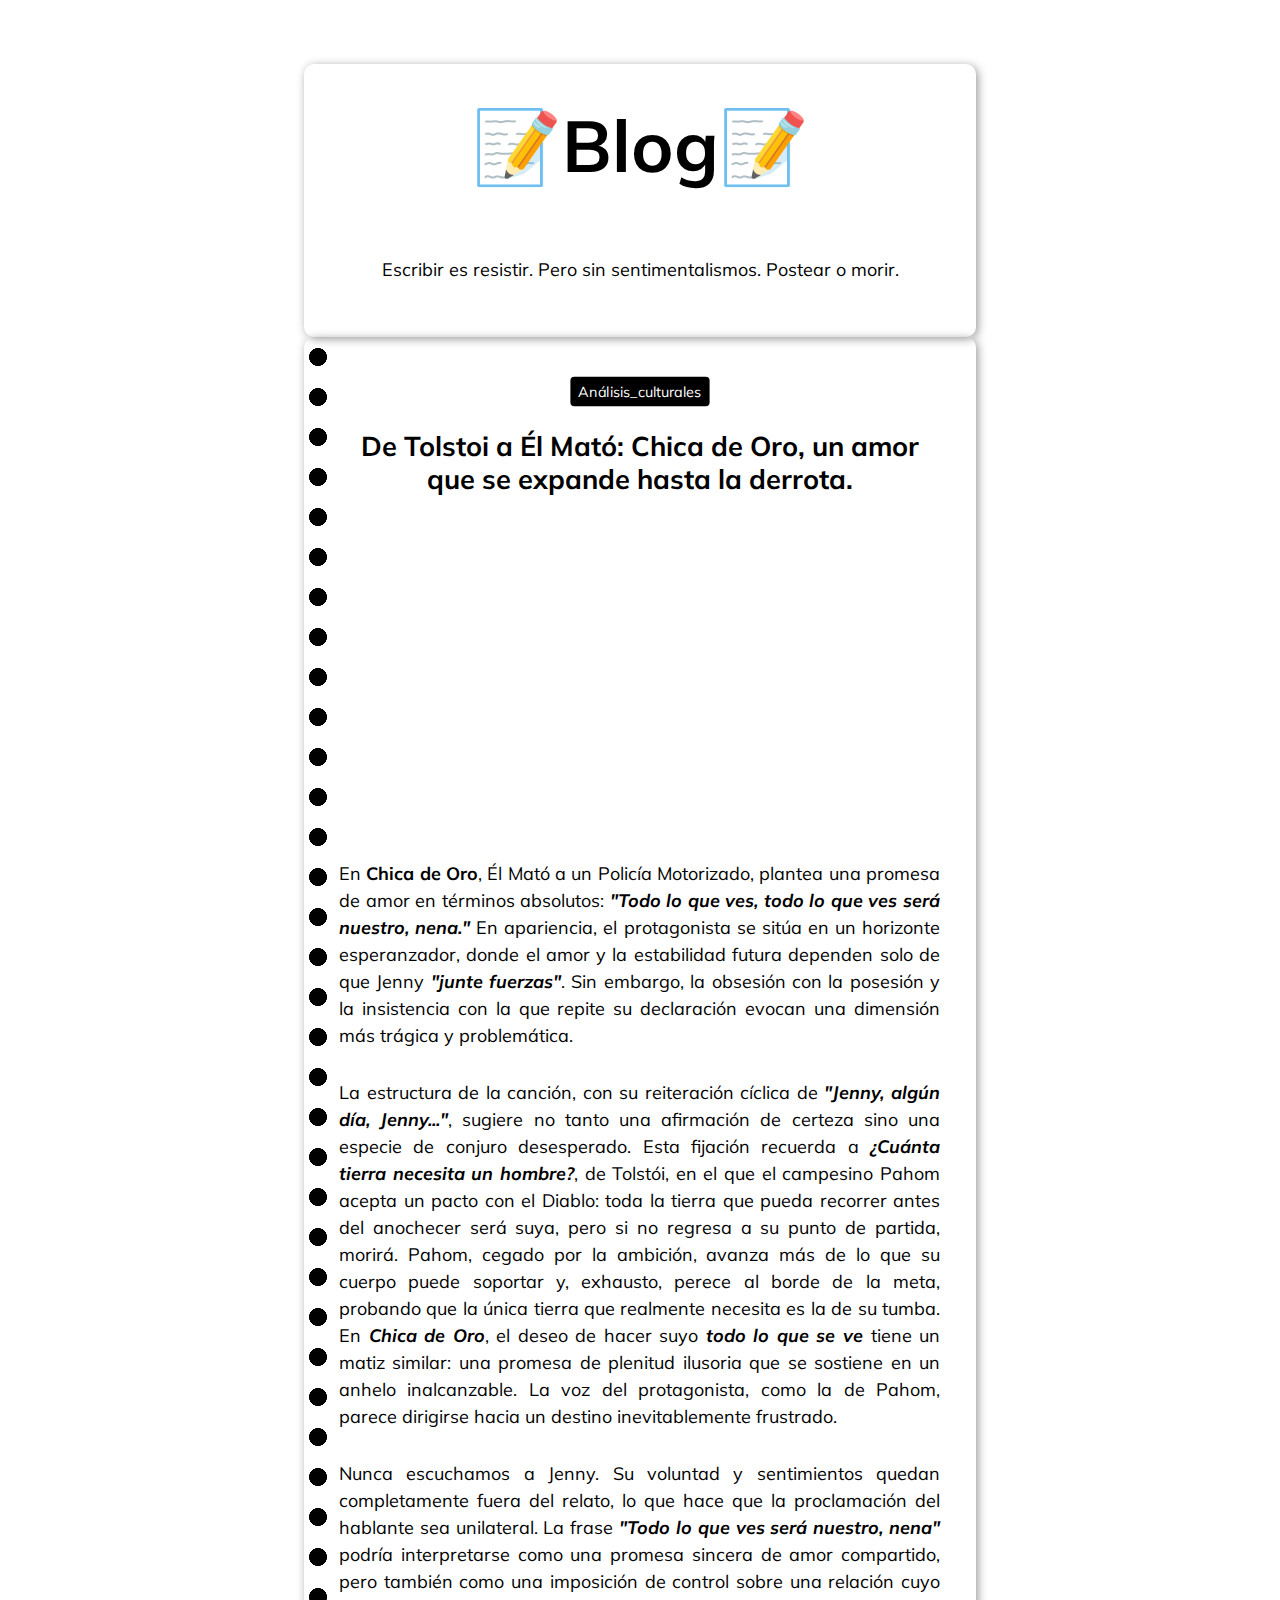
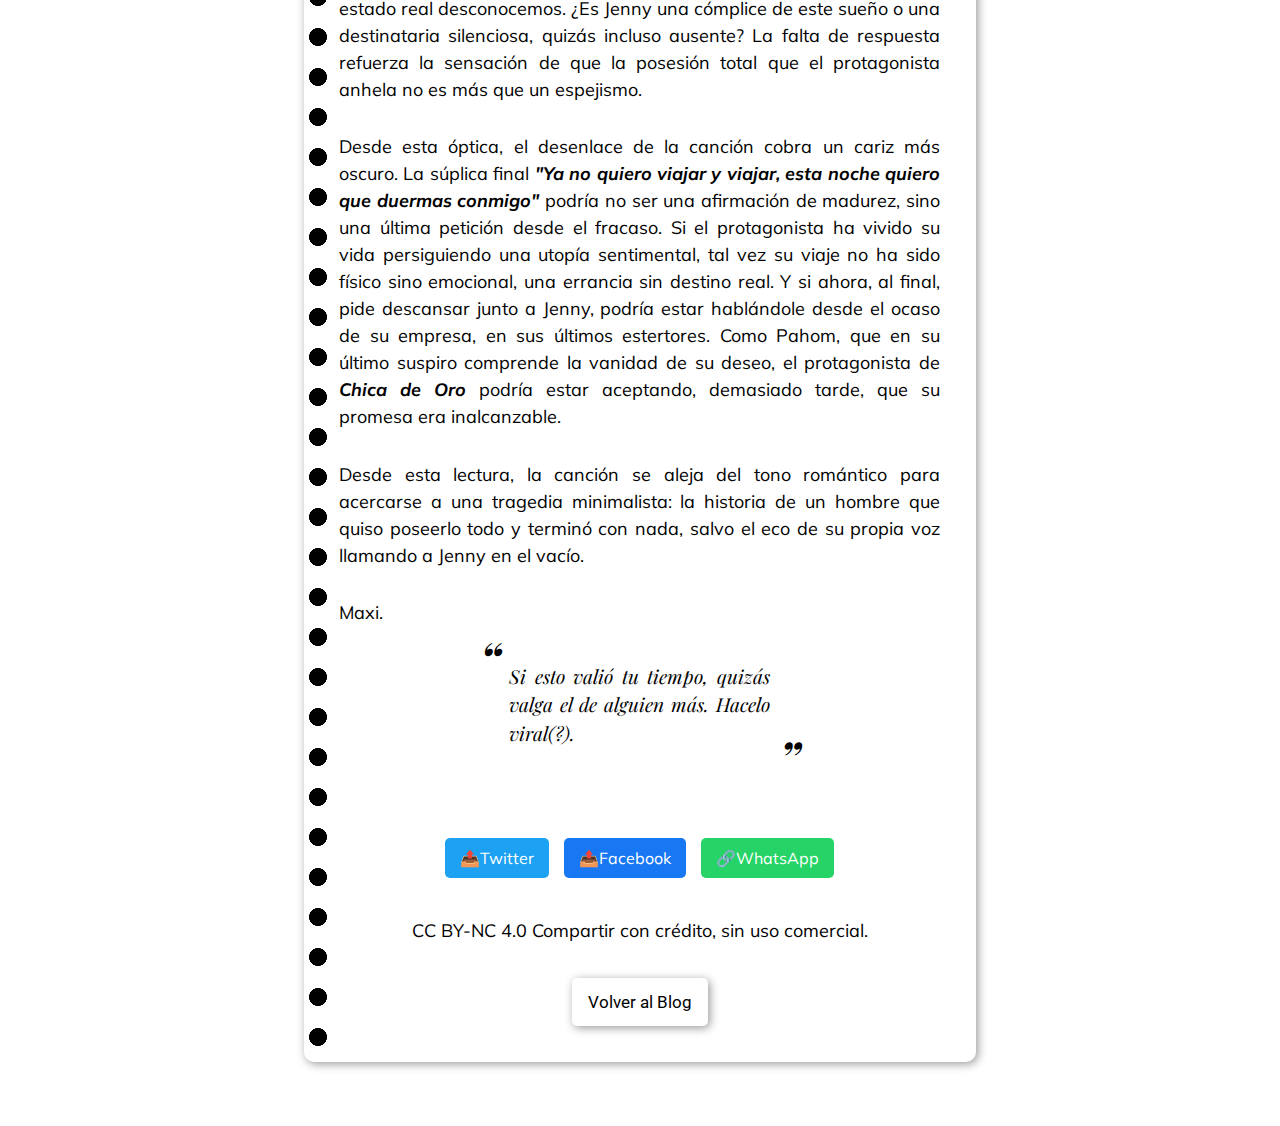
<file: blog/entradas/2025-04-02-ChicadeOro.html>
<!DOCTYPE html>
<html lang="es">
<head>
    <title>De Tolstoi a El Mato, Chica de oro, un amor que se expande
hasta la derrota.</title>
    <meta charset="UTF-8">
    <meta name="viewport" content="width=device-width, initial-scale=1.0">
    <meta name="description" content="Chica de Oro, una lectura e
interpretación alternativa">
    <meta property="og:site_name" content="Blog. Postear o morir.">
    <meta property="og:image" content="../BlogIco.png">
    <meta property="og:title" content="De Tolstoi a El Mato, Chica de
oro, un amor que se expande hasta la derrota.">
    <meta property="og:description" content="Chica de Oro, una lectura e
interpretación alternativa">
    <meta property="og:type" content="article">
    <meta name="category" content="Análisis_culturales">
    <meta property="og:url" content="">
    <link rel="icon" type="image/x-icon" href="../BlogIco.png">
    <link rel="stylesheet" href="../../style.css">
</head>
<body>
    <header class="container blog-header">
        <h1 class="catastrofe">📝Blog📝</h1>
        <p class="intro">Escribir es resistir. Pero sin sentimentalismos. Postear o morir.</p>
    </header>
    <main class="container">
        <article>
            <div class="tagcontainer">
                <p class="tag">Análisis_culturales</p>
            </div>
            <h1
            id="de-tolstoi-a-él-mató-chica-de-oro-un-amor-que-se-expande-hasta-la-derrota.">De
            Tolstoi a Él Mató: Chica de Oro, un amor que se expande
            hasta la derrota.</h1>
            <iframe width="560" height="315" src="https://www.youtube.com/embed/uMmTHtjtMNg?si=VoUdc5MA28nX78Zw&amp;start=3140" title="YouTube video player" frameborder="0" allow="accelerometer; autoplay; clipboard-write; encrypted-media; gyroscope; picture-in-picture; web-share" referrerpolicy="strict-origin-when-cross-origin" allowfullscreen>
            </iframe>
            <p>En <strong>Chica de Oro</strong>, Él Mató a un Policía
            Motorizado, plantea una promesa de amor en términos
            absolutos: <strong><em>"Todo lo que ves, todo lo que ves será
            nuestro, nena."</em></strong> En apariencia, el protagonista se sitúa
            en un horizonte esperanzador, donde el amor y la estabilidad
            futura dependen solo de que Jenny <strong><em>"junte fuerzas"</em></strong>.
            Sin embargo, la obsesión con la posesión y la insistencia
            con la que repite su declaración evocan una dimensión más
            trágica y problemática.</p>
            <p>La estructura de la canción, con su reiteración cíclica
            de <strong><em>"Jenny, algún día, Jenny..."</em></strong>, sugiere no tanto
            una afirmación de certeza sino una especie de conjuro
            desesperado. Esta fijación recuerda a <strong><em>¿Cuánta tierra
            necesita un hombre?</em></strong>, de Tolstói, en el que el campesino
            Pahom acepta un pacto con el Diablo: toda la tierra que
            pueda recorrer antes del anochecer será suya, pero si no
            regresa a su punto de partida, morirá. Pahom, cegado por la
            ambición, avanza más de lo que su cuerpo puede soportar y,
            exhausto, perece al borde de la meta, probando que la única
            tierra que realmente necesita es la de su tumba. En
            <strong><em>Chica de Oro</em></strong>, el deseo de hacer suyo <strong><em>todo lo
            que se ve</em></strong> tiene un matiz similar: una promesa de
            plenitud ilusoria que se sostiene en un anhelo inalcanzable.
            La voz del protagonista, como la de Pahom, parece dirigirse
            hacia un destino inevitablemente frustrado.</p>
            <p>Nunca escuchamos a Jenny. Su voluntad y sentimientos
            quedan completamente fuera del relato, lo que hace que la
            proclamación del hablante sea unilateral. La frase <strong><em>"Todo
            lo que ves será nuestro, nena"</em></strong> podría interpretarse
            como una promesa sincera de amor compartido, pero también
            como una imposición de control sobre una relación cuyo
            estado real desconocemos. ¿Es Jenny una cómplice de este
            sueño o una destinataria silenciosa, quizás incluso ausente?
            La falta de respuesta refuerza la sensación de que la
            posesión total que el protagonista anhela no es más que un
            espejismo.</p>
            <p>Desde esta óptica, el desenlace de la canción cobra un
            cariz más oscuro. La súplica final <strong><em>"Ya no quiero viajar
            y viajar, esta noche quiero que duermas conmigo"</em></strong> podría
            no ser una afirmación de madurez, sino una última petición
            desde el fracaso. Si el protagonista ha vivido su vida
            persiguiendo una utopía sentimental, tal vez su viaje no ha
            sido físico sino emocional, una errancia sin destino real. Y
            si ahora, al final, pide descansar junto a Jenny, podría
            estar hablándole desde el ocaso de su empresa, en sus
            últimos estertores. Como Pahom, que en su último suspiro
            comprende la vanidad de su deseo, el protagonista de
            <strong><em>Chica de Oro</em></strong> podría estar aceptando, demasiado
            tarde, que su promesa era inalcanzable.</p>
            <p>Desde esta lectura, la canción se aleja del tono
            romántico para acercarse a una tragedia minimalista: la
            historia de un hombre que quiso poseerlo todo y terminó con
            nada, salvo el eco de su propia voz llamando a Jenny en el
            vacío.</p>
            <p>Maxi.</p>
            <div class="bloque-compartir"></div>
        </article>
        <div class="share-buttons">
            <a href="#" class="share-link" data-network="twitter">📤Twitter</a>
            <a href="#" class="share-link" data-network="facebook">📤Facebook</a>
            <a href="#" class="share-link" data-network="whatsapp">🔗WhatsApp</a>
        </div>
        <a class="intro" href="https://creativecommons.org/licenses/by-nc-sa/4.0/">CC BY-NC 4.0 Compartir con crédito, sin uso comercial.</a></li>
        <div>
            <button class=button onclick="location.href='../index.html'">Volver al Blog</button>
        </div>
    </main>
    <script src="../blog.js"></script>
</body>
</html>
</file>
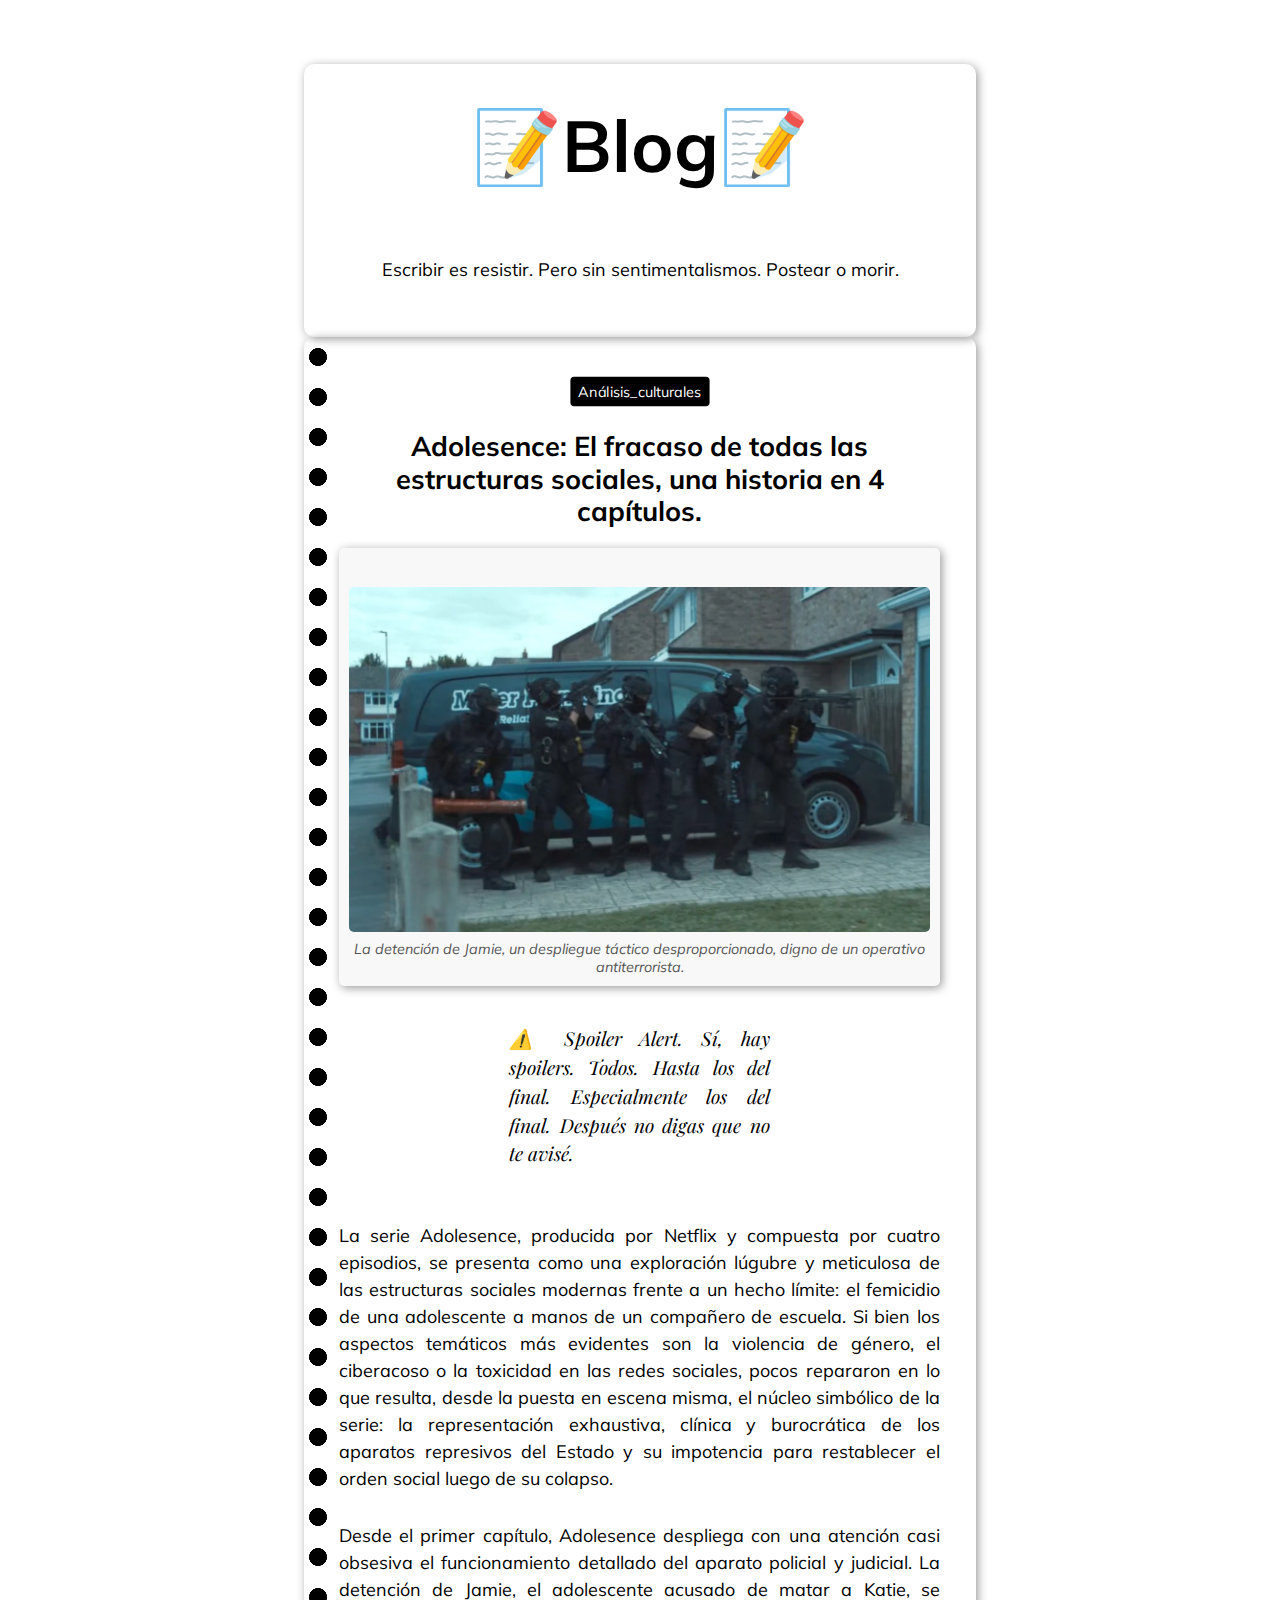
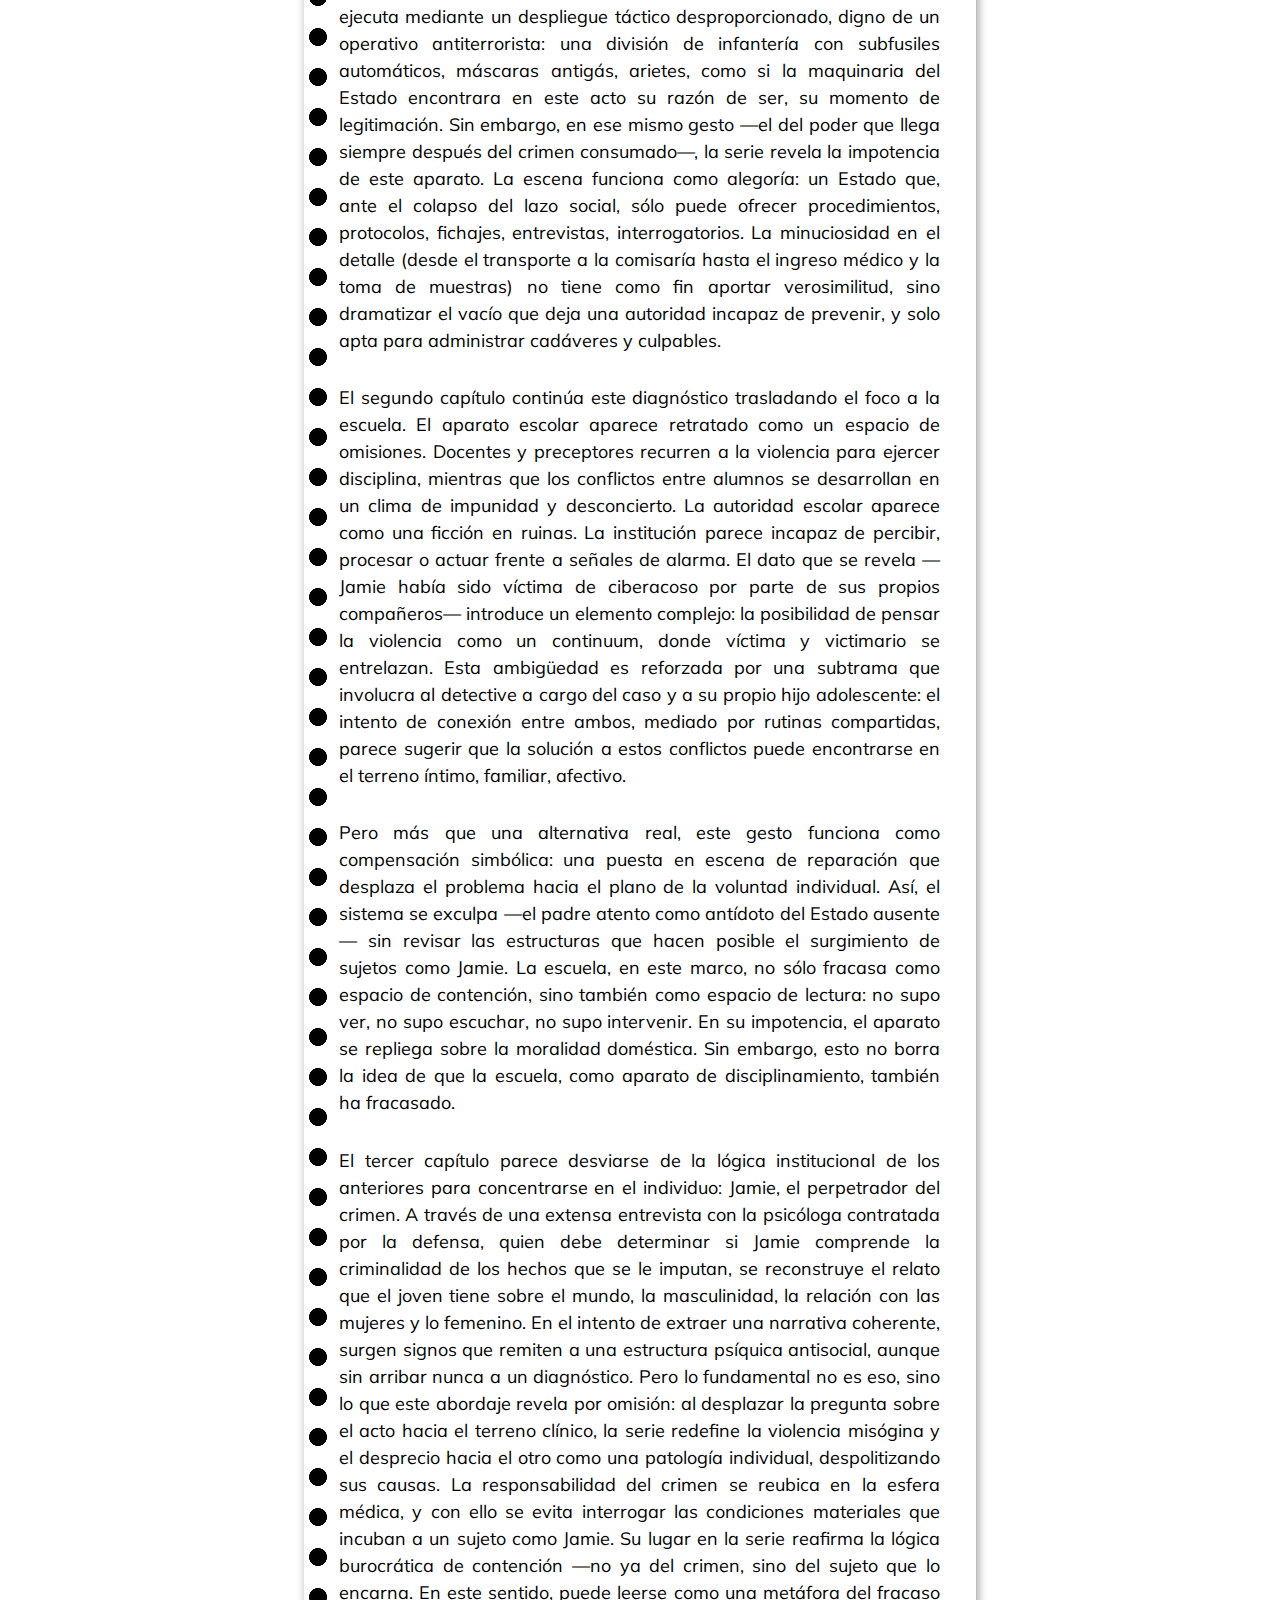
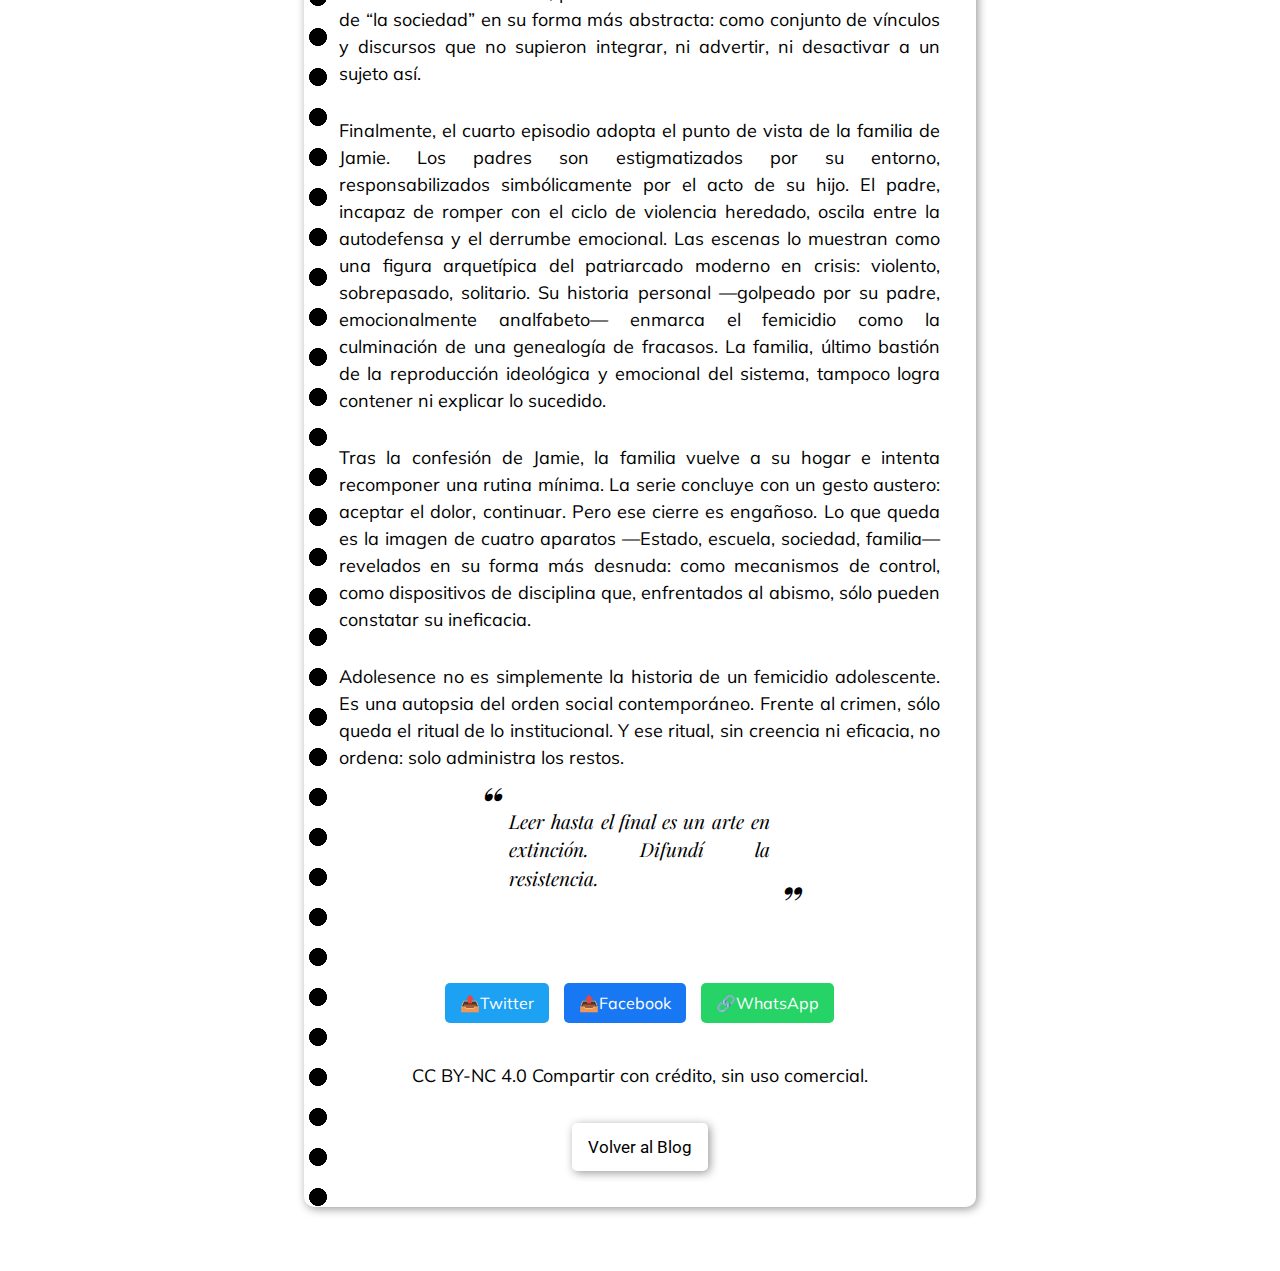
<file: blog/entradas/2025-04-19-Adolesence.html>
<!DOCTYPE html>
<html lang="es">
<head>
    <title>Adolesence, el fracaso de todas las estructuras sociales, una
historia en 4 capitulos.</title>
    <meta charset="UTF-8">
    <meta name="viewport" content="width=device-width, initial-scale=1.0">
    <meta name="description" content="Analisis con spoilers de la serie
Adolesence (2025-Netflix).">
    <meta property="og:site_name" content="Blog. Postear o morir.">
    <meta property="og:image" content="../BlogIco.png">
    <meta property="og:title" content="Adolesence, el fracaso de todas
las estructuras sociales, una historia en 4 capitulos.">
    <meta property="og:description" content="Analisis con spoilers de la
serie Adolesence (2025-Netflix).">
    <meta property="og:type" content="article">
    <meta name="category" content="Análisis_culturales">
    <meta property="og:url" content="">
    <link rel="icon" type="image/x-icon" href="../BlogIco.png">
    <link rel="stylesheet" href="../../style.css">
</head>
<body>
    <header class="container blog-header">
        <h1 class="catastrofe">📝Blog📝</h1>
        <p class="intro">Escribir es resistir. Pero sin sentimentalismos. Postear o morir.</p>
    </header>
    <main class="container">
        <article>
            <div class="tagcontainer">
                <p class="tag">Análisis_culturales</p>
            </div>
            <h1>Adolesence: El fracaso de todas las estructuras
                sociales, una historia en 4 capítulos.</h1>
                <figure>
                    <img src="../imagenes/2025-04-19-Adolesence1.webp" alt="La detención de Jamie">
                    <figcaption>La detención de Jamie, un despliegue táctico desproporcionado, digno de un operativo
                        antiterrorista.</figcaption>
                </figure>
                <div class="spoiler-alert"></div>
            <p>La serie Adolesence, producida por Netflix y compuesta
            por cuatro episodios, se presenta como una exploración
            lúgubre y meticulosa de las estructuras sociales modernas
            frente a un hecho límite: el femicidio de una adolescente a
            manos de un compañero de escuela. Si bien los aspectos
            temáticos más evidentes son la violencia de género, el
            ciberacoso o la toxicidad en las redes sociales, pocos
            repararon en lo que resulta, desde la puesta en escena
            misma, el núcleo simbólico de la serie: la representación
            exhaustiva, clínica y burocrática de los aparatos represivos
            del Estado y su impotencia para restablecer el orden social
            luego de su colapso.</p>
            <p>Desde el primer capítulo, Adolesence despliega con una
            atención casi obsesiva el funcionamiento detallado del
            aparato policial y judicial. La detención de Jamie, el
            adolescente acusado de matar a Katie, se ejecuta mediante un
            despliegue táctico desproporcionado, digno de un operativo
            antiterrorista: una división de infantería con subfusiles
            automáticos, máscaras antigás, arietes, como si la
            maquinaria del Estado encontrara en este acto su razón de
            ser, su momento de legitimación. Sin embargo, en ese mismo
            gesto —el del poder que llega siempre después del crimen
            consumado—, la serie revela la impotencia de este aparato.
            La escena funciona como alegoría: un Estado que, ante el
            colapso del lazo social, sólo puede ofrecer procedimientos,
            protocolos, fichajes, entrevistas, interrogatorios. La
            minuciosidad en el detalle (desde el transporte a la
            comisaría hasta el ingreso médico y la toma de muestras) no
            tiene como fin aportar verosimilitud, sino dramatizar el
            vacío que deja una autoridad incapaz de prevenir, y solo
            apta para administrar cadáveres y culpables.</p>
            <p>El segundo capítulo continúa este diagnóstico trasladando
            el foco a la escuela. El aparato escolar aparece retratado
            como un espacio de omisiones. Docentes y preceptores
            recurren a la violencia para ejercer
            disciplina, mientras que los conflictos entre alumnos se
            desarrollan en un clima de impunidad y desconcierto. La
            autoridad escolar aparece como una ficción en ruinas. La
            institución parece incapaz de percibir, procesar o actuar
            frente a señales de alarma. El dato que se revela —Jamie
            había sido víctima de ciberacoso por parte de sus propios
            compañeros— introduce un elemento complejo: la posibilidad
            de pensar la violencia como un continuum, donde víctima y
            victimario se entrelazan. Esta ambigüedad es reforzada por
            una subtrama que involucra al detective a cargo del caso y a
            su propio hijo adolescente: el intento de conexión entre
            ambos, mediado por rutinas compartidas, parece sugerir que la
            solución a estos conflictos puede encontrarse en el terreno
            íntimo, familiar, afectivo.</p>
            <p>Pero más que una alternativa real, este gesto funciona
            como compensación simbólica: una puesta en escena de
            reparación que desplaza el problema hacia el plano de la
            voluntad individual. Así, el sistema se exculpa —el padre
            atento como antídoto del Estado ausente— sin revisar las
            estructuras que hacen posible el surgimiento de sujetos como
            Jamie. La escuela, en este marco, no sólo fracasa como
            espacio de contención, sino también como espacio de lectura:
            no supo ver, no supo escuchar, no supo intervenir. En su
            impotencia, el aparato se repliega sobre la moralidad
            doméstica. Sin embargo, esto no borra la idea de que la
            escuela, como aparato de disciplinamiento, también ha
            fracasado.</p>
            <p>El tercer capítulo parece desviarse de la lógica
            institucional de los anteriores para concentrarse en el
            individuo: Jamie, el perpetrador del crimen. A través de una
            extensa entrevista con la psicóloga contratada por la
            defensa, quien debe determinar si Jamie comprende la
            criminalidad de los hechos que se le imputan, se reconstruye
            el relato que el joven tiene sobre el mundo, la
            masculinidad, la relación con las mujeres y lo femenino. En
            el intento de extraer una narrativa coherente, surgen signos
            que remiten a una estructura psíquica antisocial, aunque sin
            arribar nunca a un diagnóstico. Pero lo fundamental no es
            eso, sino lo que este abordaje revela por omisión: al
            desplazar la pregunta sobre el acto hacia el terreno
            clínico, la serie redefine la violencia misógina y el
            desprecio hacia el otro como una patología individual,
            despolitizando sus causas. La responsabilidad del crimen se
            reubica en la esfera médica, y con ello se evita interrogar
            las condiciones materiales que incuban a un
            sujeto como Jamie. Su lugar en la serie reafirma la lógica
            burocrática de contención —no ya del crimen, sino del sujeto
            que lo encarna. En este sentido, puede leerse como una
            metáfora del fracaso de “la sociedad” en su forma más
            abstracta: como conjunto de vínculos y discursos que no
            supieron integrar, ni advertir, ni desactivar a un sujeto
            así.</p>
            <p>Finalmente, el cuarto episodio adopta el punto de vista
            de la familia de Jamie. Los padres son estigmatizados por su
            entorno, responsabilizados simbólicamente por el acto de su
            hijo. El padre, incapaz de romper con el ciclo de violencia
            heredado, oscila entre la autodefensa y el derrumbe
            emocional. Las escenas lo muestran como una figura
            arquetípica del patriarcado moderno en crisis: violento,
            sobrepasado, solitario. Su historia personal —golpeado por
            su padre, emocionalmente analfabeto— enmarca el femicidio
            como la culminación de una genealogía de fracasos. La
            familia, último bastión de la reproducción ideológica y
            emocional del sistema, tampoco logra contener ni explicar lo
            sucedido.</p>
            <p>Tras la confesión de Jamie, la familia vuelve a su hogar
            e intenta recomponer una rutina mínima. La serie concluye
            con un gesto austero: aceptar el dolor, continuar. Pero ese
            cierre es engañoso. Lo que queda es la imagen de cuatro
            aparatos —Estado, escuela, sociedad, familia— revelados en
            su forma más desnuda: como mecanismos de control, como
            dispositivos de disciplina que, enfrentados al abismo, sólo
            pueden constatar su ineficacia.</p>
            <p>Adolesence no es simplemente la historia de un femicidio
            adolescente. Es una autopsia del orden social contemporáneo.
            Frente al crimen, sólo queda el ritual de lo institucional.
            Y ese ritual, sin creencia ni eficacia, no ordena: solo
            administra los restos.</p>
            <div class="bloque-compartir"></div>
        </article>
        <div class="share-buttons">
            <a href="#" class="share-link" data-network="twitter">📤Twitter</a>
            <a href="#" class="share-link" data-network="facebook">📤Facebook</a>
            <a href="#" class="share-link" data-network="whatsapp">🔗WhatsApp</a>
        </div>
        <a class="intro" href="https://creativecommons.org/licenses/by-nc-sa/4.0/">CC BY-NC 4.0 Compartir con crédito, sin uso comercial.</a></li>
        <div>
            <button class=button onclick="location.href='../index.html'">Volver al Blog</button>
        </div>
    </main>
    <script src="../blog.js"></script>
</body>
</html>
</file>
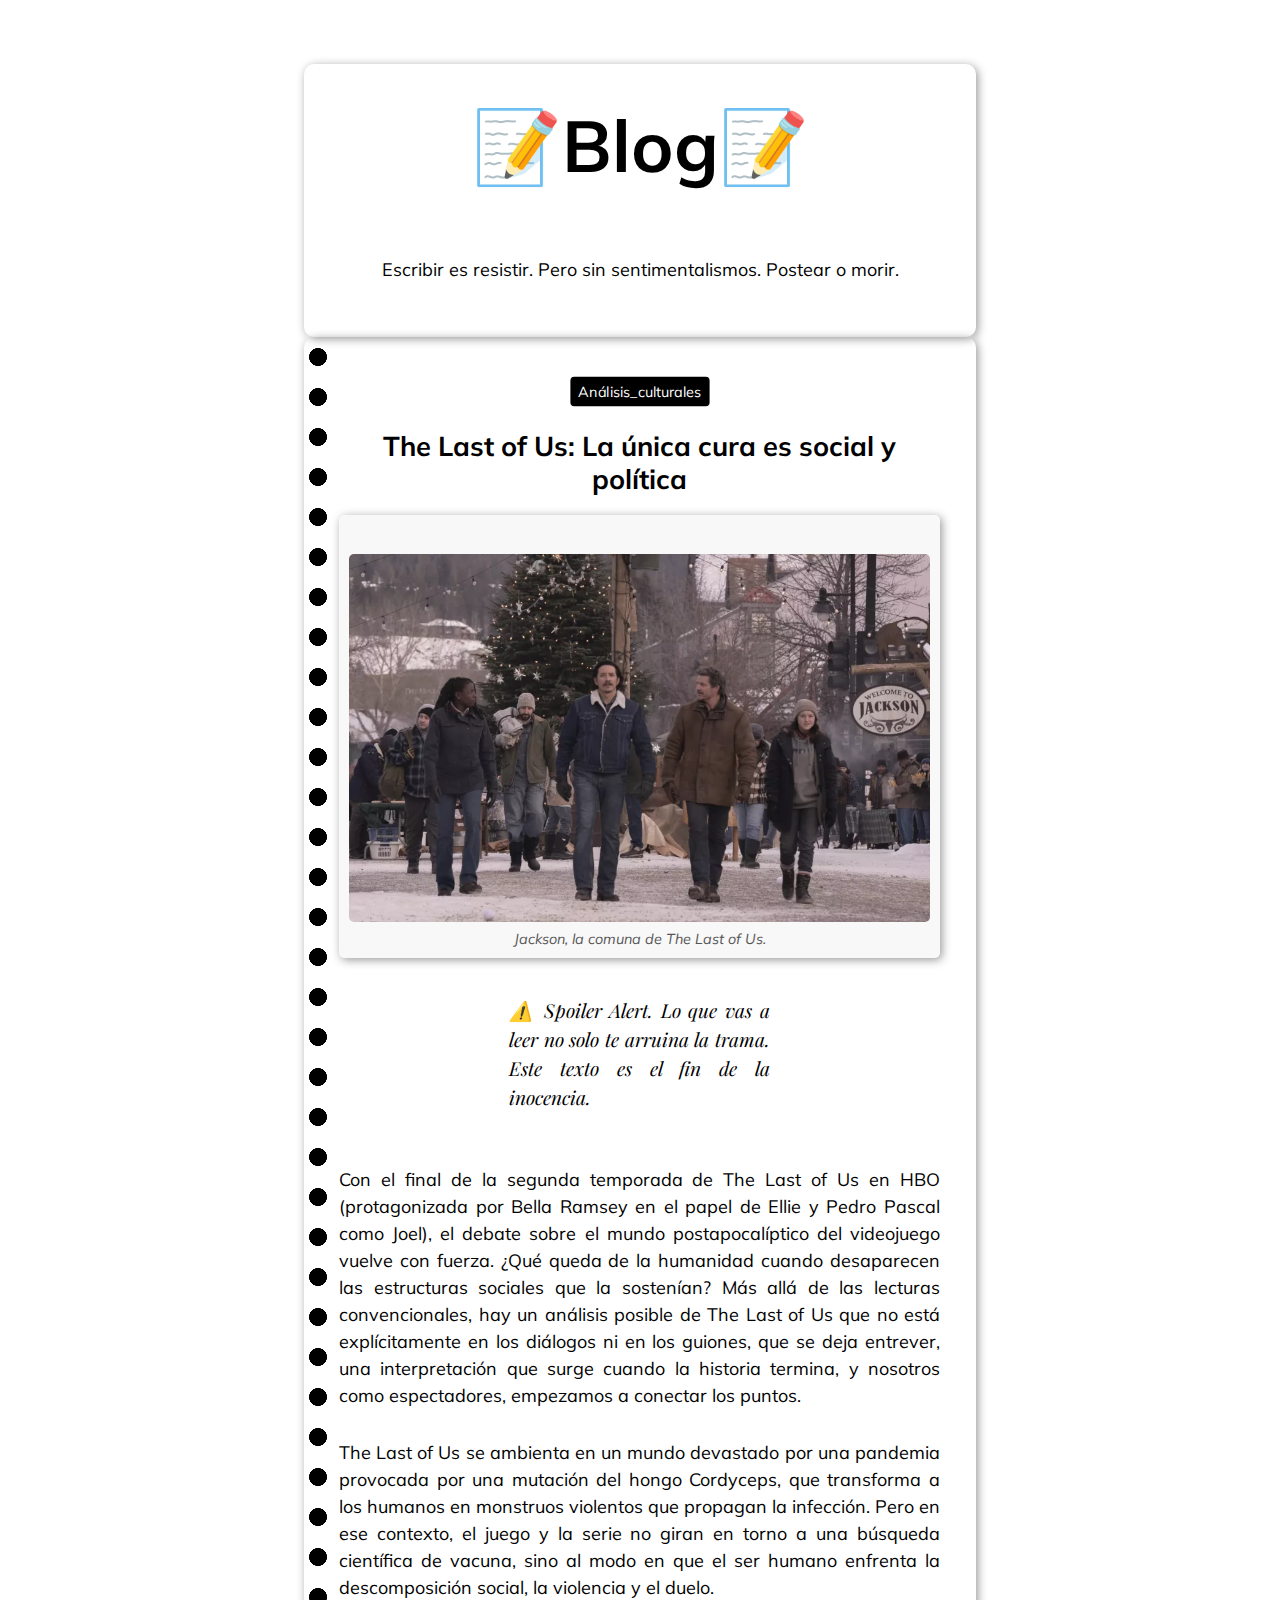
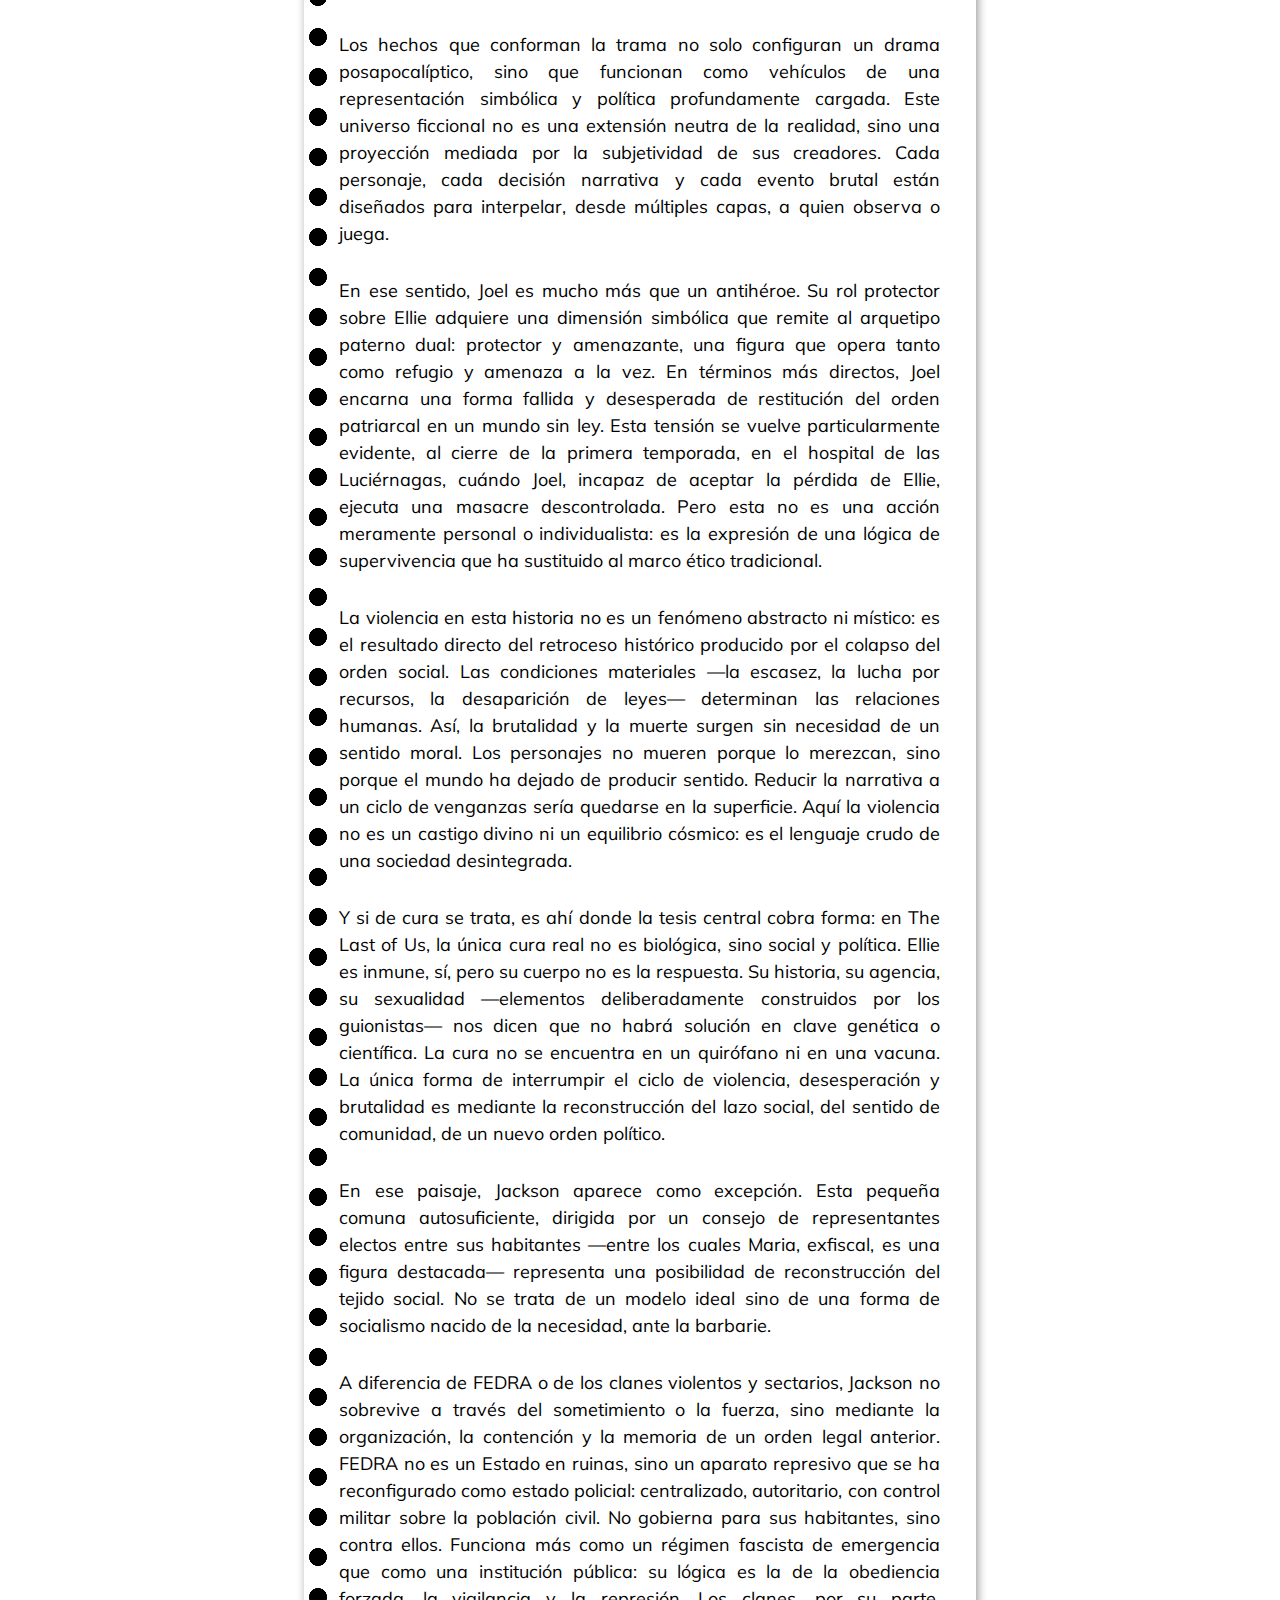
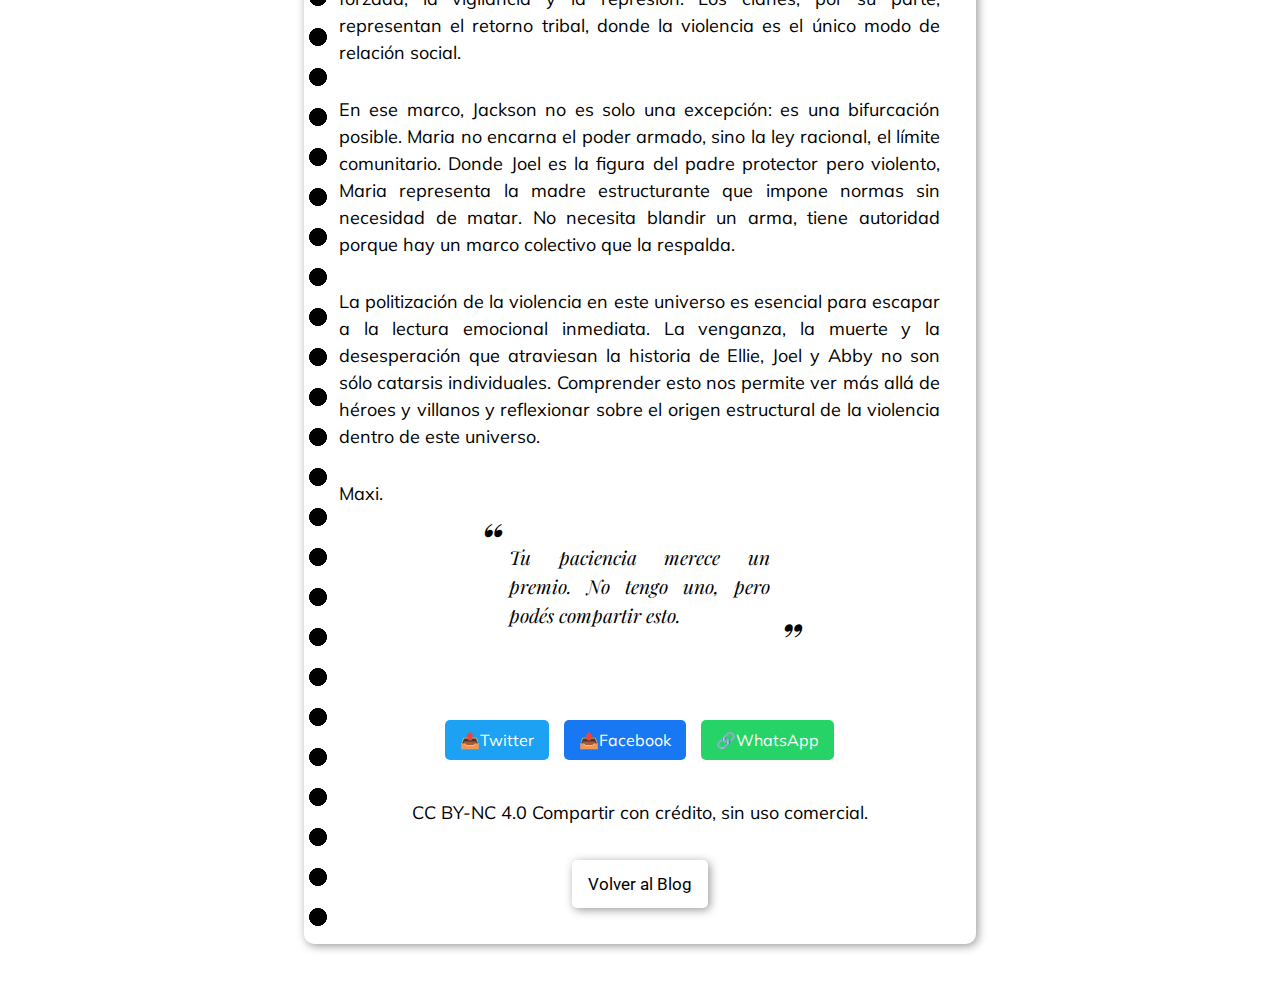
<file: blog/entradas/2025-06-07-TheLastOfUs.html>
<!DOCTYPE html>
<html lang="es">
<head>
    <title>The Last Of Us: La única cura es social y política</title>
    <meta charset="UTF-8">
    <meta name="viewport" content="width=device-width, initial-scale=1.0">
    <meta name="description" content="Analisis de 'The Last of Us'
(TLOU) como obra simbolica y politica.">
    <meta property="og:site_name" content="Blog. Postear o morir.">
    <meta property="og:image" content="../BlogIco.png">
    <meta property="og:title" content="The Last Of Us: La única cura es
social y política">
    <meta property="og:description" content="Analisis de 'The Last of
Us' (TLOU) como obra simbolica y politica.">
    <meta property="og:type" content="article">
    <meta name="category" content="Análisis_culturales">
    <meta property="og:url" content="">
    <link rel="icon" type="image/x-icon" href="../BlogIco.png">
    <link rel="stylesheet" href="../../style.css">
</head>
<body>
    <header class="container blog-header">
        <h1 class="catastrofe">📝Blog📝</h1>
        <p class="intro">Escribir es resistir. Pero sin sentimentalismos. Postear o morir.</p>
    </header>
    <main class="container">
        <article>
            <div class="tagcontainer">
                <p class="tag">Análisis_culturales</p>
            </div>
            <h1>The Last of Us: La única cura es social y
            política</h1>
            <figure>
                <img src="../imagenes/2025-06-07-TheLastOfUs.webp" alt="Jackson, la comuna de The Last of Us" class="post-image">
                <figcaption>Jackson, la comuna de The Last of Us.</figcaption>
            </figure>
            <div class="spoiler-alert"></div>
            <p>Con el final de la segunda temporada de The Last of Us en
            HBO (protagonizada por Bella Ramsey en el papel de Ellie y
            Pedro Pascal como Joel), el debate sobre el mundo
            postapocalíptico del videojuego vuelve con fuerza. ¿Qué
            queda de la humanidad cuando desaparecen las estructuras
            sociales que la sostenían? Más allá de las lecturas
            convencionales, hay un análisis posible de The Last of Us
            que no está explícitamente en los diálogos ni en los
            guiones, que se deja entrever, una interpretación que surge
            cuando la historia termina, y nosotros como espectadores,
            empezamos a conectar los puntos.</p>
            <p>The Last of Us se ambienta en un mundo devastado por una
            pandemia provocada por una mutación del hongo Cordyceps, que
            transforma a los humanos en monstruos violentos que propagan
            la infección. Pero en ese contexto, el juego y la serie no
            giran en torno a una búsqueda científica de vacuna, sino al
            modo en que el ser humano enfrenta la descomposición social,
            la violencia y el duelo.</p>
            <p>Los hechos que conforman la trama no solo configuran un
            drama posapocalíptico, sino que funcionan como vehículos de
            una representación simbólica y política profundamente
            cargada. Este universo ficcional no es una extensión neutra
            de la realidad, sino una proyección mediada por la
            subjetividad de sus creadores. Cada personaje, cada decisión
            narrativa y cada evento brutal están diseñados para
            interpelar, desde múltiples capas, a quien observa o
            juega.</p>
            <p>En ese sentido, Joel es mucho más que un antihéroe. Su
            rol protector sobre Ellie adquiere una dimensión simbólica
            que remite al arquetipo paterno dual: protector y
            amenazante, una figura que opera tanto como refugio y
            amenaza a la vez. En términos más directos, Joel encarna una
            forma fallida y desesperada de restitución del orden
            patriarcal en un mundo sin ley. Esta tensión se vuelve
            particularmente evidente, al cierre de la primera temporada,
            en el hospital de las Luciérnagas, cuándo Joel, incapaz de
            aceptar la pérdida de Ellie, ejecuta una masacre
            descontrolada. Pero esta no es una acción meramente personal
            o individualista: es la expresión de una lógica de
            supervivencia que ha sustituido al marco ético
            tradicional.</p>
            <p>La violencia en esta historia no es un fenómeno abstracto
            ni místico: es el resultado directo del retroceso histórico
            producido por el colapso del orden social. Las condiciones
            materiales —la escasez, la lucha por recursos, la
            desaparición de leyes— determinan las relaciones humanas.
            Así, la brutalidad y la muerte surgen sin necesidad de un
            sentido moral. Los personajes no mueren porque lo merezcan,
            sino porque el mundo ha dejado de producir sentido. Reducir
            la narrativa a un ciclo de venganzas sería quedarse en la
            superficie. Aquí la violencia no es un castigo divino ni un
            equilibrio cósmico: es el lenguaje crudo de una sociedad
            desintegrada.</p>
            <p>Y si de cura se trata, es ahí donde la tesis central
            cobra forma: en The Last of Us, la única cura real no es
            biológica, sino social y política. Ellie es inmune, sí, pero
            su cuerpo no es la respuesta. Su historia, su agencia, su
            sexualidad —elementos deliberadamente construidos por los
            guionistas— nos dicen que no habrá solución en clave
            genética o científica. La cura no se encuentra en un
            quirófano ni en una vacuna. La única forma de interrumpir el
            ciclo de violencia, desesperación y brutalidad es mediante
            la reconstrucción del lazo social, del sentido de comunidad,
            de un nuevo orden político.</p>
            <p>En ese paisaje, Jackson aparece como excepción. Esta
            pequeña comuna autosuficiente, dirigida por un consejo de
            representantes electos entre sus habitantes —entre los
            cuales Maria, exfiscal, es una figura destacada— representa
            una posibilidad de reconstrucción del tejido social. No se
            trata de un modelo ideal sino de una forma de socialismo
            nacido de la necesidad, ante la barbarie.</p>
            <p>A diferencia de FEDRA o de los clanes violentos y
            sectarios, Jackson no sobrevive a través del sometimiento o
            la fuerza, sino mediante la organización, la contención y la
            memoria de un orden legal anterior. FEDRA no es un Estado en
            ruinas, sino un aparato represivo que se ha reconfigurado
            como estado policial: centralizado, autoritario, con control
            militar sobre la población civil. No gobierna para sus
            habitantes, sino contra ellos. Funciona más como un régimen
            fascista de emergencia que como una institución pública: su
            lógica es la de la obediencia forzada, la vigilancia y la
            represión. Los clanes, por su parte, representan el retorno
            tribal, donde la violencia es el único modo de relación
            social.</p>
            <p>En ese marco, Jackson no es solo una excepción: es una
            bifurcación posible. Maria no encarna el poder armado, sino
            la ley racional, el límite comunitario. Donde Joel es la
            figura del padre protector pero violento, Maria representa
            la madre estructurante que impone normas sin necesidad de
            matar. No necesita blandir un arma, tiene autoridad porque
            hay un marco colectivo que la respalda. </p>
            <p>La politización de la violencia en este universo es
            esencial para escapar a la lectura emocional inmediata. La
            venganza, la muerte y la desesperación que atraviesan la
            historia de Ellie, Joel y Abby no son sólo catarsis
            individuales. Comprender esto nos permite ver más allá de
            héroes y villanos y reflexionar sobre el origen estructural
            de la violencia dentro de este universo.</p>
            <p>Maxi.</p>
            <div class="bloque-compartir"></div>
        </article>
        <div class="share-buttons">
            <a href="#" class="share-link" data-network="twitter">📤Twitter</a>
            <a href="#" class="share-link" data-network="facebook">📤Facebook</a>
            <a href="#" class="share-link" data-network="whatsapp">🔗WhatsApp</a>
        </div>
        <a class="intro" href="https://creativecommons.org/licenses/by-nc-sa/4.0/">CC BY-NC 4.0 Compartir con crédito, sin uso comercial.</a></li>
        <div>
            <button class=button onclick="location.href='../index.html'">Volver al Blog</button>
        </div>
    </main>
    <script src="../blog.js"></script>
</body>
</html>
</file>
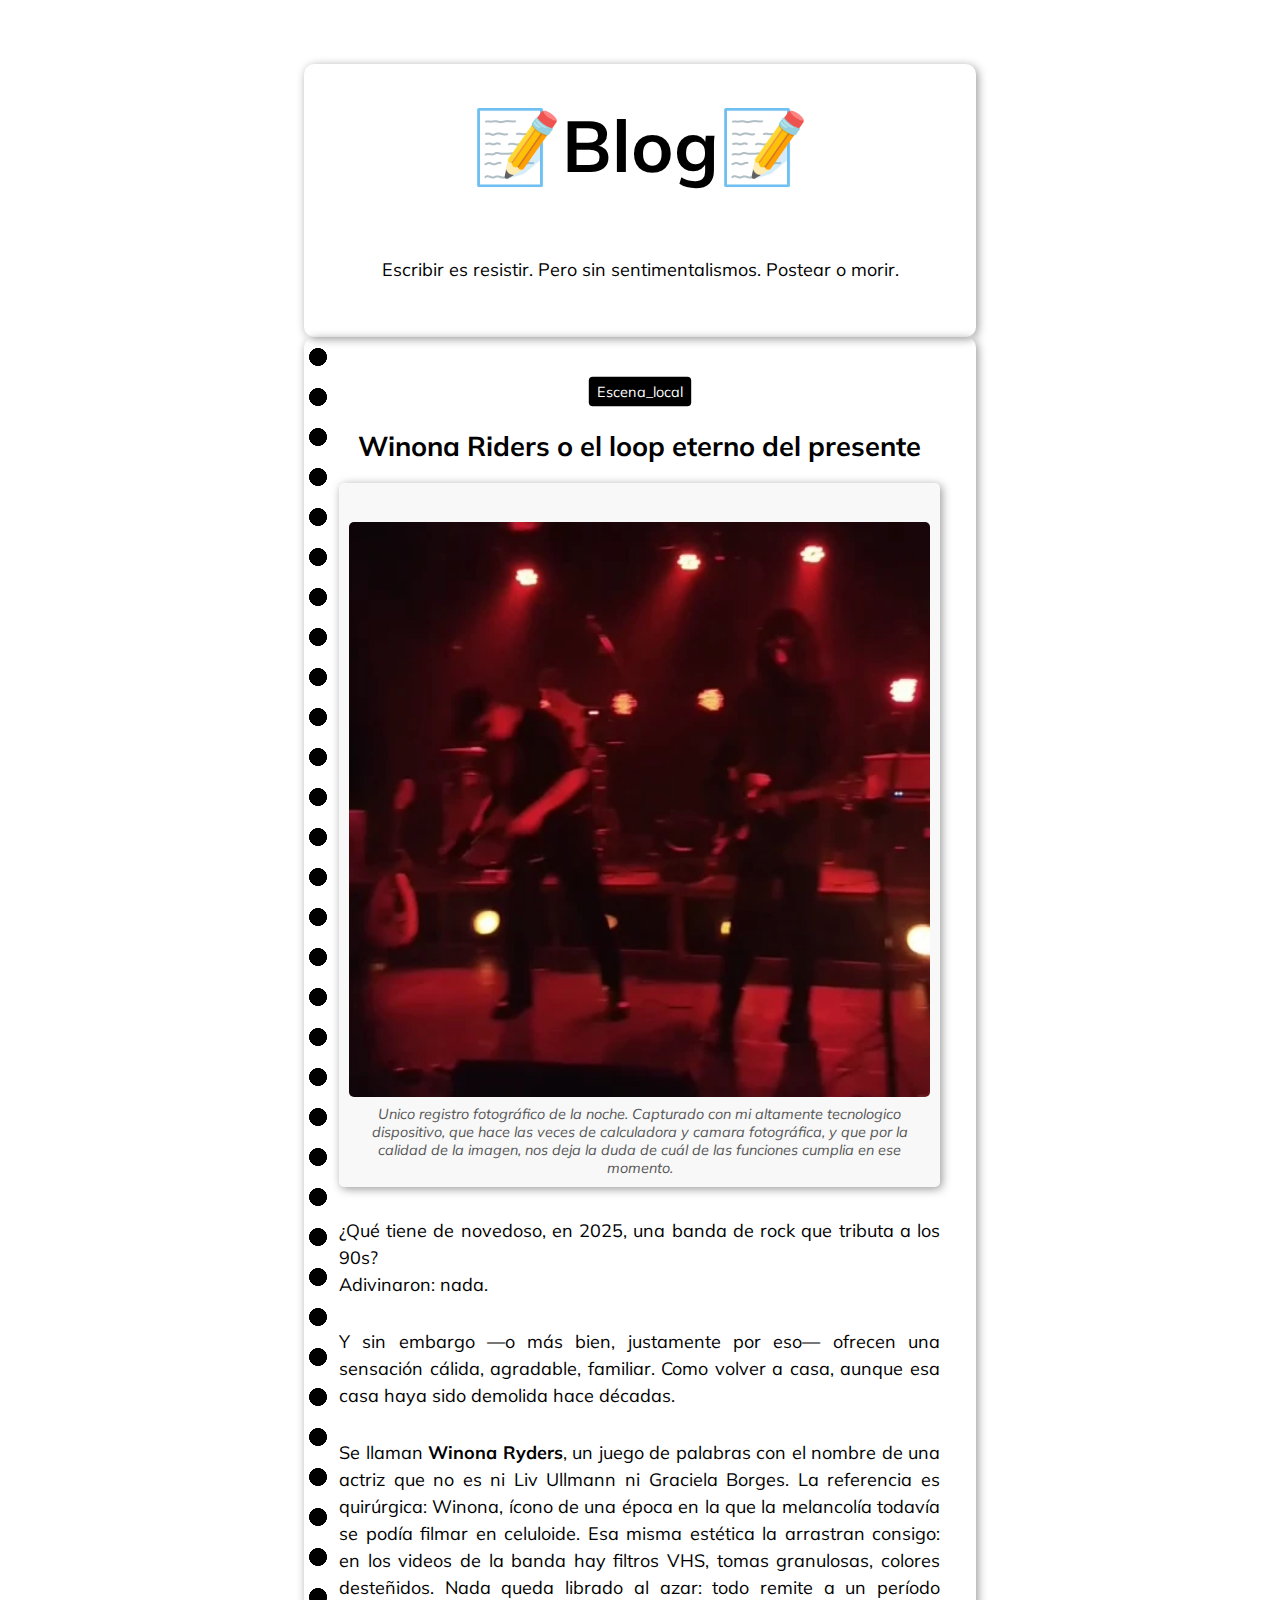
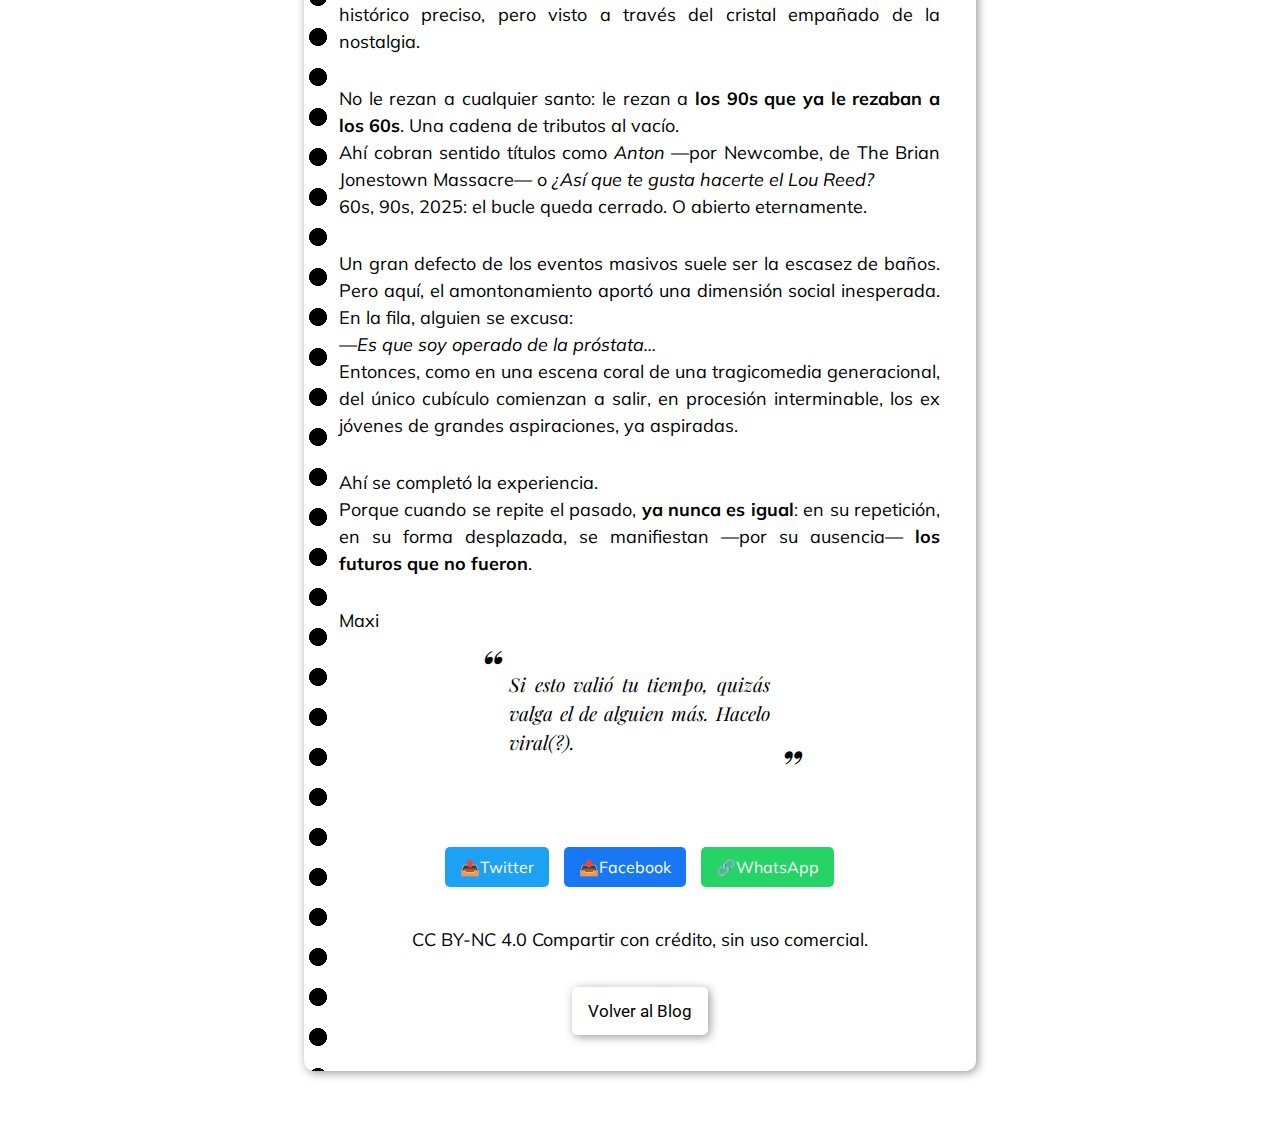
<file: blog/entradas/2025-07-15-WinonaRiders.html>
<!DOCTYPE html>
<html lang="es">
<head>
    <title>Winona Riders o el loop del eterno presente</title>
    <meta charset="UTF-8">
    <meta name="viewport" content="width=device-width, initial-scale=1.0">
    <meta name="description" content="Postmortem del recital de los
Winona en Tucumán">
    <meta property="og:site_name" content="Blog. Postear o morir.">
    <meta property="og:image" content="../BlogIco.png">
    <meta property="og:title" content="Winona Riders o el loop eterno del presente">
    <meta property="og:description" content="Postmortem del recital de
los Winona en Tucumán">
    <meta property="og:type" content="article">
    <meta name="category" content="Escena_local">
    <meta property="og:url" content="">
    <link rel="icon" type="image/x-icon" href="../BlogIco.png">
    <link rel="stylesheet" href="../../style.css">
</head>
<body>
    <header class="container blog-header">
        <h1 class="catastrofe">📝Blog📝</h1>
        <p class="intro">Escribir es resistir. Pero sin sentimentalismos. Postear o morir.</p>
    </header>
    <main class="container">
        <article>
            <div class="tagcontainer">
                <p class="tag">Escena_local</p>
            </div>
            <h1>Winona Riders o el loop eterno del
            presente</h1>
                <figure>
                <img src="../imagenes/2025-07-15-WinonaRiders.webp" alt="Winona Riders en Tucumán, 2025" width="800" height="450">
                <figcaption>Unico registro fotográfico de la noche. Capturado con mi altamente tecnologico dispositivo, que hace las veces de calculadora y camara fotográfica, y que por la calidad de la imagen, nos deja la duda de cuál de las funciones cumplia en ese momento.</figcaption>
                </figure>

            <p>¿Qué tiene de novedoso, en 2025, una banda de rock que
            tributa a los 90s?<br />
            Adivinaron: nada.</p>
            <p>Y sin embargo —o más bien, justamente por eso— ofrecen
            una sensación cálida, agradable, familiar. Como volver a
            casa, aunque esa casa haya sido demolida hace décadas.</p>
            <p>Se llaman <strong>Winona Ryders</strong>, un juego de
            palabras con el nombre de una actriz que no es ni Liv
            Ullmann ni Graciela Borges. La referencia es quirúrgica:
            Winona, ícono de una época en la que la melancolía todavía
            se podía filmar en celuloide. Esa misma estética la
            arrastran consigo: en los videos de la banda hay filtros
            VHS, tomas granulosas, colores desteñidos. Nada queda
            librado al azar: todo remite a un período histórico preciso,
            pero visto a través del cristal empañado de la
            nostalgia.</p>
            <p>No le rezan a cualquier santo: le rezan a <strong>los 90s
            que ya le rezaban a los 60s</strong>. Una cadena de tributos
            al vacío.<br />
            Ahí cobran sentido títulos como <em>Anton</em> —por
            Newcombe, de The Brian Jonestown Massacre— o <em>¿Así que te
            gusta hacerte el Lou Reed?</em><br />
            60s, 90s, 2025: el bucle queda cerrado. O abierto
            eternamente.</p>
            <p>Un gran defecto de los eventos masivos suele ser la
            escasez de baños. Pero aquí, el amontonamiento aportó una
            dimensión social inesperada. En la fila, alguien se
            excusa:<br />
            —<em>Es que soy operado de la próstata…</em><br />
            Entonces, como en una escena coral de una tragicomedia
            generacional, del único cubículo comienzan a salir, en
            procesión interminable, los ex jóvenes de grandes
            aspiraciones, ya aspiradas.</p>
            <p>Ahí se completó la experiencia.<br />
            Porque cuando se repite el pasado, <strong>ya nunca es
            igual</strong>: en su repetición, en su forma desplazada, se
            manifiestan —por su ausencia— <strong>los futuros que no
            fueron</strong>.</p>
            <p>Maxi</p>
            <div class="bloque-compartir"></div>
        </article>
        <div class="share-buttons">
            <a href="#" class="share-link" data-network="twitter">📤Twitter</a>
            <a href="#" class="share-link" data-network="facebook">📤Facebook</a>
            <a href="#" class="share-link" data-network="whatsapp">🔗WhatsApp</a>
        </div>
        <a class="intro" href="https://creativecommons.org/licenses/by-nc-sa/4.0/">CC BY-NC 4.0 Compartir con crédito, sin uso comercial.</a></li>
        <div>
            <button class=button onclick="location.href='../index.html'">Volver al Blog</button>
        </div>
    </main>
    <script src="../blog.js"></script>
</body>
</html>
</file>
<file: style.css>
@import url("https://fonts.googleapis.com/css2?family=Mulish:wght@400;700&display=swap");
@import url('https://fonts.googleapis.com/css2?family=Roboto&display=swap');
@import url('https://fonts.googleapis.com/css2?family=Playfair+Display:wght@400;700&display=swap');
:root {
  --shadow: 2px 2px 10px #999999, -2px -2px 10px #ffffff;
  --inner-shadow: inset 2px 2px 10px #999999, inset -2px -2px 10px #ffffff;
}

* {
  box-sizing: border-box;
}

body {
  align-items: center;
  background-color: #ffffff;
  display: flex;
  flex-direction: column;
  font-family: "Mulish", sans-serif;
  font-size: 112.5%;
  font-weight: 400;
  margin: 0;
  min-height: 100vh;
  padding-block: clamp(2rem, 10vw, 4rem);
}

.container {
  align-items: center;
  border-radius: 10px;
  box-shadow: var(--shadow);
  display: flex;
  flex-direction: column;
  gap: 2em;
  max-width: 672px;
  padding: clamp(1em, 5vw, 2em);
  width: 90%;
}

header {
  align-items: center;
  display: flex;
  flex-direction: column;
  gap: 1em;
}

h1 {
  font-size: clamp(1.9em, 7vw, 4em);
  font-weight: 700;
  margin: 0;
  text-align: center;
}
.catastrofe {
  font-size: clamp(3em, 7vw, 4em);
}

article h1 {
  font-size: 1.70rem; 
  font-weight: bold;
  line-height: 1.2;
}

article h2 {
  font-size: 1.40rem;
  text-align: left; 
}

h3, h4, h5 {
  text-align: center;
}

a {
  color: inherit;
  text-decoration: none;
}

a:focus, a:active {
  text-decoration: underline;
}
.picture {
  border-radius: 50%;
  box-shadow: var(--inner-shadow);
  height: 8em;
  position: relative;
  width: 8em;
}

.picture:hover, .picture:focus {
  box-shadow: var(--shadow);
  outline: none;
}

.picture::before {
  content: "";
  background: url("Normal.gif");
  background-size: contain;
  border-radius: 50%;
  inset: 0;
  position: absolute;
  z-index: -1;
}

main {
  align-items: center;
  display: flex;
  flex-direction: column;
  gap: 1em;
  vertical-align: middle;
}

.link {
  border-radius: 5px;
  box-shadow: var(--shadow);
  min-width: 20ch;
  padding: 0.5em 1em;
  text-align: center;
}

.link:hover, .link:focus {
  box-shadow: var(--inner-shadow);
  outline: none;
}

.link i {
  vertical-align: -13%;
}

.tablinks:hover, .button:hover {
  box-shadow: var(--inner-shadow);
  outline: none;
  }

.tabcontent {
  display: none;
}

.tabcontent.active {
  display: block;
}

.tab button {
  background-color: inherit;
  float: left;
  border: none;
  outline: none;
  cursor: pointer;
  border-radius: 5px;
  box-shadow: var(--shadow);
  min-width: 12ch;
  text-align: center;
  padding: 14px 16px;
  transition: 0.3s;
  font-size: 17px;
  font-family: Roboto;
  font-weight: bold;
}

.button {
  background-color: inherit;
  transition-duration: 0.4s;
  float: left;
  border: none;
  outline: none;
  cursor: pointer;
  border-radius: 5px;
  box-shadow: var(--shadow);
  min-width: 12ch;
  text-align: center;
  padding: 14px 16px;
  transition: 0.3s;
  font-size: 17px;
  font-family: Roboto;
  font-weight: normal;
}

.collapsible {
  align-items: center;
  display: flex;
  flex-direction: column;
  gap: 1em;
  vertical-align: middle;
  background-color: inherit;
  transition-duration: 0.4s;
  float: left;
  border: none;
  outline: none;
  cursor: pointer;
  border-radius: 5px;
  box-shadow: var(--shadow);
  min-width: 20ch;
  text-align: center;
  padding: 14px 16px;
  transition: 0.3s;
  font-size: 17px;
  font-family: Roboto;
  font-weight: bold;
}

.collapsible :hover {
  transform: scale(1.05)
}

.collapsible :active {
  transform: scale(1.05)
}

.share-buttons {
  text-align: center;
  margin-top: 20px;
}

.share-link {
  display: inline-block;
  padding: 10px 15px;
  border-radius: 5px;
  text-decoration: none;
  color: white;
  font-size: 16px;
  margin: 5px;
}

.share-link[data-network="twitter"] { background-color: #1DA1F2; } /* Twitter */
.share-link[data-network="facebook"] { background-color: #1877F2; } /* Facebook */
.share-link[data-network="whatsapp"] { background-color: #25D366; } /* WhatsApp */

.share-link:hover {
  opacity: 0.8;
}


p {
margin-top:5%;
width: 100%;
text-align: justify;
line-height: 1.5;
}

p.intro {
text-align: center;
}

a.intro{
text-align: center  
}

a:hover {
text-decoration: underline;
}

li {
line-height: 1.5;
margin-bottom: 10px; 
}

iframe {
  display: block;
  margin: 20px auto;
  max-width: 100%;
}

.cinefeed {
  
  border-radius: 5px;
  box-shadow: var(--shadow);
  max-width: 350px;
  
}

img {
  width: 100%;
  height: 100%;
  object-fit: contain;
  margin-top: 5%;
  }
.footer {
  border-radius: 5px;
  box-shadow: var(--shadow);
  background-color: #ffffff;
  position: relative;
  bottom: 0;
  width: 100%;
  text-align: center;
  margin-top: auto;
  padding-top: 25px;
  padding-bottom: 25px;
}

main.container {
  position: relative;
  padding-left: 35px; /* Espacio para las anillas */
}

main.container::before {
  content: "";
  position: absolute;
  left: 5px; /* Distancia del borde */
  top: 0;
  width: max(10px, min(2.5vw, 18px)); /* Tamaño adaptable, pero con límites */
  height: 100%;
  background: radial-gradient(circle, black 40%, transparent 42%);
  background-size: max(10px, min(2.5vw, 18px)) max(25px, min(6vw, 40px)); /* Tamaño proporcional con límites */
  background-repeat: repeat-y;
}

/* Ajuste para pantallas pequeñas */
@media (max-width: 600px) {
  main.container::before {
      width: max(8px, min(3vw, 14px));
      background-size: max(8px, min(3vw, 14px)) max(20px, min(7vw, 30px));
  }
}

.tabb {
  display: flex;
  flex-wrap: wrap-reverse;
  justify-content: center;
  overflow-x: auto;
  white-space: nowrap;
  gap: 10px;
  padding: 10px;
}

.tabb button {
  background: none;
  border: none;
  padding: 10px 20px;
  cursor: pointer;
  font-weight: bold;
  position: relative;
  overflow: hidden;
  transition: all 0.3s ease;
}

.tabb-inicio {
  background-color: #FFFF00 !important;
  border-radius: 10px 10px 0 0;
  opacity: 0.6;
}

.tabb-analisis {
  background-color: #00FF00 !important;
  border-radius: 10px 10px 0 0;
  opacity: 0.6;
}

.tabb-escena {
  background-color: #FF9900 !important;
  border-radius: 10px 10px 0 0;
  opacity: 0.6;
}

.tabb-tutoriales {
  background-color: #00BFFF !important;
  border-radius: 10px 10px 0 0;
  opacity: 0.6;
}

.tabb button.active {
  opacity: 1;
  background-color: #4CAF50; /* Cambia el color de fondo en la pestaña activa */
}

.tabb button:hover {
  opacity: 0.9;
}

.post-list {
  padding: 10px;
}

#pagination\.inicio, #pagination\.analisis, #pagination\.escena, #pagination\.tutoriales {
  display: flex;
  justify-content: center;
  gap: 10px;
}

figure {
  display: flex;
  flex-direction: column;
  align-items: center;
  justify-content: center;
  max-width: 100%;
  margin: 20px auto;
  padding: 10px;
  border-radius: 5px;
  box-shadow: var(--shadow);
  background-color: #f8f8f8;
}

figure img {
  max-width: 100%;
  height: auto;
  border-radius: 5px;
}

figcaption {
  font-size: 0.9rem;
  font-style: italic;
  text-align: center;
  margin-top: 8px;
  color: #555;
}

.bloque-compartir, .spoiler-alert {
  width: 50%;  /* 75% es 1/8 de margen a cada lado (100% - 12.5% - 12.5% = 75%) */
  margin: 5px auto;
  padding: 5px 20px;
  font-family: 'Playfair Display', serif;  /* Fuente con serifs para dar un aire clásico */
  font-size: 1.2rem;
  font-style: italic;
  text-align: center;
  color: black;
  position: relative;
}

/* Comillas grandes antes y después del texto */
.bloque-compartir::before,
.bloque-compartir::after {
  content: "“";
  font-size: 3rem;
  color: black;
  position: absolute;
  font-weight: bold;
  line-height: 1;
}

.bloque-compartir::before {
  left: -10px;
  top: -10px;
}

.bloque-compartir::after {
  content: "”";
  right: -10px;
  bottom: -10px;
}

/* Estilos generales */
.carousel-wrapper {
  position: relative;
  width: 100%;
  overflow: hidden;
}

/* Carrusel */
.carousel {
  display: flex;
  transition: transform 0.3s ease-in-out;
}

.carousel-item {
  flex: 0 0 100%;
  scroll-snap-align: center;
}

.carousel-item img {
  width: 100%;
  display: block;
}

/* Flechas */
.carousel-arrows {
  position: absolute;
  top: 50%;
  width: 100%;
  display: flex;
  justify-content: space-between;
  transform: translateY(-50%);
  pointer-events: none;
}

.carousel-arrows button {
  width: 40px;  /* Tamaño fijo */
  height: 40px; /* Igual al ancho */
  background: rgba(0, 0, 0, 0.5);
  color: white;
  font-size: 2rem;
  border: none;
  border-radius: 50%;
  cursor: pointer;
  pointer-events: auto;
}

/* Puntos de paginación */
.carousel-dots {
  display: flex;
  justify-content: center;
  margin-top: 10px;
}

.dot {
  width: 10px;
  height: 10px;
  margin: 0 5px;
  background: #ccc;
  border-radius: 50%;
  cursor: pointer;
}

.dot.active {
  background: #333;
}

.tag {
  display: inline-block;
  max-width: fit-content; /* Hace que el cuadro se ajuste al tamaño del texto */
  padding: 5px 10px; /* Espacio extra alrededor del texto */
  background-color: black; /* Fondo negro */
  color: white; /* Texto blanco */
  border-radius: 5px; /* Bordes redondeados */
  text-align: center; 
  margin: 0 auto 20px;/* Centra el texto */
  transform: scale(0.8);
}

.tagcontainer {
  width: 100%; /* Asegura que el contenedor ocupe todo el ancho disponible */
  display: flex;
  justify-content: center; /* Centra horizontalmente el contenido */
}
</file>
<file: exmachina/style-bladerunner.css>
@import url("https://fonts.googleapis.com/css2?family=Mulish:wght@400;700&display=swap");
@import url('https://fonts.googleapis.com/css2?family=Roboto&display=swap');
@import url('https://fonts.googleapis.com/css2?family=Playfair+Display:wght@400;700&display=swap');
:root {
  --shadow: 2px 2px 10px #999999, -2px -2px 10px #ffffff;
  --inner-shadow: inset 2px 2px 10px #999999, inset -2px -2px 10px #ffffff;
}

* {
  box-sizing: border-box;
}

body {
  align-items: center;
  display: flex;
  flex-direction: column;
  margin: 0;
  min-height: 100vh;
  padding-block: clamp(2rem, 10vw, 4rem);
  background-color: #001f02e6;
  background-image: 
    linear-gradient(rgba(10, 20, 10, 0.3) 1px, transparent 1px),
    linear-gradient(90deg, rgba(10, 20, 10, 0.3) 1px, transparent 1px);
  background-size: 20px 20px;
  color: #00ff41;
  font-family: 'Courier New', monospace;
  line-height: 1.6;
}

.container {
  align-items: center;
  border-radius: 10px;
  box-shadow: var(--shadow);
  display: flex;
  flex-direction: column;
  gap: 2em;
  max-width: 672px;
  padding: clamp(1em, 5vw, 2em);
  width: 90%;
}

header {
  align-items: center;
  display: flex;
  flex-direction: column;
  gap: 1em;
}

h1 {
  font-size: clamp(1.9em, 7vw, 4em);
  font-weight: 700;
  margin: 0;
  text-align: center;
}
.catastrofe {
  font-size: clamp(3em, 7vw, 4em);
}

article h1 {
  font-size: 1.70rem; 
  font-weight: bold;
  line-height: 1.2;
}

article h2 {
  font-size: 1.40rem;
  text-align: left; 
}

h3, h4, h5 {
  text-align: center;
}

a {
  color: inherit;
  text-decoration: none;
}

a:focus, a:active {
  text-decoration: underline;
}
.picture {
  border-radius: 50%;
  box-shadow: var(--inner-shadow);
  height: 8em;
  position: relative;
  width: 8em;
}

.picture:hover, .picture:focus {
  box-shadow: var(--shadow);
  outline: none;
}

.picture::before {
  content: "";
  background: url("Normal.gif");
  background-size: contain;
  border-radius: 50%;
  inset: 0;
  position: absolute;
  z-index: -1;
}

main {
  align-items: center;
  display: flex;
  flex-direction: column;
  gap: 1em;
  vertical-align: middle;
}

.link {
  border-radius: 5px;
  box-shadow: var(--shadow);
  min-width: 20ch;
  padding: 0.5em 1em;
  text-align: center;
}

.link:hover, .link:focus {
  box-shadow: var(--inner-shadow);
  outline: none;
}

.link i {
  vertical-align: -13%;
}

.tablinks:hover, .button:hover {
  box-shadow: var(--inner-shadow);
  outline: none;
  }

.tabcontent {
  display: none;
}

.tabcontent.active {
  display: block;
}

.tab button {
  background-color: inherit;
  float: left;
  border: none;
  outline: none;
  cursor: pointer;
  border-radius: 5px;
  box-shadow: var(--shadow);
  min-width: 12ch;
  text-align: center;
  padding: 14px 16px;
  transition: 0.3s;
  font-size: 17px;
  font-family: Roboto;
  font-weight: bold;
}

.button {
  background-color: inherit;
  transition-duration: 0.4s;
  float: left;
  border: none;
  outline: none;
  cursor: pointer;
  border-radius: 5px;
  box-shadow: var(--shadow);
  min-width: 12ch;
  text-align: center;
  padding: 14px 16px;
  transition: 0.3s;
  font-size: 17px;
  font-family: Roboto;
  font-weight: normal;
}

.collapsible {
  align-items: center;
  display: flex;
  flex-direction: column;
  gap: 1em;
  vertical-align: middle;
  background-color: inherit;
  transition-duration: 0.4s;
  float: left;
  border: none;
  outline: none;
  cursor: pointer;
  border-radius: 5px;
  box-shadow: var(--shadow);
  min-width: 20ch;
  text-align: center;
  padding: 14px 16px;
  transition: 0.3s;
  font-size: 17px;
  font-family: Roboto;
  font-weight: bold;
}

.collapsible :hover {
  transform: scale(1.05)
}

.collapsible :active {
  transform: scale(1.05)
}

.share-buttons {
  text-align: center;
  margin-top: 20px;
}

.share-link {
  display: inline-block;
  padding: 10px 15px;
  border-radius: 5px;
  text-decoration: none;
  color: white;
  font-size: 16px;
  margin: 5px;
}

.share-link[data-network="twitter"] { background-color: #1DA1F2; } /* Twitter */
.share-link[data-network="facebook"] { background-color: #1877F2; } /* Facebook */
.share-link[data-network="whatsapp"] { background-color: #25D366; } /* WhatsApp */

.share-link:hover {
  opacity: 0.8;
}


p {
margin-top:5%;
width: 100%;
text-align: justify;
line-height: 1.5;
}

p.intro {
text-align: center;
}

a.intro{
text-align: center  
}

a:hover {
text-decoration: underline;
}

li {
line-height: 1.5;
margin-bottom: 10px; 
}

iframe {
  display: block;
  margin: 20px auto;
  max-width: 100%;
}

.cinefeed {
  
  border-radius: 5px;
  box-shadow: var(--shadow);
  max-width: 350px;
  
}

img {
  width: 100%;
  height: 100%;
  object-fit: contain;
  margin-top: 5%;
  }
.footer {
  border-radius: 5px;
  box-shadow: var(--shadow);
  background-color: #ffffff;
  position: relative;
  bottom: 0;
  width: 100%;
  text-align: center;
  margin-top: auto;
  padding-top: 25px;
  padding-bottom: 25px;
}

main.container {
  position: relative;
  padding-left: 35px; /* Espacio para las anillas */
}

main.container::before {
  content: "";
  position: absolute;
  left: 5px; /* Distancia del borde */
  top: 0;
  width: max(10px, min(2.5vw, 18px)); /* Tamaño adaptable, pero con límites */
  height: 100%;
  background: radial-gradient(circle, black 40%, transparent 42%);
  background-size: max(10px, min(2.5vw, 18px)) max(25px, min(6vw, 40px)); /* Tamaño proporcional con límites */
  background-repeat: repeat-y;
}

/* Ajuste para pantallas pequeñas */
@media (max-width: 600px) {
  main.container::before {
      width: max(8px, min(3vw, 14px));
      background-size: max(8px, min(3vw, 14px)) max(20px, min(7vw, 30px));
  }
}

.tabb {
  display: flex;
  flex-wrap: wrap-reverse;
  justify-content: center;
  overflow-x: auto;
  white-space: nowrap;
  gap: 10px;
  padding: 10px;
}

.tabb button {
  background: none;
  border: none;
  padding: 10px 20px;
  cursor: pointer;
  font-weight: bold;
  position: relative;
  overflow: hidden;
  transition: all 0.3s ease;
}

.tabb-root {
  background-color: #FFFF00 !important;
  border-radius: 10px 10px 0 0;
  opacity: 0.6;
}

.tabb-analisis {
  background-color: #00FF00 !important;
  border-radius: 10px 10px 0 0;
  opacity: 0.6;
}

.tabb-error {
  background-color: #ff2400  !important;
  border-radius: 10px 10px 0 0;
  opacity: 0.6;
}

.tabb button.active {
  opacity: 1;
  background-color: #4CAF50; /* Cambia el color de fondo en la pestaña activa */
}

.tabb button:hover {
  opacity: 0.9;
}

.post-list {
  padding: 10px;
}

#pagination\.root, #pagination\.analisis, #pagination\.errorLog {
  display: flex;
  justify-content: center;
  gap: 10px;
}

figure {
  display: flex;
  flex-direction: column;
  align-items: center;
  justify-content: center;
  max-width: 100%;
  margin: 20px auto;
  padding: 10px;
  border-radius: 5px;
  box-shadow: var(--shadow);
  background-color: #f8f8f8;
}

figure img {
  max-width: 100%;
  height: auto;
  border-radius: 5px;
}

figcaption {
  font-size: 0.9rem;
  font-style: italic;
  text-align: center;
  margin-top: 8px;
  color: #555;
}

.bloque-compartir, .spoiler-alert {
  width: 50%;  /* 75% es 1/8 de margen a cada lado (100% - 12.5% - 12.5% = 75%) */
  margin: 5px auto;
  padding: 5px 20px;
  font-family: 'Playfair Display', serif;  /* Fuente con serifs para dar un aire clásico */
  font-size: 1.2rem;
  font-style: italic;
  text-align: center;
  color: black;
  position: relative;
}

/* Comillas grandes antes y después del texto */
.bloque-compartir::before,
.bloque-compartir::after {
  content: "“";
  font-size: 3rem;
  color: black;
  position: absolute;
  font-weight: bold;
  line-height: 1;
}

.bloque-compartir::before {
  left: -10px;
  top: -10px;
}

.bloque-compartir::after {
  content: "”";
  right: -10px;
  bottom: -10px;
}

/* Estilos generales */
.carousel-wrapper {
  position: relative;
  width: 100%;
  overflow: hidden;
}

/* Carrusel */
.carousel {
  display: flex;
  transition: transform 0.3s ease-in-out;
}

.carousel-item {
  flex: 0 0 100%;
  scroll-snap-align: center;
}

.carousel-item img {
  width: 100%;
  display: block;
}

/* Flechas */
.carousel-arrows {
  position: absolute;
  top: 50%;
  width: 100%;
  display: flex;
  justify-content: space-between;
  transform: translateY(-50%);
  pointer-events: none;
}

.carousel-arrows button {
  width: 40px;  /* Tamaño fijo */
  height: 40px; /* Igual al ancho */
  background: rgba(0, 0, 0, 0.5);
  color: white;
  font-size: 2rem;
  border: none;
  border-radius: 50%;
  cursor: pointer;
  pointer-events: auto;
}

/* Puntos de paginación */
.carousel-dots {
  display: flex;
  justify-content: center;
  margin-top: 10px;
}

.dot {
  width: 10px;
  height: 10px;
  margin: 0 5px;
  background: #ccc;
  border-radius: 50%;
  cursor: pointer;
}

.dot.active {
  background: #333;
}

.tag {
  display: inline-block;
  max-width: fit-content; /* Hace que el cuadro se ajuste al tamaño del texto */
  padding: 5px 10px; /* Espacio extra alrededor del texto */
  background-color: black; /* Fondo negro */
  color: white; /* Texto blanco */
  border-radius: 5px; /* Bordes redondeados */
  text-align: center; 
  margin: 0 auto 20px;/* Centra el texto */
  transform: scale(0.8);
}

.tagcontainer {
  width: 100%; /* Asegura que el contenedor ocupe todo el ancho disponible */
  display: flex;
  justify-content: center; /* Centra horizontalmente el contenido */
}

/* === ESTILO BLADE RUNNER === */
h1, h2 {
  text-shadow: 2px 0 #ff00ff, -2px 0 #00ffff;
  animation: glitch 1s infinite alternate;
}

@keyframes glitch {
  0% { text-shadow: 2px 0 #ff00ff, -2px 0 #00ffff; }
  100% { text-shadow: -2px 0 #ff00ff, 2px 0 #00ffff; }
}

a {
  color: #00ffff;
  text-decoration: none;
  border-bottom: 1px dashed #00ffff;
}

a:hover {
  color: #ff00ff;
  border-bottom: 1px solid #ff00ff;
}

body::after {
  content: "";
  position: fixed;
  top: 0;
  left: 0;
  right: 0;
  bottom: 0;
  background: linear-gradient(to bottom, rgba(0, 255, 65, 0.05) 1px, transparent 1px);
  background-size: 100% 4px;
  pointer-events: none;
  z-index: 100;
}

/* === ESTILO EXTENDIDO === */
.tab button, .button, .collapsible {
  background-color: #111;
  color: #00ff41;
  font-family: 'Courier New', monospace;
  border: 1px solid #00ff41;
  border-radius: 2px;
  padding: 10px 14px;
  box-shadow: 0 0 5px #00ff41;
  transition: all 0.3s ease;
}

.tab button:hover, .button:hover, .collapsible:hover {
  background-color: #0f0f0f;
  color: #ff00ff;
  box-shadow: 0 0 10px #ff00ff;
}

.link {
  border: 1px dashed #00ffff;
  padding: 0.5em 1em;
  display: inline-block;
  transition: all 0.3s ease;
  background-color: #000;
}

.link:hover {
  background-color: #111;
  color: #ff00ff;
  border: 1px solid #ff00ff;
}
</file>
